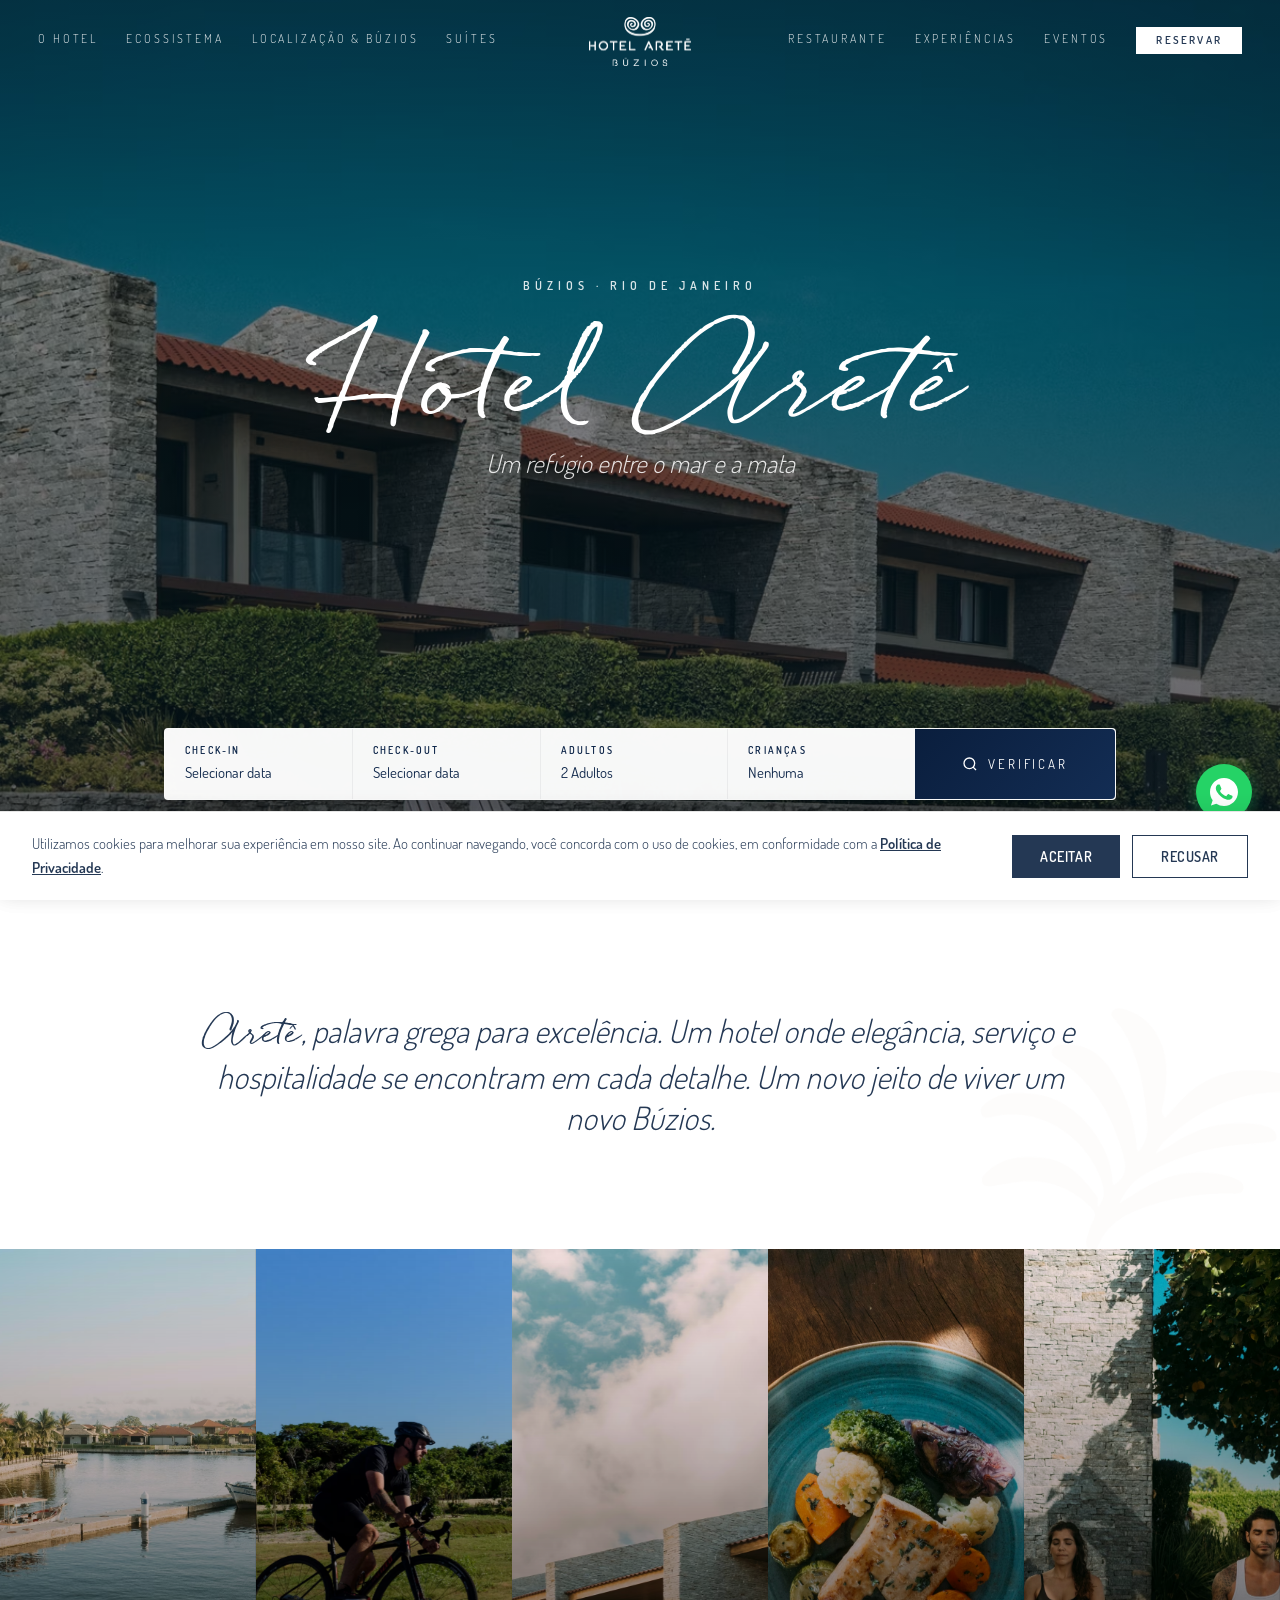
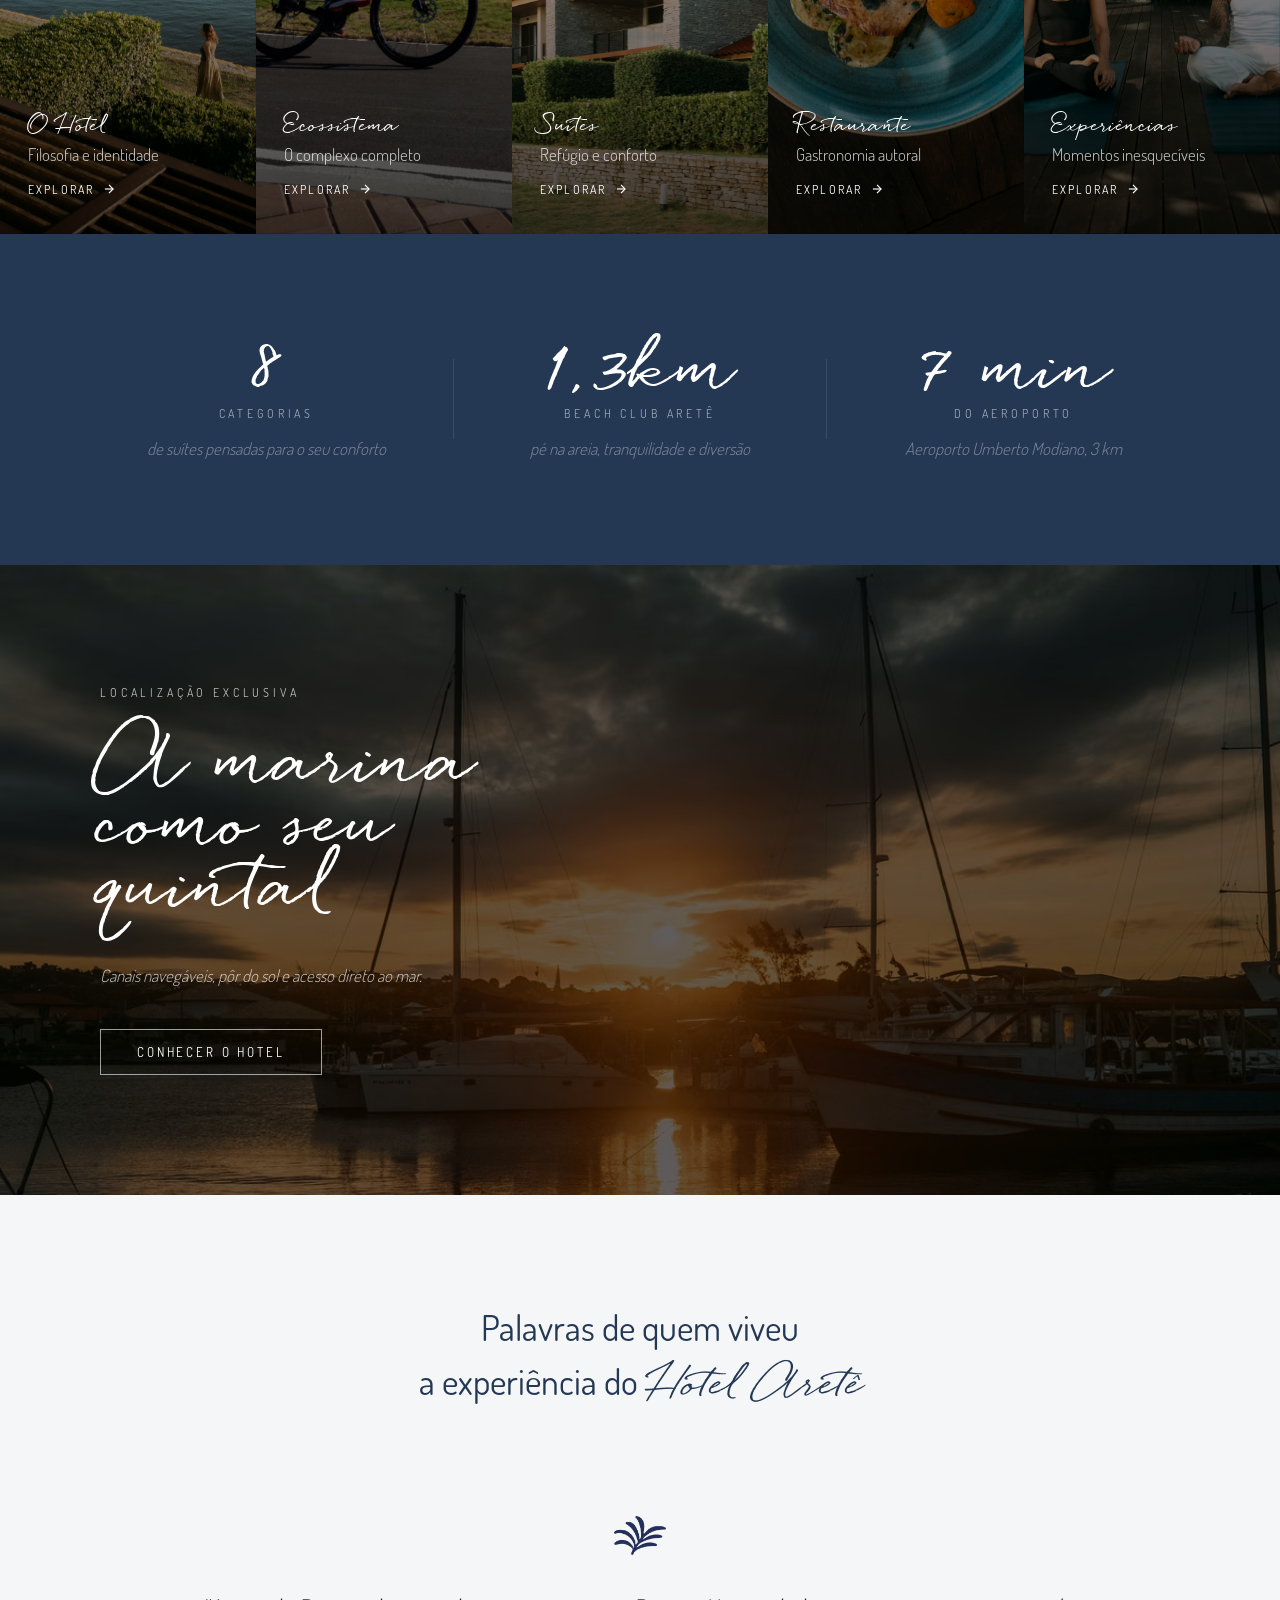
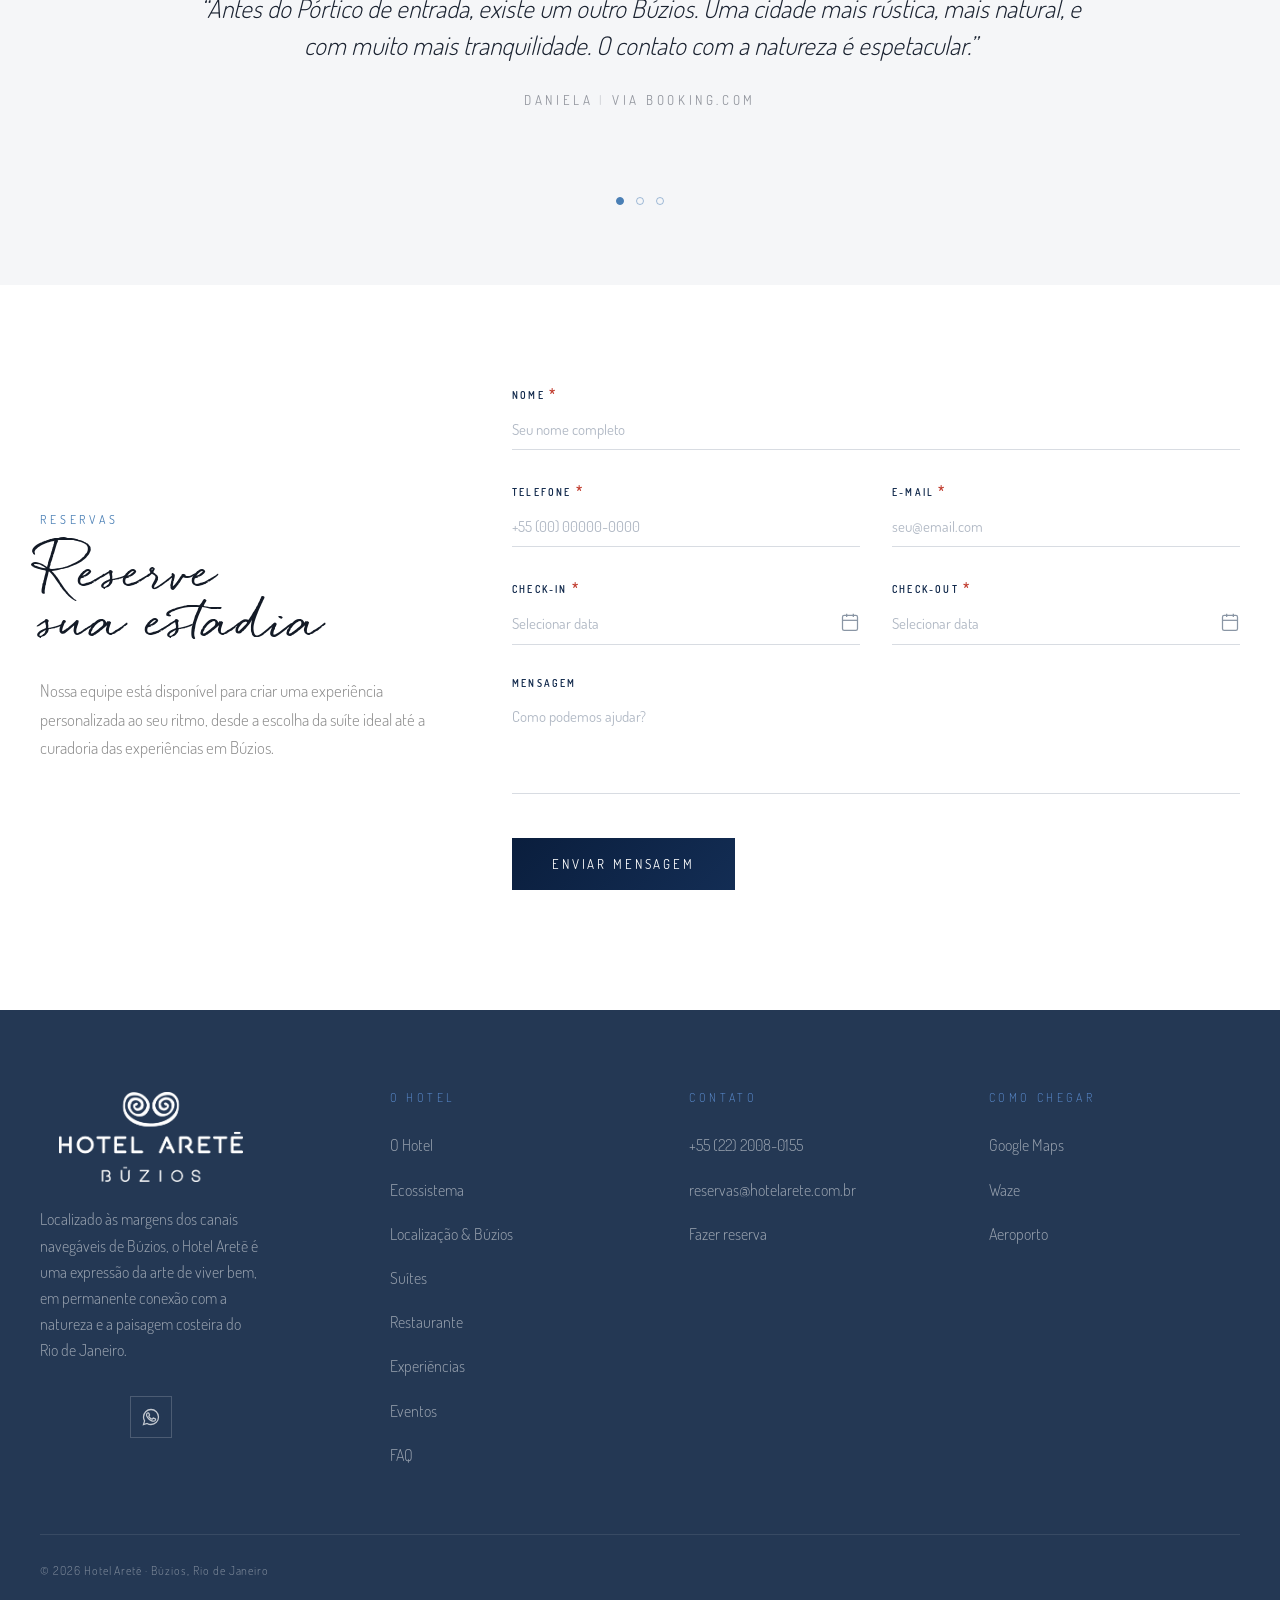
<file: index.html>
﻿<!DOCTYPE html>
<html lang="pt-BR">
<head>
  <meta charset="UTF-8">
  <meta name="viewport" content="width=device-width, initial-scale=1.0">
  <title>Hotel Aretê | Búzios</title>
  <meta name="description" content="Hotel Aretê em Búzios, um refúgio entre o mar e a mata.">
  <link rel="stylesheet" href="assets/css/site.css">
  <link rel="preload" as="image" href="assets/home/HERO-HOTEL.avif" fetchpriority="high">
</head>
<body>
  <header class="site-header">
    <nav class="site-nav" aria-label="Principal">
      <div class="nav-group left">
        <a class="nav-link" href="hotel.html">O Hotel</a>
        <a class="nav-link" href="ecossistema.html">Ecossistema</a>
        <a class="nav-link" href="localizacao.html">Localização & Búzios</a>
        <a class="nav-link" href="suites.html">Suítes</a>
      </div>

      <a class="brand" href="index.html" aria-label="Hotel Aretê Búzios">
        <img class="brand-logo brand-logo-white" src="assets/logos/191010_Marca_Hotel_Arete_Buzios_Vert_Mono.avif" alt="Hotel Aretê Búzios">
        <img class="brand-logo brand-logo-blue" src="assets/logos/191010_Marca_Hotel_Arete_Buzios_Vert_RGB.avif" alt="Hotel Aretê Búzios">
      </a>

      <div class="nav-group right">
        <a class="nav-link" href="restaurante.html">Restaurante</a>
        <a class="nav-link" href="experiencias.html">Experiências</a>
        <a class="nav-link" href="eventos.html">Eventos</a>
        <a class="nav-btn-reservar" href="https://book.omnibees.com/hotel/21102" target="_blank" rel="noopener">Reservar</a>
      </div>
    </nav>
  </header>

  <main>
    <section class="hero hero-home" id="hero" style="background-image:url('assets/home/HERO-HOTEL.avif')">
      <div class="hero-inner">
        <div class="hero-kicker">Búzios · Rio de Janeiro</div>
        <h1 class="hero-title">Hotel <em>Aretê</em></h1>
        <p class="hero-subtitle">Um refúgio entre o mar e a mata</p>
      </div>

      <div class="booking-bar">
        <div class="booking-bar-inner">
          <div class="booking-field custom-select" id="checkinField">
            <label class="booking-label">Check-in</label>
            <div class="booking-display placeholder" id="checkinDisplay">Selecionar data</div>
            <div class="booking-dropdown booking-calendar" id="checkinDropdown">
              <div class="cal-header">
                <button class="cal-nav cal-prev" type="button">&lsaquo;</button>
                <span class="cal-month-label"></span>
                <button class="cal-nav cal-next" type="button">&rsaquo;</button>
              </div>
              <div class="cal-grid">
                <span class="cal-dow">dom</span><span class="cal-dow">seg</span><span class="cal-dow">ter</span><span class="cal-dow">qua</span><span class="cal-dow">qui</span><span class="cal-dow">sex</span><span class="cal-dow">sáb</span>
              </div>
              <div class="cal-days"></div>
            </div>
          </div>
          <div class="booking-field custom-select" id="checkoutField">
            <label class="booking-label">Check-out</label>
            <div class="booking-display placeholder" id="checkoutDisplay">Selecionar data</div>
            <div class="booking-dropdown booking-calendar" id="checkoutDropdown">
              <div class="cal-header">
                <button class="cal-nav cal-prev" type="button">&lsaquo;</button>
                <span class="cal-month-label"></span>
                <button class="cal-nav cal-next" type="button">&rsaquo;</button>
              </div>
              <div class="cal-grid">
                <span class="cal-dow">dom</span><span class="cal-dow">seg</span><span class="cal-dow">ter</span><span class="cal-dow">qua</span><span class="cal-dow">qui</span><span class="cal-dow">sex</span><span class="cal-dow">sáb</span>
              </div>
              <div class="cal-days"></div>
            </div>
          </div>
          <div class="booking-field custom-select" id="adultsField">
            <label class="booking-label">Adultos</label>
            <div class="booking-display" id="adultsDisplay">2 Adultos</div>
            <div class="booking-dropdown" id="adultsDropdown">
              <div class="booking-option selected" data-value="2">2 Adultos</div>
              <div class="booking-option" data-value="1">1 Adulto</div>
              <div class="booking-option" data-value="3">3 Adultos</div>
              <div class="booking-option" data-value="4">4 Adultos</div>
            </div>
          </div>
          <div class="booking-field custom-select" id="childrenField">
            <label class="booking-label">Crianças</label>
            <div class="booking-display" id="childrenDisplay">Nenhuma</div>
            <div class="booking-dropdown" id="childrenDropdown">
              <div class="booking-option selected" data-value="0">Nenhuma</div>
              <div class="booking-option" data-value="1">1 Criança</div>
              <div class="booking-option" data-value="2">2 Crianças</div>
            </div>
          </div>
          <button class="booking-btn" type="button">
            <svg viewBox="0 0 24 24"><circle cx="11" cy="11" r="8"/><line x1="21" y1="21" x2="16.65" y2="16.65"/></svg>
            Verificar
          </button>
        </div>
      </div>
    </section>

    <section class="manifesto manifesto--spaced manifesto--no-lines" id="hotel">
      <div class="manifesto-ghost-bg" aria-hidden="true"></div>
      <div class="manifesto-inner">
        <p class="manifesto-text"><em>Aretê</em>, palavra grega para excelência. Um hotel onde elegância, serviço e hospitalidade se encontram em cada detalhe. Um novo jeito de viver um novo Búzios.</p>
      </div>
    </section>

    <section class="hub">
      <a href="hotel.html" class="hub-panel">
        <div class="hub-panel-bg" style="background-image: url('assets/home/HOME-CARD-O-HOTEL.avif');"></div>
        <div class="hub-panel-overlay"></div>
        <div class="hub-panel-content">
          <span class="hub-number"></span>
          <h2 class="hub-title">O Hotel</h2>
          <p class="hub-subtitle">Filosofia e identidade</p>
          <span class="hub-link">Explorar <svg viewBox="0 0 24 24" width="14" height="14" stroke="currentColor" fill="none" stroke-width="2"><line x1="5" y1="12" x2="19" y2="12"/><polyline points="12 5 19 12 12 19"/></svg></span>
        </div>
      </a>
      <a href="ecossistema.html" class="hub-panel">
        <div class="hub-panel-bg" style="background-image: url('assets/home/arete-pista-ciclismo-mapafotografia%20001.avif');"></div>
        <div class="hub-panel-overlay"></div>
        <div class="hub-panel-content">
          <span class="hub-number"></span>
          <h2 class="hub-title">Ecossistema</h2>
          <p class="hub-subtitle">O complexo completo</p>
          <span class="hub-link">Explorar <svg viewBox="0 0 24 24" width="14" height="14" stroke="currentColor" fill="none" stroke-width="2"><line x1="5" y1="12" x2="19" y2="12"/><polyline points="12 5 19 12 12 19"/></svg></span>
        </div>
      </a>
      <a href="suites.html" class="hub-panel">
        <div class="hub-panel-bg" style="background-image: url('assets/home/HOME-CARD-SUITES.avif');"></div>
        <div class="hub-panel-overlay"></div>
        <div class="hub-panel-content">
          <span class="hub-number"></span>
          <h2 class="hub-title">Suítes</h2>
          <p class="hub-subtitle">Refúgio e conforto</p>
          <span class="hub-link">Explorar <svg viewBox="0 0 24 24" width="14" height="14" stroke="currentColor" fill="none" stroke-width="2"><line x1="5" y1="12" x2="19" y2="12"/><polyline points="12 5 19 12 12 19"/></svg></span>
        </div>
      </a>
      <a href="restaurante.html" class="hub-panel">
        <div class="hub-panel-bg" style="background-image: url('assets/home/HOME-CARD-RESTAURANTE.avif');"></div>
        <div class="hub-panel-overlay"></div>
        <div class="hub-panel-content">
          <span class="hub-number"></span>
          <h2 class="hub-title">Restaurante</h2>
          <p class="hub-subtitle">Gastronomia autoral</p>
          <span class="hub-link">Explorar <svg viewBox="0 0 24 24" width="14" height="14" stroke="currentColor" fill="none" stroke-width="2"><line x1="5" y1="12" x2="19" y2="12"/><polyline points="12 5 19 12 12 19"/></svg></span>
        </div>
      </a>
      <a href="experiencias.html" class="hub-panel">
        <div class="hub-panel-bg" style="background-image: url('assets/home/HOME-CARD-EXPERIENCIAS.avif');"></div>
        <div class="hub-panel-overlay"></div>
        <div class="hub-panel-content">
          <span class="hub-number"></span>
          <h2 class="hub-title">Experiências</h2>
          <p class="hub-subtitle">Momentos inesquecíveis</p>
          <span class="hub-link">Explorar <svg viewBox="0 0 24 24" width="14" height="14" stroke="currentColor" fill="none" stroke-width="2"><line x1="5" y1="12" x2="19" y2="12"/><polyline points="12 5 19 12 12 19"/></svg></span>
        </div>
      </a>
    </section>

    <section class="stats-section">
      <div class="stats-inner">
        <div class="stat-block">
          <div class="stat-number">8</div>
          <div class="stat-label">Categorias</div>
          <div class="stat-desc">de suítes pensadas para o seu conforto</div>
        </div>
        <div class="stat-divider"></div>
        <div class="stat-block">
          <div class="stat-number">1,3km</div>
          <div class="stat-label">Beach Club Aretê</div>
          <div class="stat-desc">pé na areia, tranquilidade e diversão</div>
        </div>
        <div class="stat-divider"></div>
        <div class="stat-block">
          <div class="stat-number">7 min</div>
          <div class="stat-label">do aeroporto</div>
          <div class="stat-desc">Aeroporto Umberto Modiano, 3 km</div>
        </div>
      </div>
    </section>

    <section class="marina-hero">
      <div class="marina-hero-bg" style="background-image: url('assets/home/HOME-MARINA.avif');"></div>
      <div class="marina-hero-overlay"></div>
      <div class="marina-hero-content">
        <div class="marina-eyebrow">Localização Exclusiva</div>
        <h2 class="marina-title">A marina<br>como seu<br>quintal</h2>
        <p class="marina-subtitle">Canais navegáveis, pôr do sol e acesso direto ao mar.</p>
        <a href="hotel.html" class="marina-btn">Conhecer o Hotel</a>
      </div>
    </section>

    <section class="testimonials">
      <h2 class="testimonials-title">Palavras de quem viveu<br>a experiência do <span class="testimonials-title-brand">Hotel Aretê</span></h2>
      <div class="testimonials-slider">
        <div class="testimonial active" data-index="0">
          <img class="quote-icon" src="assets/grafismos/icone-folha-azul.avif" alt="" width="52" height="52">
          <p class="testimonial-text">&ldquo;Antes do Pórtico de entrada, existe um outro Búzios. Uma cidade mais rústica, mais natural, e com muito mais tranquilidade. O contato com a natureza é espetacular.&rdquo;</p>
          <div class="testimonial-author">Daniela <span class="author-divider">|</span> via <a class="author-link" href="https://www.booking.com/hotel/br/arete-buzios.pt-br.html" target="_blank" rel="noopener">Booking.com</a></div>
        </div>
        <div class="testimonial" data-index="1">
          <img class="quote-icon" src="assets/grafismos/ICONE-ESPIRAL-AZUL.avif" alt="" width="52" height="52">
          <p class="testimonial-text">&ldquo;Expectativas superadas. O Hotel é excepcional. Calmo, bem frequentado, limpo, organizado. Como arquiteto, parabenizo e aprecio as instalações, [...]. A vista da Marina, o café da manhã, a hidromassagem e a academia são pontos positivos à parte!&rdquo;</p>
          <div class="testimonial-author">João Siqueira <span class="author-divider">|</span> via <a class="author-link" href="https://www.tripadvisor.pt/Hotel_Review-g303492-d15302800-Reviews-or30-Hotel_Arete-Armacao_dos_Buzios_State_of_Rio_de_Janeiro.html#REVIEWS" target="_blank" rel="noopener">TripAdvisor</a></div>
        </div>
        <div class="testimonial" data-index="2">
          <img class="quote-icon" src="assets/grafismos/ICONE-SOL-AZUL.avif" alt="" width="52" height="52">
          <p class="testimonial-text">&ldquo;Acomodações perfeitas, Quarto com cama maravilhosa, não dá vontade de sair, tudo limpo. Restaurante amplo, o café da manhã muito farto. Atendimentos do restaurante, da recepção, do bar da piscina, e camareiros, tds educados e prestativos. Voltarei.&rdquo;</p>
          <div class="testimonial-author">Helen Morgado <span class="author-divider">|</span> via <a class="author-link" href="https://www.google.com/travel/search?q=hotel%20arete&g2lb=4965990%2C72471280%2C72560029%2C72573224%2C72647020%2C72686036%2C72803964%2C72882230%2C73064764%2C121529350%2C121738283%2C121762713&hl=pt-BR&gl=br&cs=1&ssta=1&ts=CAEaRQonEiUyIzB4OTdhYjdjYmQ2MWFiYTc2MHg1YzNmZmYwOWVlYjFjNzE0EhoSFAoHCOoPEAcYFhIHCOoPEAcYGRgDMgIQAA&qs=CAEyE0Nnb0lsSTdIOVo3aF81OWNFQUU4AkIJCRTHse4J_z9cQgkJFMex7gn_P1w&ap=ugEHcmV2aWV3cw&ictx=111&ved=0CAAQ5JsGahcKEwjYjr_26uaVAxUAAAAAHQAAAAAQAw" target="_blank" rel="noopener">Google</a></div>
        </div>
      </div>
      <div class="testimonials-dots">
        <button class="dot active" data-index="0" aria-label="Depoimento 1"></button>
        <button class="dot" data-index="1" aria-label="Depoimento 2"></button>
        <button class="dot" data-index="2" aria-label="Depoimento 3"></button>
      </div>
    </section>

    <section class="reservations">
      <div class="reservations-inner">
        <div class="reservations-content">
          <div class="reservations-eyebrow">Reservas</div>
          <h2 class="reservations-title">Reserve<br>sua estadia</h2>
          <p class="reservations-desc">Nossa equipe está disponível para criar uma experiência personalizada ao seu ritmo, desde a escolha da suíte ideal até a curadoria das experiências em Búzios.</p>
        </div>
        <div class="reservations-form-wrap">
          <form class="reservations-form" id="resForm" novalidate>
            <div class="form-group">
              <label class="form-label">Nome <span class="required">*</span></label>
              <input type="text" class="form-input" name="nome" placeholder="Seu nome completo" required minlength="3">
              <span class="form-error">Por favor, informe seu nome (mínimo 3 caracteres).</span>
            </div>
            <div class="form-row">
              <div class="form-group">
                <label class="form-label">Telefone <span class="required">*</span></label>
                <input type="tel" class="form-input" name="telefone" placeholder="+55 (00) 00000-0000" required pattern="[\d\s\+\-\(\)]{10,}">
                <span class="form-error">Informe um telefone válido.</span>
              </div>
              <div class="form-group">
                <label class="form-label">E-mail <span class="required">*</span></label>
                <input type="email" class="form-input" name="email" placeholder="seu@email.com" required>
                <span class="form-error">Informe um e-mail válido.</span>
              </div>
            </div>
            <div class="form-row">
              <div class="form-group">
                <label class="form-label">Check-in <span class="required">*</span></label>
                <div class="form-calendar-field" id="resCheckinField">
                  <div class="form-calendar-display placeholder" id="resCheckinDisplay">Selecionar data</div>
                  <svg class="form-icon" viewBox="0 0 24 24" fill="none" stroke="currentColor" stroke-width="1.5"><rect x="3" y="4" width="18" height="18" rx="2"/><line x1="16" y1="2" x2="16" y2="6"/><line x1="8" y1="2" x2="8" y2="6"/><line x1="3" y1="10" x2="21" y2="10"/></svg>
                  <div class="booking-dropdown booking-calendar" id="resCheckinDropdown">
                    <div class="cal-header">
                      <button class="cal-nav cal-prev" type="button">&lsaquo;</button>
                      <span class="cal-month-label"></span>
                      <button class="cal-nav cal-next" type="button">&rsaquo;</button>
                    </div>
                    <div class="cal-grid">
                      <span class="cal-dow">dom</span><span class="cal-dow">seg</span><span class="cal-dow">ter</span><span class="cal-dow">qua</span><span class="cal-dow">qui</span><span class="cal-dow">sex</span><span class="cal-dow">sáb</span>
                    </div>
                    <div class="cal-days"></div>
                  </div>
                </div>
                <span class="form-error">Selecione uma data de check-in.</span>
              </div>
              <div class="form-group">
                <label class="form-label">Check-out <span class="required">*</span></label>
                <div class="form-calendar-field" id="resCheckoutField">
                  <div class="form-calendar-display placeholder" id="resCheckoutDisplay">Selecionar data</div>
                  <svg class="form-icon" viewBox="0 0 24 24" fill="none" stroke="currentColor" stroke-width="1.5"><rect x="3" y="4" width="18" height="18" rx="2"/><line x1="16" y1="2" x2="16" y2="6"/><line x1="8" y1="2" x2="8" y2="6"/><line x1="3" y1="10" x2="21" y2="10"/></svg>
                  <div class="booking-dropdown booking-calendar" id="resCheckoutDropdown">
                    <div class="cal-header">
                      <button class="cal-nav cal-prev" type="button">&lsaquo;</button>
                      <span class="cal-month-label"></span>
                      <button class="cal-nav cal-next" type="button">&rsaquo;</button>
                    </div>
                    <div class="cal-grid">
                      <span class="cal-dow">dom</span><span class="cal-dow">seg</span><span class="cal-dow">ter</span><span class="cal-dow">qua</span><span class="cal-dow">qui</span><span class="cal-dow">sex</span><span class="cal-dow">sáb</span>
                    </div>
                    <div class="cal-days"></div>
                  </div>
                </div>
                <span class="form-error">Selecione uma data de check-out.</span>
              </div>
            </div>
            <div class="form-group">
              <label class="form-label">Mensagem</label>
              <textarea class="form-input form-textarea" name="mensagem" placeholder="Como podemos ajudar?" rows="4"></textarea>
            </div>
            <button type="submit" class="form-btn">Enviar Mensagem</button>
          </form>
          <div class="reservations-success" id="resSuccess" style="display:none;">
            <img class="success-anchor" src="assets/grafismos/icone-ancora-azul.avif" alt="">
            <h3 class="success-title">Mensagem enviada!</h3>
            <p class="success-text">Obrigado pelo contato. Nossa equipe entrará em breve para conversarmos sobre sua experiência no Hotel Aretê.</p>
          </div>
        </div>
      </div>
    </section>

    <section class="footer foot-note">
      <div class="footer-inner">
        <div class="footer-top">
          <div class="footer-brand">
            <a class="brand" href="index.html" aria-label="Hotel Aretê Búzios">
              <img class="brand-logo" src="assets/logos/191010_Marca_Hotel_Arete_Buzios_Vert_Mono.avif" alt="Hotel Aretê Búzios">
            </a>
            <p class="footer-text">Localizado às margens dos canais navegáveis de Búzios, o Hotel Aretê é uma expressão da arte de viver bem, em permanente conexão com a natureza e a paisagem costeira do Rio de Janeiro.</p>
            <div class="socials" aria-label="Redes sociais">
                                      <a class="social" href="https://wa.me/552220080155" target="_blank" rel="noopener" aria-label="WhatsApp"><svg viewBox="0 0 24 24"><path d="M17.472 14.382c-.297-.149-1.758-.867-2.03-.967-.273-.099-.471-.148-.67.15-.197.297-.767.966-.94 1.164-.173.199-.347.223-.644.075-.297-.15-1.255-.463-2.39-1.475-.883-.788-1.48-1.761-1.653-2.059-.173-.297-.018-.458.13-.606.134-.133.298-.347.446-.52.149-.174.198-.298.298-.497.099-.198.05-.371-.025-.52-.075-.149-.669-1.612-.916-2.207-.242-.579-.487-.5-.669-.51-.173-.008-.371-.01-.57-.01-.198 0-.52.074-.792.372-.272.297-1.04 1.016-1.04 2.479 0 1.462 1.065 2.875 1.213 3.074.149.198 2.096 3.2 5.077 4.487.709.306 1.262.489 1.694.625.712.227 1.36.195 1.871.118.571-.085 1.758-.719 2.006-1.413.248-.694.248-1.289.173-1.413-.074-.124-.272-.198-.57-.347z"></path><path d="M12 2C6.477 2 2 6.477 2 12c0 1.89.525 3.66 1.438 5.168L2 22l4.832-1.438A9.955 9.955 0 0 0 12 22c5.523 0 10-4.477 10-10S17.523 2 12 2z"></path></svg></a>
            </div>
          </div>

          <div>
            <div class="footer-title">O Hotel</div>
            <div class="footer-links">
              <a href="hotel.html">O Hotel</a>
              <a href="ecossistema.html">Ecossistema</a>
              <a href="localizacao.html">Localização & Búzios</a>
              <a href="suites.html">Suítes</a>
              <a href="restaurante.html">Restaurante</a>
              <a href="experiencias.html">Experiências</a>
              <a href="eventos.html">Eventos</a>
              <a href="faq.html">FAQ</a>
            </div>
          </div>

          <div>
            <div class="footer-title">Contato</div>
            <div class="footer-links">
              <a class="footer-link" href="tel:+552220080155">+55 (22) 2008-0155</a>
              <a class="footer-link" href="mailto:reservas@hotelarete.com.br">reservas@hotelarete.com.br</a>
              <a class="footer-link" href="https://book.omnibees.com/hotel/21102" target="_blank" rel="noopener">Fazer reserva</a>
            </div>
          </div>

          <div>
            <div class="footer-title">Como chegar</div>
            <div class="footer-links">
              <a class="footer-link" href="https://www.google.com/maps/dir//hotel+arete/data=!4m6!4m5!1m1!4e2!1m2!1m1!1s0x97ab7cbd61aba7:0x5c3fff09eeb1c714?sa=X&ved=1t:155782&ictx=111" target="_blank" rel="noopener">Google Maps</a>
              <a class="footer-link" href="https://waze.com/ul?q=Hotel+Aretê+Búzios" target="_blank" rel="noopener">Waze</a>
              <a class="footer-link" href="https://www.google.com/maps/dir/Hotel+Aret%C3%AA,+Alameda+Andorinhas+-+Lot.+Praia+Baia+Formosa,+Arma%C3%A7%C3%A3o+dos+B%C3%BAzios+-+RJ,+28950-000/Aeroporto+Umberto+Modiano+-+(B%C3%BAzios),+Avenida+Umberto+Modiano,+s%2Fn%C2%B0,+Lote:+13+-+Golfe,+Arma%C3%A7%C3%A3o+dos+B%C3%BAzios+-+RJ,+28958-100/@-22.75636,-41.964345,3630m/data=!3m2!1e3!4b1!4m13!4m12!1m5!1m1!1s0x97ab7cbd61aba7:0x5c3fff09eeb1c714!2m2!1d-41.9563427!2d-22.7490866!1m5!1m1!1s0x97008addd704ad:0xc8fc518f67d72671!2m2!1d-41.9614485!2d-22.7666058?entry=ttu&g_ep=EgoyMDI2MDcxOS4wIKXMDSoASAFQAw%3D%3D" target="_blank" rel="noopener">Aeroporto</a>
            </div>
          </div>
        </div>

        <div class="footer-divider"></div>

        <div class="footer-bottom">
          <span>© 2026 Hotel Aretê · Búzios, Rio de Janeiro</span>
        </div>
      </div>
    </section>
  </main>

  <script>
    const header = document.querySelector('.site-header');
    
    function updateHeader() {
      if (window.scrollY > 80) {
        header.classList.add('scrolled');
      } else {
        header.classList.remove('scrolled');
      }
    }
    
    window.addEventListener('scroll', updateHeader, { passive: true });
    updateHeader();

    // Custom calendar date picker
    const checkinDisplay = document.getElementById('checkinDisplay');
    const checkoutDisplay = document.getElementById('checkoutDisplay');
    const checkinDropdown = document.getElementById('checkinDropdown');
    const checkoutDropdown = document.getElementById('checkoutDropdown');
    let checkinValue = null;
    let checkoutValue = null;
    let activeCal = null; // { type: 'checkin'|'checkout', month, year }

    function formatDate(d) {
      if (!d) return '';
      const dd = String(d.getDate()).padStart(2, '0');
      const mm = String(d.getMonth() + 1).padStart(2, '0');
      return dd + '/' + mm + '/' + d.getFullYear();
    }

    function today() {
      const n = new Date();
      n.setHours(0, 0, 0, 0);
      return n;
    }

    function renderCalendar(container, type) {
      const now = today();
      if (!activeCal || activeCal.type !== type) {
        activeCal = { type: type, month: now.getMonth(), year: now.getFullYear() };
      }
      const m = activeCal.month;
      const y = activeCal.year;
      const monthNames = ['janeiro','fevereiro','março','abril','maio','junho','julho','agosto','setembro','outubro','novembro','dezembro'];

      container.querySelector('.cal-month-label').textContent = monthNames[m] + ' ' + y;

      const daysContainer = container.querySelector('.cal-days');
      daysContainer.innerHTML = '';

      const firstDay = new Date(y, m, 1).getDay();
      const daysInMonth = new Date(y, m + 1, 0).getDate();

      // Min date: today for checkin, checkin+1 for checkout
      let minDate = now;
      if (type === 'checkout' && checkinValue) {
        minDate = new Date(checkinValue);
        minDate.setDate(minDate.getDate() + 1);
      }

      // Empty cells before first day
      for (let i = 0; i < firstDay; i++) {
        const empty = document.createElement('div');
        empty.className = 'cal-day empty';
        daysContainer.appendChild(empty);
      }

      for (let d = 1; d <= daysInMonth; d++) {
        const btn = document.createElement('button');
        btn.type = 'button';
        btn.className = 'cal-day';
        btn.textContent = d;
        const thisDate = new Date(y, m, d);

        if (thisDate < minDate) {
          btn.classList.add('disabled');
        }
        if (thisDate.getTime() === now.getTime()) {
          btn.classList.add('today');
        }
        // Selected
        const selected = type === 'checkin' ? checkinValue : checkoutValue;
        if (selected && thisDate.getTime() === selected.getTime()) {
          btn.classList.add('selected');
        }
        // Range highlight
        if (checkinValue && checkoutValue) {
          if (thisDate > checkinValue && thisDate < checkoutValue) {
            btn.classList.add('in-range');
          }
          if (checkinValue.getTime() === thisDate.getTime()) btn.classList.add('range-start');
          if (checkoutValue.getTime() === thisDate.getTime()) btn.classList.add('range-end');
        }

        btn.addEventListener('click', function() {
          if (type === 'checkin') {
            checkinValue = thisDate;
            checkinDisplay.textContent = formatDate(checkinValue);
            checkinDisplay.classList.remove('placeholder');
            checkoutValue = null;
            checkoutDisplay.textContent = 'Selecionar data';
            checkoutDisplay.classList.add('placeholder');
          } else {
            checkoutValue = thisDate;
            checkoutDisplay.textContent = formatDate(checkoutValue);
            checkoutDisplay.classList.remove('placeholder');
          }
          checkinDropdown.classList.remove('open');
          checkoutDropdown.classList.remove('open');
        });

        daysContainer.appendChild(btn);
      }
    }

    // Nav buttons
    checkinDropdown.querySelector('.cal-prev').addEventListener('click', function(e) {
      e.stopPropagation();
      activeCal.month--;
      if (activeCal.month < 0) { activeCal.month = 11; activeCal.year--; }
      renderCalendar(checkinDropdown, 'checkin');
    });
    checkinDropdown.querySelector('.cal-next').addEventListener('click', function(e) {
      e.stopPropagation();
      activeCal.month++;
      if (activeCal.month > 11) { activeCal.month = 0; activeCal.year++; }
      renderCalendar(checkinDropdown, 'checkin');
    });
    checkoutDropdown.querySelector('.cal-prev').addEventListener('click', function(e) {
      e.stopPropagation();
      activeCal.month--;
      if (activeCal.month < 0) { activeCal.month = 11; activeCal.year--; }
      renderCalendar(checkoutDropdown, 'checkout');
    });
    checkoutDropdown.querySelector('.cal-next').addEventListener('click', function(e) {
      e.stopPropagation();
      activeCal.month++;
      if (activeCal.month > 11) { activeCal.month = 0; activeCal.year++; }
      renderCalendar(checkoutDropdown, 'checkout');
    });

    document.getElementById('checkinField').addEventListener('click', function(e) {
      if (e.target.closest('.booking-calendar')) return;
      document.querySelectorAll('.booking-dropdown.open').forEach(function(d) { d.classList.remove('open'); });
      renderCalendar(checkinDropdown, 'checkin');
      checkinDropdown.classList.add('open');
    });
    document.getElementById('checkoutField').addEventListener('click', function(e) {
      if (e.target.closest('.booking-calendar')) return;
      document.querySelectorAll('.booking-dropdown.open').forEach(function(d) { d.classList.remove('open'); });
      renderCalendar(checkoutDropdown, 'checkout');
      checkoutDropdown.classList.add('open');
    });

    // Custom select dropdowns (adults/children only)
    document.querySelectorAll('.booking-field.custom-select').forEach(function(field) {
      if (field.id === 'checkinField' || field.id === 'checkoutField') return;
      var display = field.querySelector('.booking-display');
      var dropdown = field.querySelector('.booking-dropdown');
      var options = dropdown.querySelectorAll('.booking-option');
      
      field.addEventListener('click', function(e) {
        var option = e.target.closest('.booking-option');
        if (option) {
          options.forEach(function(o) { o.classList.remove('selected'); });
          option.classList.add('selected');
          display.textContent = option.textContent;
          dropdown.classList.remove('open');
          return;
        }
        // Toggle dropdown
        document.querySelectorAll('.booking-dropdown.open').forEach(function(d) {
          if (d !== dropdown) d.classList.remove('open');
        });
        dropdown.classList.toggle('open');
      });
    });

    // Close dropdowns on outside click
    document.addEventListener('click', function(e) {
      if (!e.target.closest('.booking-field.custom-select') && !e.target.closest('.form-calendar-field')) {
        document.querySelectorAll('.booking-dropdown.open').forEach(function(d) {
          d.classList.remove('open');
        });
      }
    });

    // Booking button
    var selectedAdults = '2';
    var selectedChildren = '0';

    function fmtDate(d) {
      var day = d.getDate();
      var mon = d.getMonth() + 1;
      return (day < 10 ? '0' : '') + day + (mon < 10 ? '0' : '') + mon + d.getFullYear();
    }

    document.querySelector('.booking-btn').addEventListener('click', function() {
      var ci = checkinValue ? fmtDate(checkinValue) : '';
      var co = checkoutValue ? fmtDate(checkoutValue) : '';
      var ad = document.querySelector('#adultsDropdown .selected').dataset.value;
      var ch = document.querySelector('#childrenDropdown .selected').dataset.value;

      if (!ci || !co) {
        alert('Por favor, selecione as datas de check-in e check-out.');
        return;
      }

      var url = 'https://book.omnibees.com/hotelresults?c=11107&q=21102&currencyId=16&lang=pt-BR&hotel_folder=&NRooms=1&version=4'
        + '&CheckIn=' + ci + '&CheckOut=' + co
        + '&ad=' + ad + '&ch=' + ch + '&ag=0'
        + '&mobile=true&Code=&group_code=';
      window.location.href = url;
    });

    // Testimonials slider
    (function() {
      var testimonials = document.querySelectorAll('.testimonial');
      var dots = document.querySelectorAll('.dot');
      var current = 0;
      var interval = null;
      var delay = 5000;

      function goTo(index) {
        if (index === current) return;
        testimonials[current].classList.remove('active');
        dots[current].classList.remove('active');
        var prev = current;
        current = index;
        setTimeout(function() {
          testimonials[current].classList.add('active');
          dots[current].classList.add('active');
        }, 800);
      }

      function next() {
        goTo((current + 1) % testimonials.length);
      }

      function startTimer() {
        stopTimer();
        interval = setInterval(next, delay);
      }

      function stopTimer() {
        if (interval) clearInterval(interval);
      }

      dots.forEach(function(dot) {
        dot.addEventListener('click', function() {
          goTo(parseInt(this.dataset.index));
          startTimer();
        });
      });

      var slider = document.querySelector('.testimonials');
      slider.addEventListener('mouseenter', stopTimer);
      slider.addEventListener('mouseleave', startTimer);

      var touchStartX = 0;
      var touchEndX = 0;
      var swipeThreshold = 50;

      slider.addEventListener('touchstart', function(e) {
        touchStartX = e.changedTouches[0].screenX;
        stopTimer();
      }, { passive: true });

      slider.addEventListener('touchend', function(e) {
        touchEndX = e.changedTouches[0].screenX;
        var diff = touchStartX - touchEndX;
        if (Math.abs(diff) > swipeThreshold) {
          if (diff > 0) {
            goTo((current + 1) % testimonials.length);
          } else {
            goTo((current - 1 + testimonials.length) % testimonials.length);
          }
        }
        startTimer();
      }, { passive: true });

      startTimer();
    })();

    // Reservations form - custom calendar + validation
    (function() {
      var form = document.getElementById('resForm');
      var successMsg = document.getElementById('resSuccess');
      if (!form) return;

      // Custom calendar for form
      var resCheckinValue = null;
      var resCheckoutValue = null;
      var resCal = null;
      var months = ['jan','fev','mar','abr','mai','jun','jul','ago','set','out','nov','dez'];
      var fullMonths = ['janeiro','fevereiro','março','abril','maio','junho','julho','agosto','setembro','outubro','novembro','dezembro'];

      function formatResDate(d) {
        if (!d) return '';
        return d.getDate() + ' ' + months[d.getMonth()] + ' ' + d.getFullYear();
      }

      function renderResCalendar(container, type) {
        var now = new Date();
        now.setHours(0,0,0,0);
        if (!resCal || resCal.type !== type) {
          resCal = { type: type, month: now.getMonth(), year: now.getFullYear() };
        }
        var m = resCal.month;
        var y = resCal.year;
        container.querySelector('.cal-month-label').textContent = fullMonths[m] + ' ' + y;
        var daysContainer = container.querySelector('.cal-days');
        daysContainer.innerHTML = '';
        var firstDay = new Date(y, m, 1).getDay();
        var daysInMonth = new Date(y, m + 1, 0).getDate();
        var minDate = now;
        if (type === 'checkout' && resCheckinValue) {
          minDate = new Date(resCheckinValue);
          minDate.setDate(minDate.getDate() + 1);
        }
        for (var i = 0; i < firstDay; i++) {
          var empty = document.createElement('div');
          empty.className = 'cal-day empty';
          daysContainer.appendChild(empty);
        }
        for (var d = 1; d <= daysInMonth; d++) {
          var btn = document.createElement('button');
          btn.type = 'button';
          btn.className = 'cal-day';
          btn.textContent = d;
          var thisDate = new Date(y, m, d);
          if (thisDate < minDate) btn.classList.add('disabled');
          if (thisDate.getTime() === now.getTime()) btn.classList.add('today');
          var selected = type === 'checkin' ? resCheckinValue : resCheckoutValue;
          if (selected && thisDate.getTime() === selected.getTime()) btn.classList.add('selected');
          if (resCheckinValue && resCheckoutValue) {
            if (thisDate > resCheckinValue && thisDate < resCheckoutValue) btn.classList.add('in-range');
            if (resCheckinValue.getTime() === thisDate.getTime()) btn.classList.add('range-start');
            if (resCheckoutValue.getTime() === thisDate.getTime()) btn.classList.add('range-end');
          }
          (function(date, t) {
            btn.addEventListener('click', function() {
              if (t === 'checkin') {
                resCheckinValue = date;
                document.getElementById('resCheckinDisplay').textContent = formatResDate(date);
                document.getElementById('resCheckinDisplay').classList.remove('placeholder');
                resCheckoutValue = null;
                document.getElementById('resCheckoutDisplay').textContent = 'Selecionar data';
                document.getElementById('resCheckoutDisplay').classList.add('placeholder');
              } else {
                resCheckoutValue = date;
                document.getElementById('resCheckoutDisplay').textContent = formatResDate(date);
                document.getElementById('resCheckoutDisplay').classList.remove('placeholder');
              }
              document.getElementById('resCheckinDropdown').classList.remove('open');
              document.getElementById('resCheckoutDropdown').classList.remove('open');
              form.querySelectorAll('.form-group').forEach(function(g) {
                if (g.querySelector('.form-calendar-field')) g.classList.remove('invalid');
              });
            });
          })(thisDate, type);
          daysContainer.appendChild(btn);
        }
      }

      var resCheckinField = document.getElementById('resCheckinField');
      var resCheckoutField = document.getElementById('resCheckoutField');
      var resCheckinDropdown = document.getElementById('resCheckinDropdown');
      var resCheckoutDropdown = document.getElementById('resCheckoutDropdown');

      resCheckinField.addEventListener('click', function(e) {
        if (e.target.closest('.booking-calendar')) return;
        document.querySelectorAll('.booking-dropdown.open').forEach(function(d) { d.classList.remove('open'); });
        renderResCalendar(resCheckinDropdown, 'checkin');
        resCheckinDropdown.classList.add('open');
      });
      resCheckoutField.addEventListener('click', function(e) {
        if (e.target.closest('.booking-calendar')) return;
        document.querySelectorAll('.booking-dropdown.open').forEach(function(d) { d.classList.remove('open'); });
        renderResCalendar(resCheckoutDropdown, 'checkout');
        resCheckoutDropdown.classList.add('open');
      });

      resCheckinDropdown.querySelector('.cal-prev').addEventListener('click', function(e) {
        e.stopPropagation();
        resCal.month--;
        if (resCal.month < 0) { resCal.month = 11; resCal.year--; }
        renderResCalendar(resCheckinDropdown, 'checkin');
      });
      resCheckinDropdown.querySelector('.cal-next').addEventListener('click', function(e) {
        e.stopPropagation();
        resCal.month++;
        if (resCal.month > 11) { resCal.month = 0; resCal.year++; }
        renderResCalendar(resCheckinDropdown, 'checkin');
      });
      resCheckoutDropdown.querySelector('.cal-prev').addEventListener('click', function(e) {
        e.stopPropagation();
        resCal.month--;
        if (resCal.month < 0) { resCal.month = 11; resCal.year--; }
        renderResCalendar(resCheckoutDropdown, 'checkout');
      });
      resCheckoutDropdown.querySelector('.cal-next').addEventListener('click', function(e) {
        e.stopPropagation();
        resCal.month++;
        if (resCal.month > 11) { resCal.month = 0; resCal.year++; }
        renderResCalendar(resCheckoutDropdown, 'checkout');
      });

      document.addEventListener('click', function(e) {
        if (!e.target.closest('.form-calendar-field') && !e.target.closest('.booking-field.custom-select')) {
          document.querySelectorAll('.booking-dropdown.open').forEach(function(d) { d.classList.remove('open'); });
        }
      });

      // Phone formatter
      var phoneInput = form.querySelector('input[name="telefone"]');
      if (phoneInput) {
        phoneInput.addEventListener('input', function(e) {
          var val = this.value.replace(/\D/g, '');
          var formatted = '';
          if (val.length > 0) formatted = '+' + val.substring(0, 2);
          if (val.length > 2) formatted += ' (' + val.substring(2, 4);
          if (val.length > 4) formatted += ') ' + val.substring(4, 10);
          if (val.length > 10) formatted += '-' + val.substring(10, 15);
          this.value = formatted;
        });
      }

      // Auto-grow textarea
      var textarea = form.querySelector('.form-textarea');
      if (textarea) {
        textarea.addEventListener('input', function() {
          this.style.height = 'auto';
          this.style.height = this.scrollHeight + 'px';
        });
      }

      // Clear error on input
      form.querySelectorAll('.form-input').forEach(function(input) {
        input.addEventListener('input', function() {
          this.closest('.form-group').classList.remove('invalid');
        });
        input.addEventListener('change', function() {
          this.closest('.form-group').classList.remove('invalid');
        });
      });

      // Validate + submit
      form.addEventListener('submit', function(e) {
        e.preventDefault();
        var valid = true;
        var groups = form.querySelectorAll('.form-group');

        groups.forEach(function(g) {
          var input = g.querySelector('.form-input');
          var calField = g.querySelector('.form-calendar-field');
          var ok = true;

          if (input) {
            var val = input.value.trim();
            if (input.required && !val) {
              ok = false;
            } else if (input.type === 'email' && val) {
              ok = /^[^\s@]+@[^\s@]+\.[^\s@]+$/.test(val);
            } else if (input.name === 'telefone' && val) {
              ok = /[\d\s\+\-\(\)]{10,}/.test(val);
            } else if (input.name === 'nome' && val) {
              ok = val.length >= 3;
            }
          }

          if (calField) {
            if (calField.id === 'resCheckinField' && !resCheckinValue) ok = false;
            if (calField.id === 'resCheckoutField' && !resCheckoutValue) ok = false;
          }

          if (!ok) {
            g.classList.add('invalid');
            valid = false;
          } else {
            g.classList.remove('invalid');
          }
        });

        if (valid) {
          form.style.display = 'none';
          successMsg.style.display = 'block';
        }
      });
    })();
  </script>
  <script src="assets/js/lazy-bg.js"></script>
  <script src="assets/js/mobile-nav.js"></script>
  <script src="assets/js/cookie-consent.js"></script>

  <!-- Sticky Booking Bar -->
  <div class="sticky-booking" id="stickyBooking"><button type="button" class="sticky-booking-close" aria-label="Fechar barra de reserva">&times;</button>
    <div class="sticky-booking-inner">
      <div class="booking-field custom-select" id="stickyCheckinField">
        <label class="booking-label">Check-in</label>
        <div class="booking-display placeholder" id="stickyCheckinDisplay">Selecionar data</div>
        <div class="booking-dropdown booking-calendar" id="stickyCheckinDropdown">
          <div class="cal-header">
            <button class="cal-nav cal-prev" type="button">&lsaquo;</button>
            <span class="cal-month-label"></span>
            <button class="cal-nav cal-next" type="button">&rsaquo;</button>
          </div>
          <div class="cal-grid">
            <span class="cal-dow">dom</span><span class="cal-dow">seg</span><span class="cal-dow">ter</span><span class="cal-dow">qua</span><span class="cal-dow">qui</span><span class="cal-dow">sex</span><span class="cal-dow">sáb</span>
          </div>
          <div class="cal-days"></div>
        </div>
      </div>
      <div class="booking-field custom-select" id="stickyCheckoutField">
        <label class="booking-label">Check-out</label>
        <div class="booking-display placeholder" id="stickyCheckoutDisplay">Selecionar data</div>
        <div class="booking-dropdown booking-calendar" id="stickyCheckoutDropdown">
          <div class="cal-header">
            <button class="cal-nav cal-prev" type="button">&lsaquo;</button>
            <span class="cal-month-label"></span>
            <button class="cal-nav cal-next" type="button">&rsaquo;</button>
          </div>
          <div class="cal-grid">
            <span class="cal-dow">dom</span><span class="cal-dow">seg</span><span class="cal-dow">ter</span><span class="cal-dow">qua</span><span class="cal-dow">qui</span><span class="cal-dow">sex</span><span class="cal-dow">sáb</span>
          </div>
          <div class="cal-days"></div>
        </div>
      </div>
      <div class="booking-field custom-select" id="stickyAdultsField">
        <label class="booking-label">Adultos</label>
        <div class="booking-display" id="stickyAdultsDisplay">2 Adultos</div>
        <div class="booking-dropdown" id="stickyAdultsDropdown">
          <div class="booking-option selected" data-value="2">2 Adultos</div>
          <div class="booking-option" data-value="1">1 Adulto</div>
          <div class="booking-option" data-value="3">3 Adultos</div>
          <div class="booking-option" data-value="4">4 Adultos</div>
        </div>
      </div>
      <div class="booking-field custom-select" id="stickyChildrenField">
        <label class="booking-label">Crianças</label>
        <div class="booking-display" id="stickyChildrenDisplay">Nenhuma</div>
        <div class="booking-dropdown" id="stickyChildrenDropdown">
          <div class="booking-option selected" data-value="0">Nenhuma</div>
          <div class="booking-option" data-value="1">1 Criança</div>
          <div class="booking-option" data-value="2">2 Crianças</div>
        </div>
      </div>
      <button type="button" class="booking-btn">
        <svg viewBox="0 0 24 24"><circle cx="11" cy="11" r="8"/><line x1="21" y1="21" x2="16.65" y2="16.65"/></svg>
        Reservar</button></div></div><script src="assets/js/sticky-booking.js"></script>

  <!-- WhatsApp Float -->
  <a href="#resForm" class="whatsapp-float" aria-label="Fale conosco pelo formulário">
    <svg viewBox="0 0 32 32" xmlns="http://www.w3.org/2000/svg"><path d="M16.004 0h-.008C7.174 0 0 7.176 0 16c0 3.5 1.132 6.744 3.058 9.374L1.054 31.29l6.118-1.988A15.907 15.907 0 0016.004 32C24.826 32 32 24.822 32 16S24.826 0 16.004 0zm9.31 22.6c-.39 1.1-1.932 2.014-3.158 2.28-.84.18-1.936.322-5.636-1.21-4.74-1.962-7.79-6.79-8.024-7.106-.226-.316-1.86-2.476-1.86-4.722 0-2.246 1.18-3.348 1.6-3.804.39-.456.924-.57 1.23-.57.314 0 .628.002.904.016.29.014.68-.11 1.062.81.39.95 1.33 3.242 1.446 3.48.116.238.194.514.038.83-.154.316-.23.512-.458.79-.228.278-.48.62-.686.832-.228.238-.466.494-.198.97.268.476 1.192 1.97 2.56 3.19 1.762 1.57 3.242 2.056 3.718 2.284.476.228.754.19 1.032-.116.278-.306 1.19-1.386 1.506-1.862.316-.476.632-.394 1.074-.238.444.156 2.812 1.326 3.296 1.568.484.242.806.364.926.566.12.202.12 1.168-.272 2.268z"/></svg>
  </a>
</body>
</html>
</file>
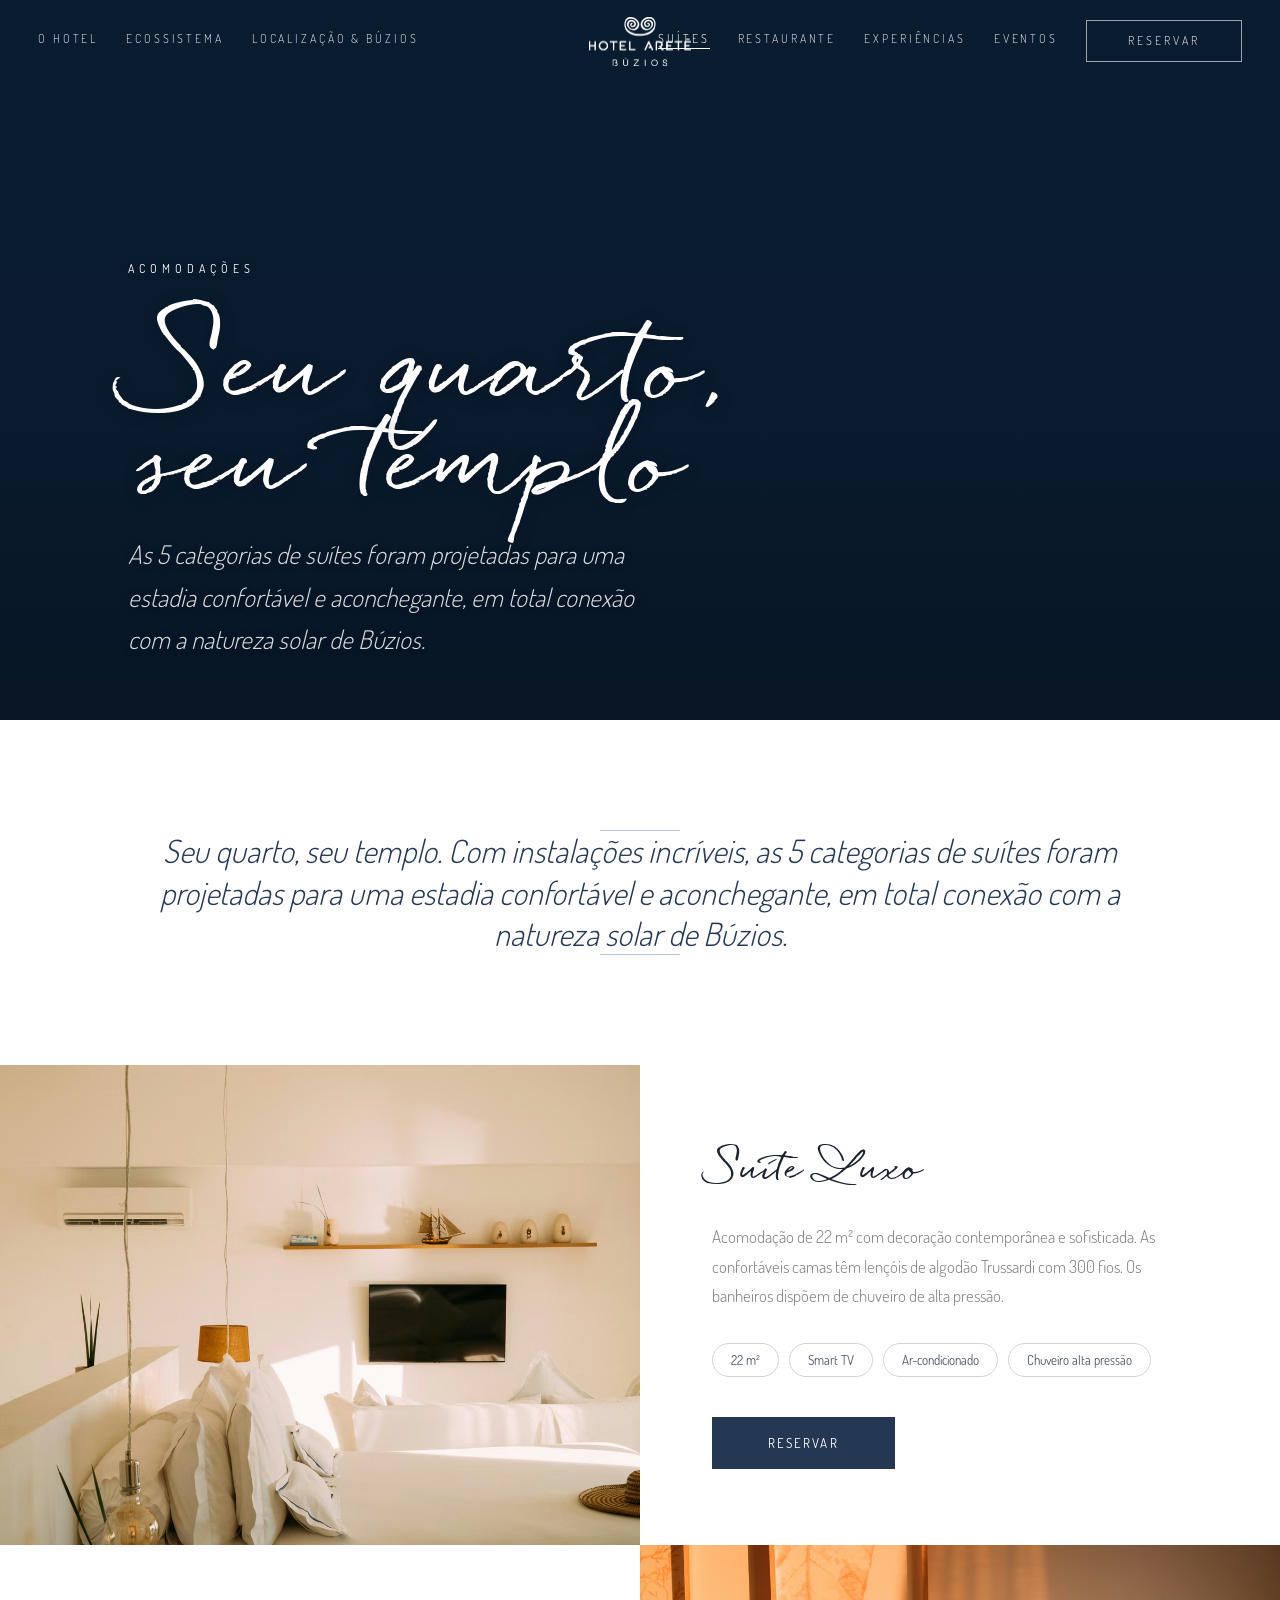
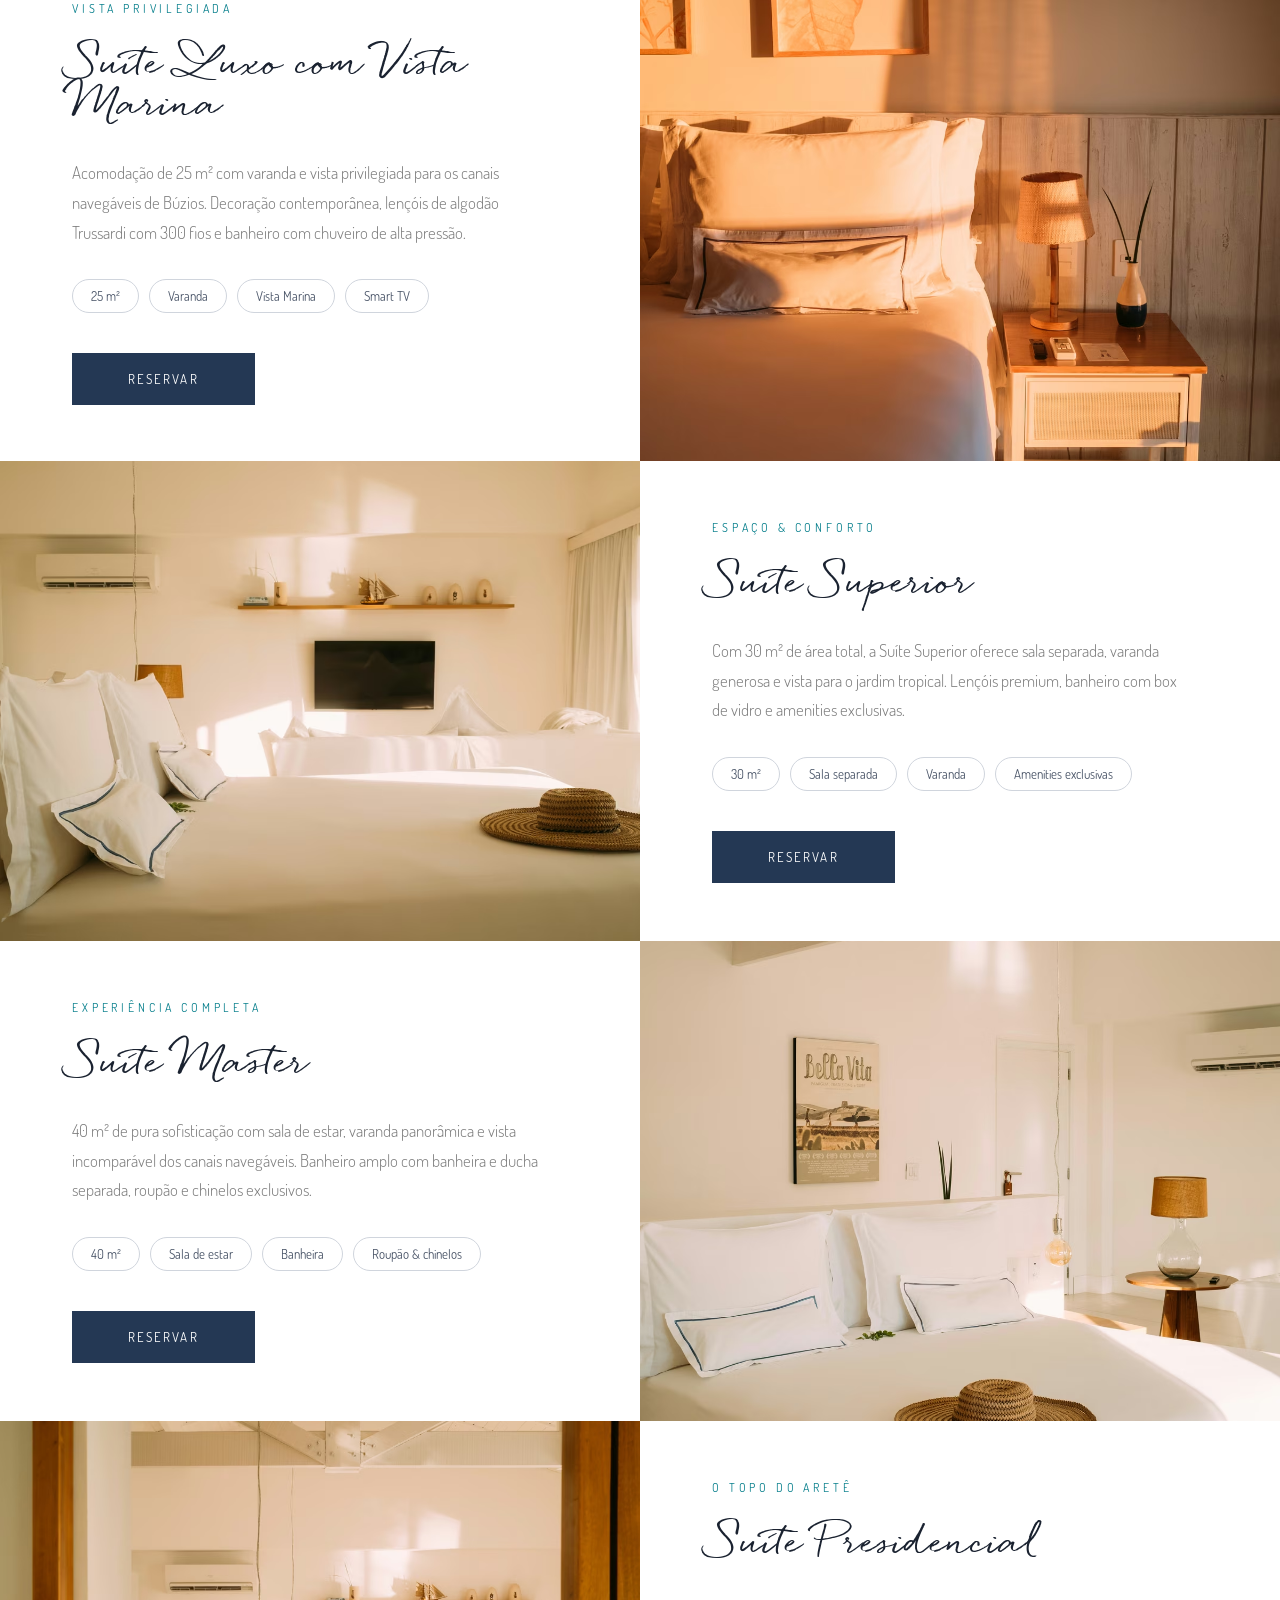
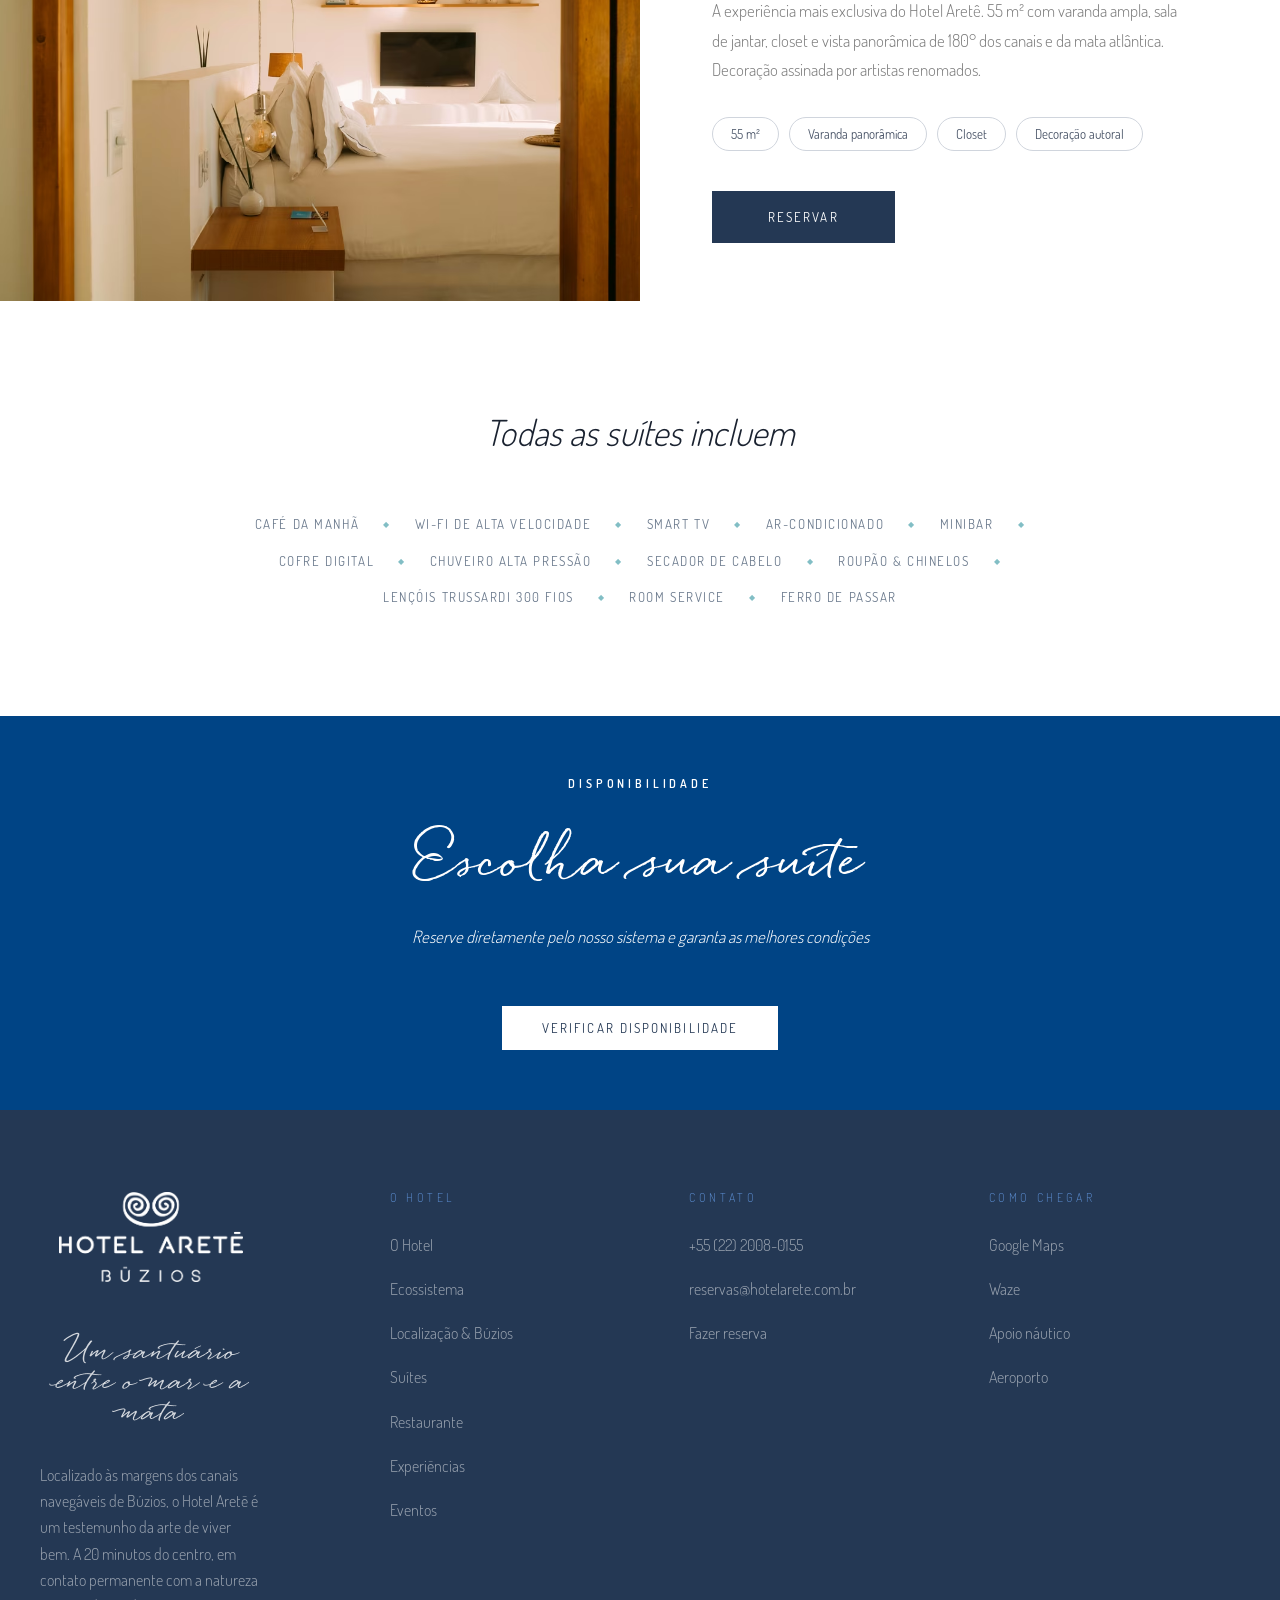
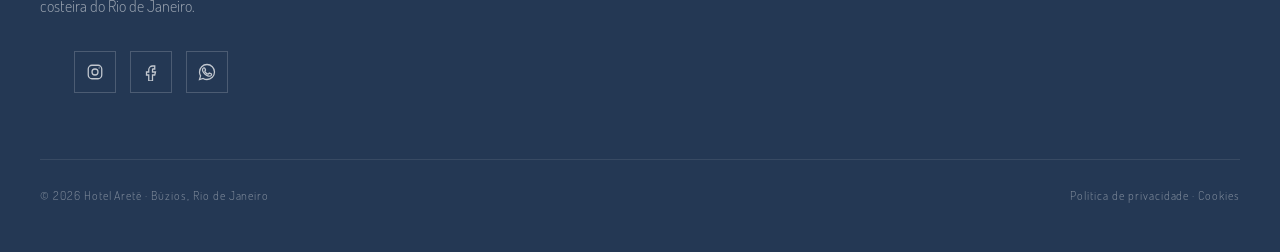
<file: acomodacoes.html>
<!DOCTYPE html>
<html lang="pt-BR">
<head>
  <meta charset="UTF-8">
  <meta name="viewport" content="width=device-width, initial-scale=1.0">
  <title>Acomodações | Hotel Aretê</title>
  <meta name="description" content="Conheça as suítes do Hotel Aretê em Búzios.">
  <link rel="stylesheet" href="assets/css/site.css">
</head>
<body>
  <header class="site-header">
    <nav class="site-nav" aria-label="Principal">
      <div class="nav-group left">
        <a class="nav-link" href="hotel.html">O Hotel</a>
        <a class="nav-link" href="ecossistema.html">Ecossistema</a>
        <a class="nav-link" href="localizacao.html">Localização & Búzios</a>
      </div>
      <a class="brand" href="index.html" aria-label="Hotel Aretê Búzios">
        <img class="brand-logo brand-logo-white" src="assets/logos/191010_Marca_Hotel_Arete_Buzios_Vert_Mono.png" alt="Hotel Aretê Búzios">
        <img class="brand-logo brand-logo-blue" src="assets/logos/191010_Marca_Hotel_Arete_Buzios_Vert_RGB.png" alt="Hotel Aretê Búzios">
      </a>
      <div class="nav-group right">
        <a class="nav-link" href="suites.html" aria-current="page">Suítes</a>
        <a class="nav-link" href="restaurante.html">Restaurante</a>
        <a class="nav-link" href="experiencias.html">Experiências</a>
        <a class="nav-link" href="eventos.html">Eventos</a>
        <a class="nav-cta" href="restaurante.html">Reservar</a>
      </div>
    </nav>
  </header>

  <main>
    <!-- Hero -->
    <section class="hero hero-rooms hero-subpage">
      <div class="hero-inner">
        <div class="hero-kicker">Acomodações</div>
        <h1 class="hero-title">Seu quarto,<br>seu templo</h1>
        <p class="hero-subtitle">As 5 categorias de suítes foram projetadas para uma estadia confortável e aconchegante, em total conexão com a natureza solar de Búzios.</p>
      </div>
      <div class="hero-scroll">
        <span class="hero-scroll-text">Descobrir</span>
        <div class="hero-scroll-line"></div>
      </div>
    </section>

    <!-- Manifesto -->
    <section class="manifesto manifesto--wide">
      <div class="manifesto-inner">
        <p class="manifesto-text">Seu quarto, seu templo. Com instalações incríveis, as 5 categorias de suítes foram projetadas para uma estadia confortável e aconchegante, em total conexão com a natureza solar de Búzios.</p>
      </div>
    </section>

    <!-- Suíte Luxo -->
    <section class="suite-block">
      <div class="suite-image" style="background-image:url('assets/shared/DSCF4195.avif')" aria-hidden="true"></div>
      <div class="suite-content">
        <h3 class="suite-title">Suíte Luxo</h3>
        <p class="suite-text">Acomodação de 22 m² com decoração contemporânea e sofisticada. As confortáveis camas têm lençóis de algodão Trussardi com 300 fios. Os banheiros dispõem de chuveiro de alta pressão.</p>
        <div class="suite-badges">
          <span class="suite-badge">22 m²</span>
          <span class="suite-badge">Smart TV</span>
          <span class="suite-badge">Ar-condicionado</span>
          <span class="suite-badge">Chuveiro alta pressão</span>
        </div>
        <a class="suite-btn" href="#">Reservar</a>
      </div>
    </section>

    <!-- Suíte Luxo com Vista Marina -->
    <section class="suite-block suite-block-reverse">
      <div class="suite-content">
        <div class="suite-eyebrow">Vista Privilegiada</div>
        <h3 class="suite-title">Suíte Luxo com Vista Marina</h3>
        <p class="suite-text">Acomodação de 25 m² com varanda e vista privilegiada para os canais navegáveis de Búzios. Decoração contemporânea, lençóis de algodão Trussardi com 300 fios e banheiro com chuveiro de alta pressão.</p>
        <div class="suite-badges">
          <span class="suite-badge">25 m²</span>
          <span class="suite-badge">Varanda</span>
          <span class="suite-badge">Vista Marina</span>
          <span class="suite-badge">Smart TV</span>
        </div>
        <a class="suite-btn" href="#">Reservar</a>
      </div>
      <div class="suite-image" style="background-image:url('assets/shared/DSCF4283.avif')" aria-hidden="true"></div>
    </section>

    <!-- Suíte Superior -->
    <section class="suite-block">
      <div class="suite-image" style="background-image:url('assets/shared/DSCF4185.avif')" aria-hidden="true"></div>
      <div class="suite-content">
        <div class="suite-eyebrow">Espaço & Conforto</div>
        <h3 class="suite-title">Suíte Superior</h3>
        <p class="suite-text">Com 30 m² de área total, a Suíte Superior oferece sala separada, varanda generosa e vista para o jardim tropical. Lençóis premium, banheiro com box de vidro e amenities exclusivas.</p>
        <div class="suite-badges">
          <span class="suite-badge">30 m²</span>
          <span class="suite-badge">Sala separada</span>
          <span class="suite-badge">Varanda</span>
          <span class="suite-badge">Amenities exclusivas</span>
        </div>
        <a class="suite-btn" href="#">Reservar</a>
      </div>
    </section>

    <!-- Suíte Master -->
    <section class="suite-block suite-block-reverse">
      <div class="suite-content">
        <div class="suite-eyebrow">Experiência Completa</div>
        <h3 class="suite-title">Suíte Master</h3>
        <p class="suite-text">40 m² de pura sofisticação com sala de estar, varanda panorâmica e vista incomparável dos canais navegáveis. Banheiro amplo com banheira e ducha separada, roupão e chinelos exclusivos.</p>
        <div class="suite-badges">
          <span class="suite-badge">40 m²</span>
          <span class="suite-badge">Sala de estar</span>
          <span class="suite-badge">Banheira</span>
          <span class="suite-badge">Roupão & chinelos</span>
        </div>
        <a class="suite-btn" href="#">Reservar</a>
      </div>
      <div class="suite-image" style="background-image:url('assets/shared/DSCF4192.avif')" aria-hidden="true"></div>
    </section>

    <!-- Suíte Presidencial -->
    <section class="suite-block">
      <div class="suite-image" style="background-image:url('assets/shared/DSCF4182.avif')" aria-hidden="true"></div>
      <div class="suite-content">
        <div class="suite-eyebrow">O Topo do Aretê</div>
        <h3 class="suite-title">Suíte Presidencial</h3>
        <p class="suite-text">A experiência mais exclusiva do Hotel Aretê. 55 m² com varanda ampla, sala de jantar, closet e vista panorâmica de 180° dos canais e da mata atlântica. Decoração assinada por artistas renomados.</p>
        <div class="suite-badges">
          <span class="suite-badge">55 m²</span>
          <span class="suite-badge">Varanda panorâmica</span>
          <span class="suite-badge">Closet</span>
          <span class="suite-badge">Decoração autoral</span>
        </div>
        <a class="suite-btn" href="#">Reservar</a>
      </div>
    </section>

    <!-- Todas as suítes incluem -->
    <section class="amenities-section">
      <div class="amenities-inner">
        <h3 class="amenities-title">Todas as suítes incluem</h3>
        <div class="amenities-list">
          <span>Café da manhã</span>
          <span class="amenities-sep">◆</span>
          <span>Wi-fi de alta velocidade</span>
          <span class="amenities-sep">◆</span>
          <span>Smart TV</span>
          <span class="amenities-sep">◆</span>
          <span>Ar-condicionado</span>
          <span class="amenities-sep">◆</span>
          <span>Minibar</span>
          <span class="amenities-sep">◆</span>
          <span>Cofre digital</span>
          <span class="amenities-sep">◆</span>
          <span>Chuveiro alta pressão</span>
          <span class="amenities-sep">◆</span>
          <span>Secador de cabelo</span>
          <span class="amenities-sep">◆</span>
          <span>Roupão &amp; chinelos</span>
          <span class="amenities-sep">◆</span>
          <span>Lençóis Trussardi 300 fios</span>
          <span class="amenities-sep">◆</span>
          <span>Room service</span>
          <span class="amenities-sep">◆</span>
          <span>Ferro de passar</span>
        </div>
      </div>
    </section>

    <!-- Escolha sua suíte -->
    <section class="cta-section">
      <div class="cta-inner">
        <div class="cta-eyebrow">Disponibilidade</div>
        <h2 class="cta-title">Escolha sua suíte</h2>
        <p class="cta-subtitle">Reserve diretamente pelo nosso sistema e garanta as melhores condições</p>
        <a class="cta-btn" href="#">Verificar disponibilidade</a>
      </div>
    </section>

    <!-- Footer -->
    <section class="footer foot-note">
      <div class="footer-inner">
        <div class="footer-top">
          <div class="footer-brand">
            <a class="brand" href="index.html" aria-label="Hotel Aretê Búzios">
              <img class="brand-logo" src="assets/logos/191010_Marca_Hotel_Arete_Buzios_Vert_Mono.png" alt="Hotel Aretê Búzios">
            </a>
            <p class="footer-tagline">Um santuário entre o mar e a mata</p>
            <p class="footer-text">Localizado às margens dos canais navegáveis de Búzios, o Hotel Aretê é um testemunho da arte de viver bem. A 20 minutos do centro, em contato permanente com a natureza costeira do Rio de Janeiro.</p>
            <div class="socials" aria-label="Redes sociais">
              <a class="social" href="#" aria-label="Instagram"><svg viewBox="0 0 24 24"><rect x="3" y="3" width="18" height="18" rx="5"></rect><circle cx="12" cy="12" r="4"></circle><circle cx="17.5" cy="6.5" r="0.8" fill="currentColor" stroke="none"></circle></svg></a>
              <a class="social" href="#" aria-label="Facebook"><svg viewBox="0 0 24 24"><path d="M14 8h3V4h-3a5 5 0 0 0-5 5v3H6v4h3v8h5v-8h3l1-4h-4V9a1 1 0 0 1 1-1z"></path></svg></a>
              <a class="social" href="#" aria-label="WhatsApp"><svg viewBox="0 0 24 24"><path d="M17.472 14.382c-.297-.149-1.758-.867-2.03-.967-.273-.099-.471-.148-.67.15-.197.297-.767.966-.94 1.164-.173.199-.347.223-.644.075-.297-.15-1.255-.463-2.39-1.475-.883-.788-1.48-1.761-1.653-2.059-.173-.297-.018-.458.13-.606.134-.133.298-.347.446-.52.149-.174.198-.298.298-.497.099-.198.05-.371-.025-.52-.075-.149-.669-1.612-.916-2.207-.242-.579-.487-.5-.669-.51-.173-.008-.371-.01-.57-.01-.198 0-.52.074-.792.372-.272.297-1.04 1.016-1.04 2.479 0 1.462 1.065 2.875 1.213 3.074.149.198 2.096 3.2 5.077 4.487.709.306 1.262.489 1.694.625.712.227 1.36.195 1.871.118.571-.085 1.758-.719 2.006-1.413.248-.694.248-1.289.173-1.413-.074-.124-.272-.198-.57-.347z"></path><path d="M12 2C6.477 2 2 6.477 2 12c0 1.89.525 3.66 1.438 5.168L2 22l4.832-1.438A9.955 9.955 0 0 0 12 22c5.523 0 10-4.477 10-10S17.523 2 12 2z"></path></svg></a>
            </div>
          </div>

          <div>
            <div class="footer-title">O Hotel</div>
            <div class="footer-links">
              <a href="hotel.html">O Hotel</a>
              <a href="ecossistema.html">Ecossistema</a>
              <a href="localizacao.html">Localização & Búzios</a>
              <a href="suites.html">Suítes</a>
              <a href="restaurante.html">Restaurante</a>
              <a href="experiencias.html">Experiências</a>
              <a href="eventos.html">Eventos</a>
            </div>
          </div>

          <div>
            <div class="footer-title">Contato</div>
            <div class="footer-links">
              <span class="footer-text">+55 (22) 2008-0155</span>
              <span class="footer-text">reservas@hotelarete.com.br</span>
              <span class="footer-text">Fazer reserva</span>
            </div>
          </div>

          <div>
            <div class="footer-title">Como chegar</div>
            <div class="footer-links">
              <span class="footer-text">Google Maps</span>
              <span class="footer-text">Waze</span>
              <span class="footer-text">Apoio náutico</span>
              <span class="footer-text">Aeroporto</span>
            </div>
          </div>
        </div>

        <div class="footer-divider"></div>

        <div class="footer-bottom">
          <span>© 2026 Hotel Aretê · Búzios, Rio de Janeiro</span>
          <span>Política de privacidade · Cookies</span>
        </div>
      </div>
    </section>
  </main>

  <script>
    const header = document.querySelector('.site-header');
    function updateHeader() {
      if (window.scrollY > 80) { header.classList.add('scrolled'); }
      else { header.classList.remove('scrolled'); }
    }
    window.addEventListener('scroll', updateHeader, { passive: true });
    updateHeader();
  </script>
</body>
</html>
</file>
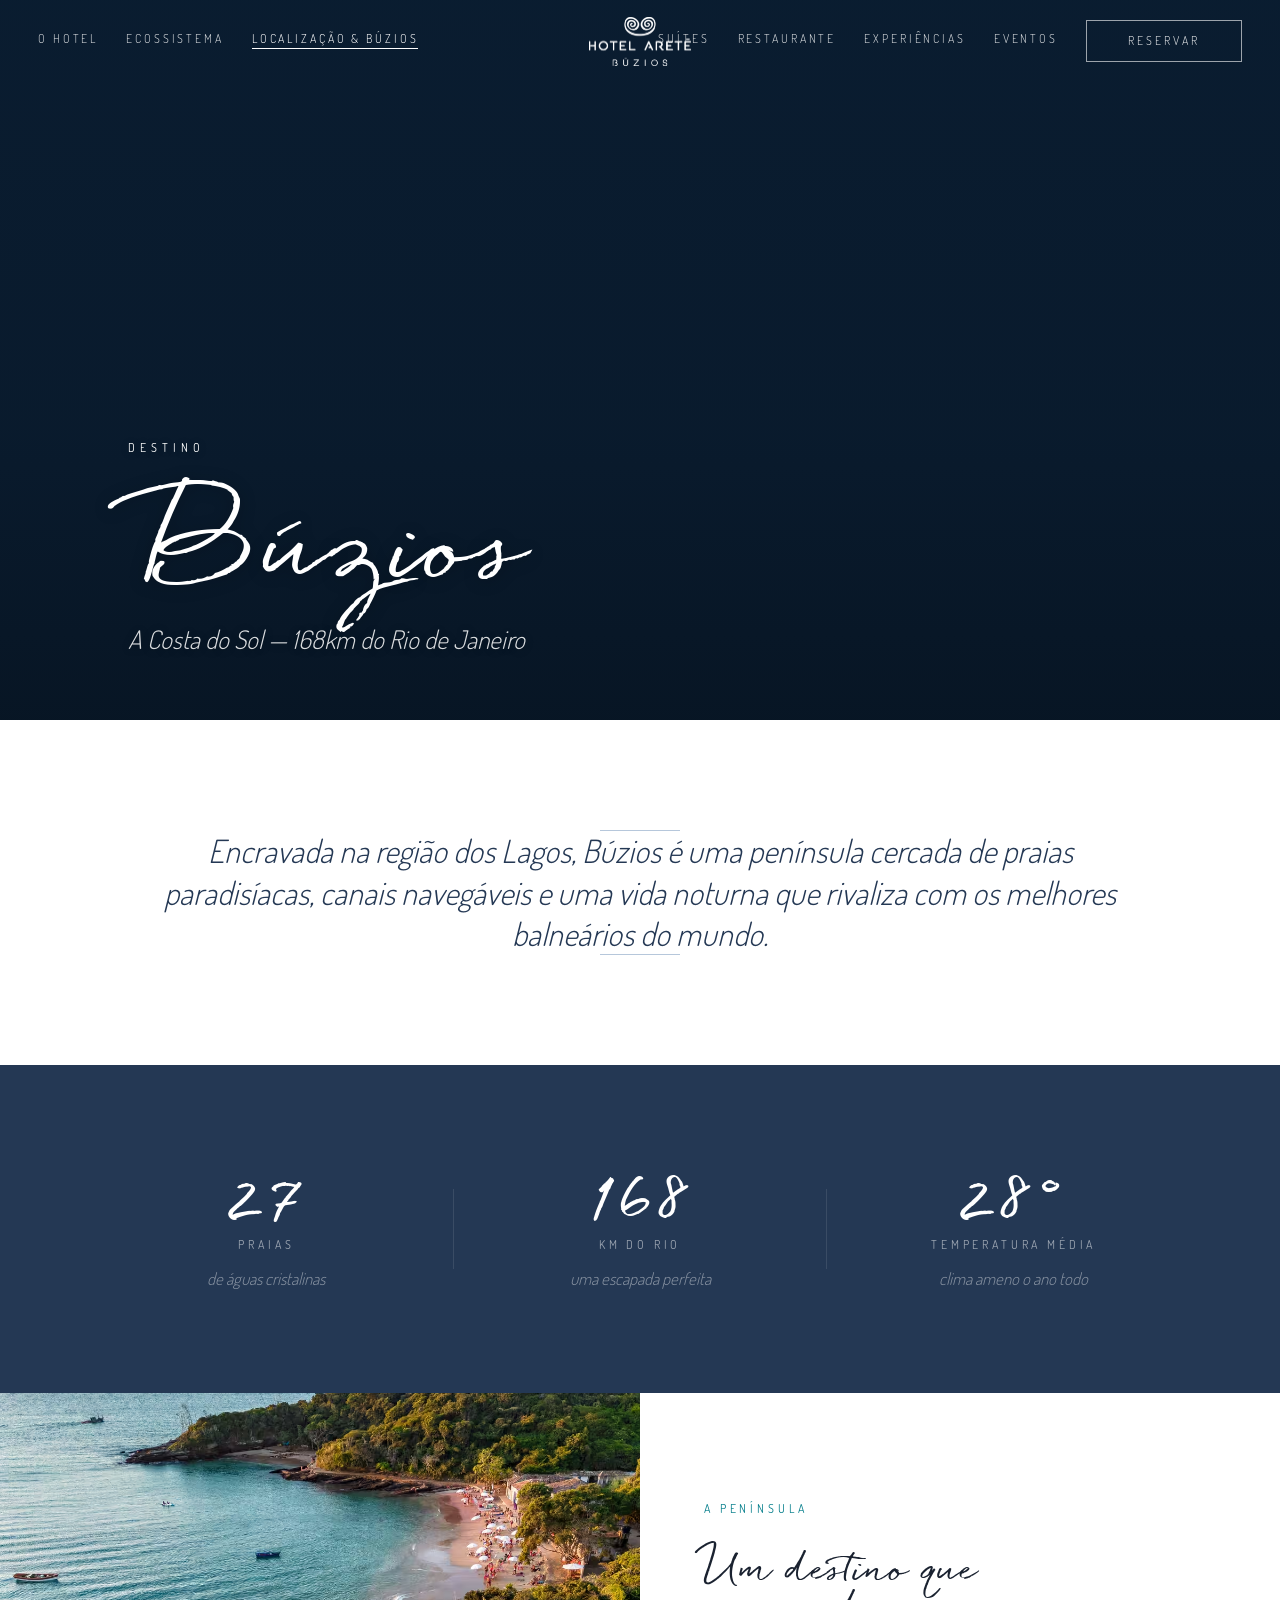
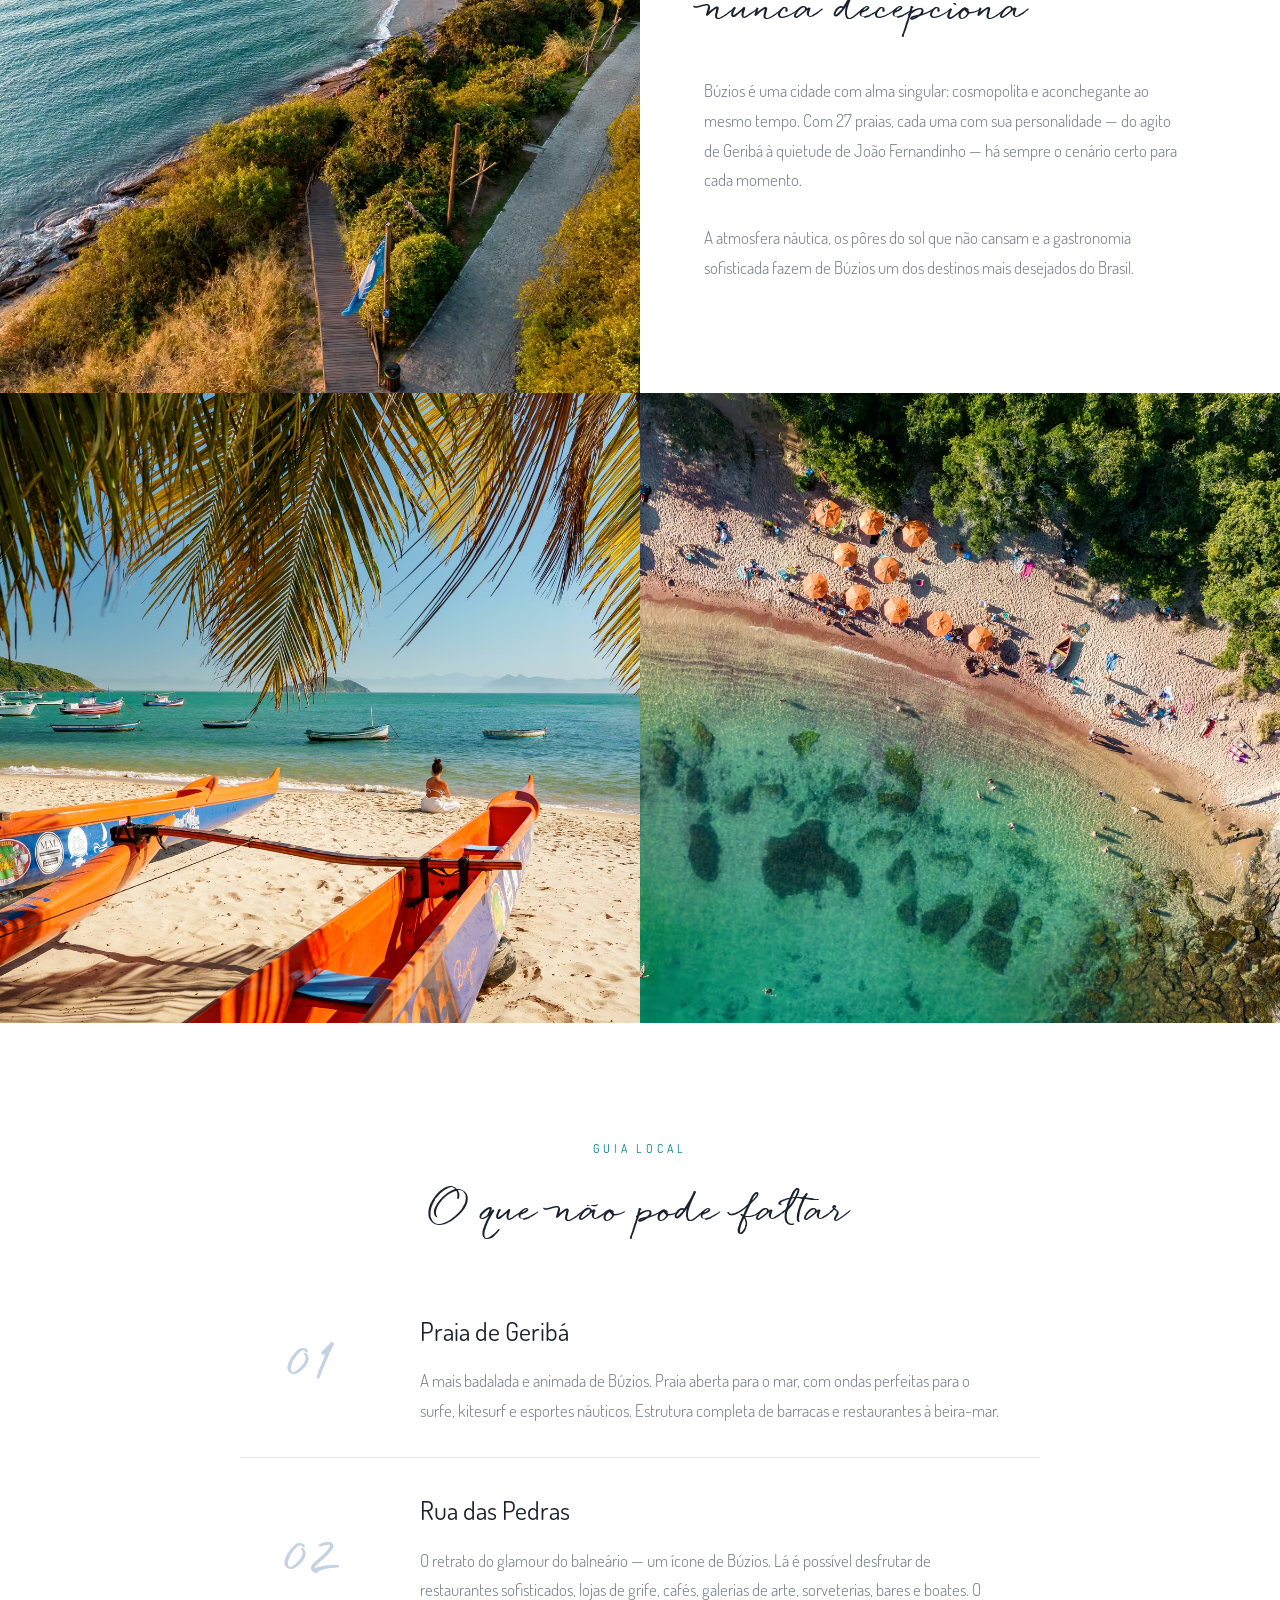
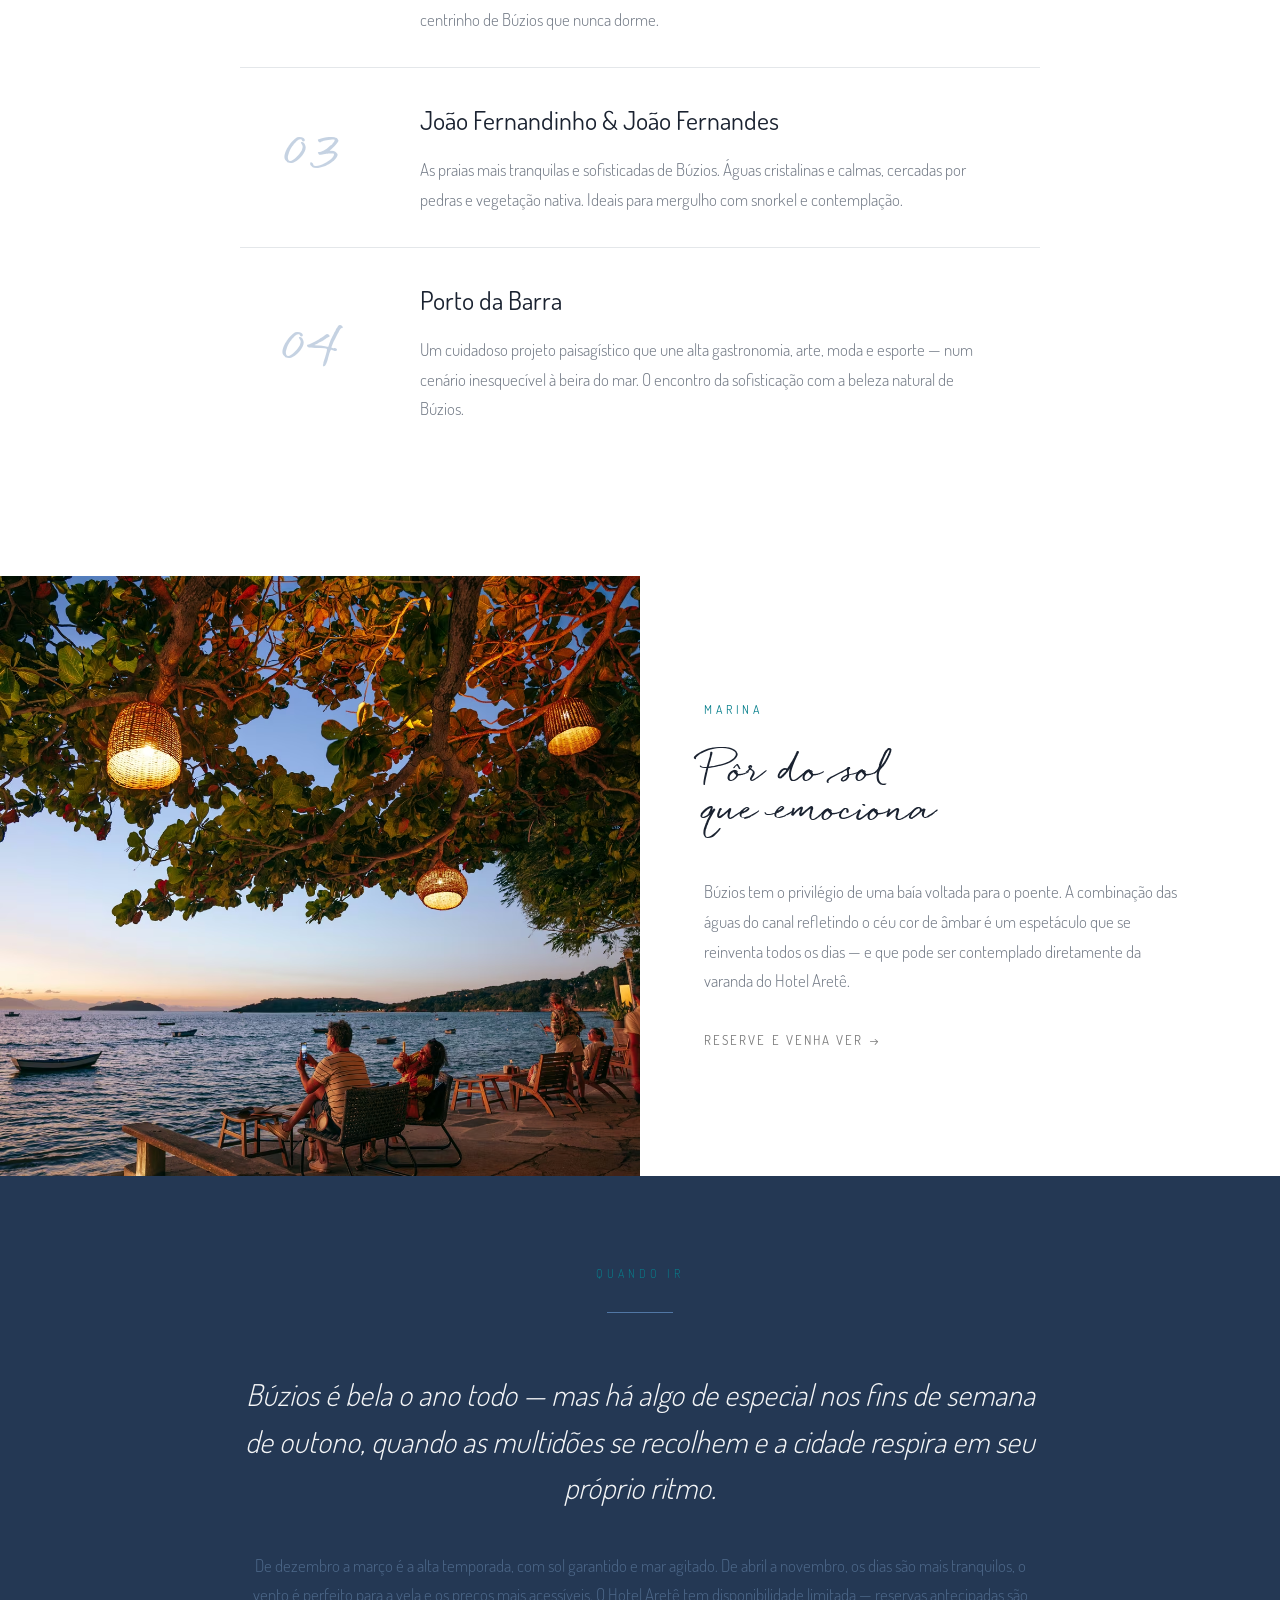
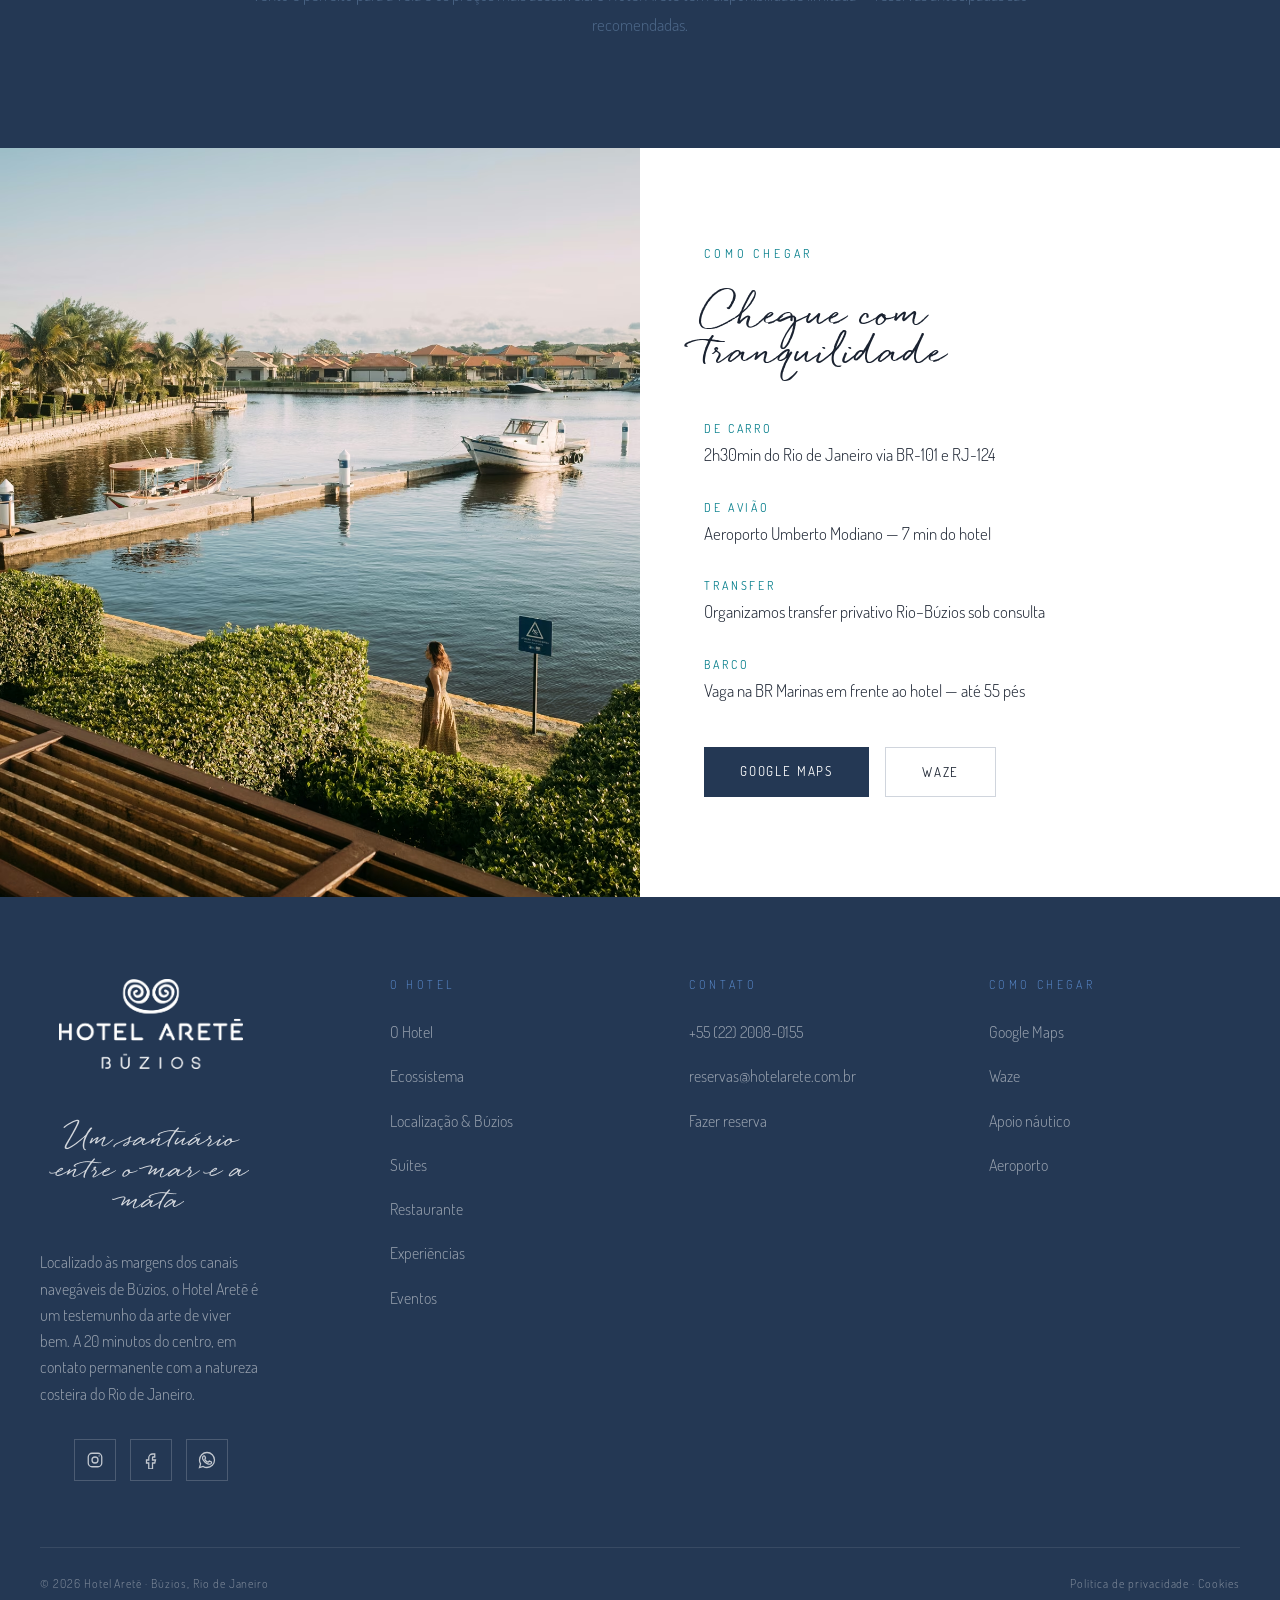
<file: buzios.html>
<!DOCTYPE html>
<html lang="pt-BR">
<head>
  <meta charset="UTF-8">
  <meta name="viewport" content="width=device-width, initial-scale=1.0">
  <title>Búzios | Hotel Aretê</title>
  <meta name="description" content="Guia de Búzios e localização do Hotel Aretê.">
  <link rel="stylesheet" href="assets/css/site.css">
</head>
<body>
  <header class="site-header">
    <nav class="site-nav" aria-label="Principal">
      <div class="nav-group left">
        <a class="nav-link" href="hotel.html">O Hotel</a>
        <a class="nav-link" href="ecossistema.html">Ecossistema</a>
        <a class="nav-link" href="localizacao.html" aria-current="page">Localização & Búzios</a>
      </div>
      <a class="brand" href="index.html" aria-label="Hotel Aretê Búzios">
        <img class="brand-logo brand-logo-white" src="assets/logos/191010_Marca_Hotel_Arete_Buzios_Vert_Mono.png" alt="Hotel Aretê Búzios">
        <img class="brand-logo brand-logo-blue" src="assets/logos/191010_Marca_Hotel_Arete_Buzios_Vert_RGB.png" alt="Hotel Aretê Búzios">
      </a>
      <div class="nav-group right">
        <a class="nav-link" href="suites.html">Suítes</a>
        <a class="nav-link" href="restaurante.html">Restaurante</a>
        <a class="nav-link" href="experiencias.html">Experiências</a>
        <a class="nav-link" href="eventos.html">Eventos</a>
        <a class="nav-cta" href="restaurante.html">Reservar</a>
      </div>
    </nav>
  </header>
  <main>
    <section class="hero hero-buzios hero-subpage">
      <div class="hero-inner">
        <div class="hero-kicker">Destino</div>
        <h1 class="hero-title">Búzios</h1>
        <p class="hero-subtitle">A Costa do Sol — 168km do Rio de Janeiro</p>
      </div>
      <div class="hero-scroll">
        <span class="hero-scroll-text">Descobrir</span>
        <div class="hero-scroll-line"></div>
      </div>
    </section>

    <!-- Manifesto -->
    <section class="manifesto manifesto--wide">
      <div class="manifesto-inner">
        <p class="manifesto-text">Encravada na região dos Lagos, Búzios é uma península cercada de praias paradisíacas, canais navegáveis e uma vida noturna que rivaliza com os melhores balneários do mundo.</p>
      </div>
    </section>

    <!-- Estatísticas -->
    <section class="stats-section">
      <div class="stats-inner">
        <div class="stat-col">
          <div class="stat-number">27</div>
          <div class="stat-label">Praias</div>
          <div class="stat-sub">de águas cristalinas</div>
        </div>
        <div class="stat-divider"></div>
        <div class="stat-col">
          <div class="stat-number">168</div>
          <div class="stat-label">Km do Rio</div>
          <div class="stat-sub">uma escapada perfeita</div>
        </div>
        <div class="stat-divider"></div>
        <div class="stat-col">
          <div class="stat-number">28°</div>
          <div class="stat-label">Temperatura Média</div>
          <div class="stat-sub">clima ameno o ano todo</div>
        </div>
      </div>
    </section>

    <!-- A Península -->
    <section class="nature-split">
      <div class="nature-split-image" style="background-image:url('assets/buzios/BUZIOS-AZEDA.avif')" aria-hidden="true"></div>
      <div class="nature-split-content">
        <div class="eyebrow">A Península</div>
        <h2 class="nature-split-title">Um destino que<br>nunca decepciona</h2>
        <p class="nature-split-text">Búzios é uma cidade com alma singular: cosmopolita e aconchegante ao mesmo tempo. Com 27 praias, cada uma com sua personalidade — do agito de Geribá à quietude de João Fernandinho — há sempre o cenário certo para cada momento.</p>
        <p class="nature-split-text">A atmosfera náutica, os pôres do sol que não cansam e a gastronomia sofisticada fazem de Búzios um dos destinos mais desejados do Brasil.</p>
      </div>
    </section>

    <!-- Galeria -->
    <section class="dual-gallery">
      <div class="dual-gallery-img" style="background-image:url('assets/buzios/BUZIOS-ARMACAO.avif')" aria-hidden="true"></div>
      <div class="dual-gallery-img" style="background-image:url('assets/buzios/BUZIOS-FORNO.avif')" aria-hidden="true"></div>
    </section>

    <!-- O que não pode faltar -->
    <section class="differentials">
      <div class="differentials-header">
        <div class="eyebrow">Guia Local</div>
        <h2 class="differentials-title">O que não pode faltar</h2>
      </div>
      <div class="differentials-list">
        <div class="diff-item">
          <div class="diff-numeral">01</div>
          <div class="diff-content">
            <h3 class="diff-heading">Praia de Geribá</h3>
            <p class="diff-text">A mais badalada e animada de Búzios. Praia aberta para o mar, com ondas perfeitas para o surfe, kitesurf e esportes náuticos. Estrutura completa de barracas e restaurantes à beira-mar.</p>
          </div>
        </div>
        <div class="diff-item">
          <div class="diff-numeral">02</div>
          <div class="diff-content">
            <h3 class="diff-heading">Rua das Pedras</h3>
            <p class="diff-text">O retrato do glamour do balneário — um ícone de Búzios. Lá é possível desfrutar de restaurantes sofisticados, lojas de grife, cafés, galerias de arte, sorveterias, bares e boates. O centrinho de Búzios que nunca dorme.</p>
          </div>
        </div>
        <div class="diff-item">
          <div class="diff-numeral">03</div>
          <div class="diff-content">
            <h3 class="diff-heading">João Fernandinho &amp; João Fernandes</h3>
            <p class="diff-text">As praias mais tranquilas e sofisticadas de Búzios. Águas cristalinas e calmas, cercadas por pedras e vegetação nativa. Ideais para mergulho com snorkel e contemplação.</p>
          </div>
        </div>
        <div class="diff-item">
          <div class="diff-numeral">04</div>
          <div class="diff-content">
            <h3 class="diff-heading">Porto da Barra</h3>
            <p class="diff-text">Um cuidadoso projeto paisagístico que une alta gastronomia, arte, moda e esporte — num cenário inesquecível à beira do mar. O encontro da sofisticação com a beleza natural de Búzios.</p>
          </div>
        </div>
      </div>
    </section>

    <!-- Marina -->
    <section class="nature-split">
      <div class="nature-split-image" style="background-image:url('assets/buzios/BUZIOS-MARINA.avif')" aria-hidden="true"></div>
      <div class="nature-split-content">
        <div class="eyebrow">Marina</div>
        <h2 class="nature-split-title">Pôr do sol<br>que emociona</h2>
        <p class="nature-split-text">Búzios tem o privilégio de uma baía voltada para o poente. A combinação das águas do canal refletindo o céu cor de âmbar é um espetáculo que se reinventa todos os dias — e que pode ser contemplado diretamente da varanda do Hotel Aretê.</p>
        <a class="split-link" href="#">Reserve e venha ver →</a>
      </div>
    </section>

    <!-- Quando ir -->
    <section class="dark-quote">
      <div class="dark-quote-inner">
        <div class="eyebrow" style="color: var(--blue); text-align: center;">Quando ir</div>
        <div class="line-accent" style="margin-top: 32px;"></div>
        <blockquote class="dark-quote-text">Búzios é bela o ano todo — mas há algo de especial nos fins de semana de outono, quando as multidões se recolhem e a cidade respira em seu próprio ritmo.</blockquote>
        <p class="dark-quote-sub">De dezembro a março é a alta temporada, com sol garantido e mar agitado. De abril a novembro, os dias são mais tranquilos, o vento é perfeito para a vela e os preços mais acessíveis. O Hotel Aretê tem disponibilidade limitada — reservas antecipadas são recomendadas.</p>
      </div>
    </section>

    <!-- Como Chegar -->
    <section class="nature-split">
      <div class="nature-split-image" style="background-image:url('assets/home/HOME-CARD-O-HOTEL.avif')" aria-hidden="true"></div>
      <div class="nature-split-content">
        <div class="eyebrow">Como Chegar</div>
        <h2 class="nature-split-title">Chegue com<br>tranquilidade</h2>
        <div class="info-blocks">
          <div class="info-block">
            <div class="info-label">De carro</div>
            <div class="info-value">2h30min do Rio de Janeiro via BR-101 e RJ-124</div>
          </div>
          <div class="info-block">
            <div class="info-label">De avião</div>
            <div class="info-value">Aeroporto Umberto Modiano — 7 min do hotel</div>
          </div>
          <div class="info-block">
            <div class="info-label">Transfer</div>
            <div class="info-value">Organizamos transfer privativo Rio–Búzios sob consulta</div>
          </div>
          <div class="info-block">
            <div class="info-label">Barco</div>
            <div class="info-value">Vaga na BR Marinas em frente ao hotel — até 55 pés</div>
          </div>
        </div>
        <div class="info-buttons">
          <a class="btn-primary" href="#">Google Maps</a>
          <a class="btn-outline" href="#">Waze</a>
        </div>
      </div>
    </section>

    <!-- Footer -->
    <section class="footer foot-note">
      <div class="footer-inner">
        <div class="footer-top">
          <div class="footer-brand">
            <a class="brand" href="index.html" aria-label="Hotel Aretê Búzios">
              <img class="brand-logo" src="assets/logos/191010_Marca_Hotel_Arete_Buzios_Vert_Mono.png" alt="Hotel Aretê Búzios">
            </a>
            <p class="footer-tagline">Um santuário entre o mar e a mata</p>
            <p class="footer-text">Localizado às margens dos canais navegáveis de Búzios, o Hotel Aretê é um testemunho da arte de viver bem. A 20 minutos do centro, em contato permanente com a natureza costeira do Rio de Janeiro.</p>
            <div class="socials" aria-label="Redes sociais">
              <a class="social" href="#" aria-label="Instagram"><svg viewBox="0 0 24 24"><rect x="3" y="3" width="18" height="18" rx="5"></rect><circle cx="12" cy="12" r="4"></circle><circle cx="17.5" cy="6.5" r="0.8" fill="currentColor" stroke="none"></circle></svg></a>
              <a class="social" href="#" aria-label="Facebook"><svg viewBox="0 0 24 24"><path d="M14 8h3V4h-3a5 5 0 0 0-5 5v3H6v4h3v8h5v-8h3l1-4h-4V9a1 1 0 0 1 1-1z"></path></svg></a>
              <a class="social" href="#" aria-label="WhatsApp"><svg viewBox="0 0 24 24"><path d="M17.472 14.382c-.297-.149-1.758-.867-2.03-.967-.273-.099-.471-.148-.67.15-.197.297-.767.966-.94 1.164-.173.199-.347.223-.644.075-.297-.15-1.255-.463-2.39-1.475-.883-.788-1.48-1.761-1.653-2.059-.173-.297-.018-.458.13-.606.134-.133.298-.347.446-.52.149-.174.198-.298.298-.497.099-.198.05-.371-.025-.52-.075-.149-.669-1.612-.916-2.207-.242-.579-.487-.5-.669-.51-.173-.008-.371-.01-.57-.01-.198 0-.52.074-.792.372-.272.297-1.04 1.016-1.04 2.479 0 1.462 1.065 2.875 1.213 3.074.149.198 2.096 3.2 5.077 4.487.709.306 1.262.489 1.694.625.712.227 1.36.195 1.871.118.571-.085 1.758-.719 2.006-1.413.248-.694.248-1.289.173-1.413-.074-.124-.272-.198-.57-.347z"></path><path d="M12 2C6.477 2 2 6.477 2 12c0 1.89.525 3.66 1.438 5.168L2 22l4.832-1.438A9.955 9.955 0 0 0 12 22c5.523 0 10-4.477 10-10S17.523 2 12 2z"></path></svg></a>
            </div>
          </div>

          <div>
            <div class="footer-title">O Hotel</div>
            <div class="footer-links">
              <a href="hotel.html">O Hotel</a>
              <a href="ecossistema.html">Ecossistema</a>
              <a href="localizacao.html">Localização & Búzios</a>
              <a href="suites.html">Suítes</a>
              <a href="restaurante.html">Restaurante</a>
              <a href="experiencias.html">Experiências</a>
              <a href="eventos.html">Eventos</a>
            </div>
          </div>

          <div>
            <div class="footer-title">Contato</div>
            <div class="footer-links">
              <span class="footer-text">+55 (22) 2008-0155</span>
              <span class="footer-text">reservas@hotelarete.com.br</span>
              <span class="footer-text">Fazer reserva</span>
            </div>
          </div>

          <div>
            <div class="footer-title">Como chegar</div>
            <div class="footer-links">
              <span class="footer-text">Google Maps</span>
              <span class="footer-text">Waze</span>
              <span class="footer-text">Apoio náutico</span>
              <span class="footer-text">Aeroporto</span>
            </div>
          </div>
        </div>

        <div class="footer-divider"></div>

        <div class="footer-bottom">
          <span>© 2026 Hotel Aretê · Búzios, Rio de Janeiro</span>
          <span>Política de privacidade · Cookies</span>
        </div>
      </div>
    </section>
  </main>
  <script>
    const header = document.querySelector('.site-header');
    function updateHeader() {
      if (window.scrollY > 80) { header.classList.add('scrolled'); }
      else { header.classList.remove('scrolled'); }
    }
    window.addEventListener('scroll', updateHeader, { passive: true });
    updateHeader();

    // Scroll animation for differential items
    const diffItems = document.querySelectorAll('.diff-item');
    const observer = new IntersectionObserver(function(entries) {
      entries.forEach(function(entry) {
        if (entry.isIntersecting) {
          entry.target.classList.add('visible');
        }
      });
    }, { threshold: 0.15 });
    diffItems.forEach(function(item) { observer.observe(item); });
  </script>
</body>
</html>
</file>
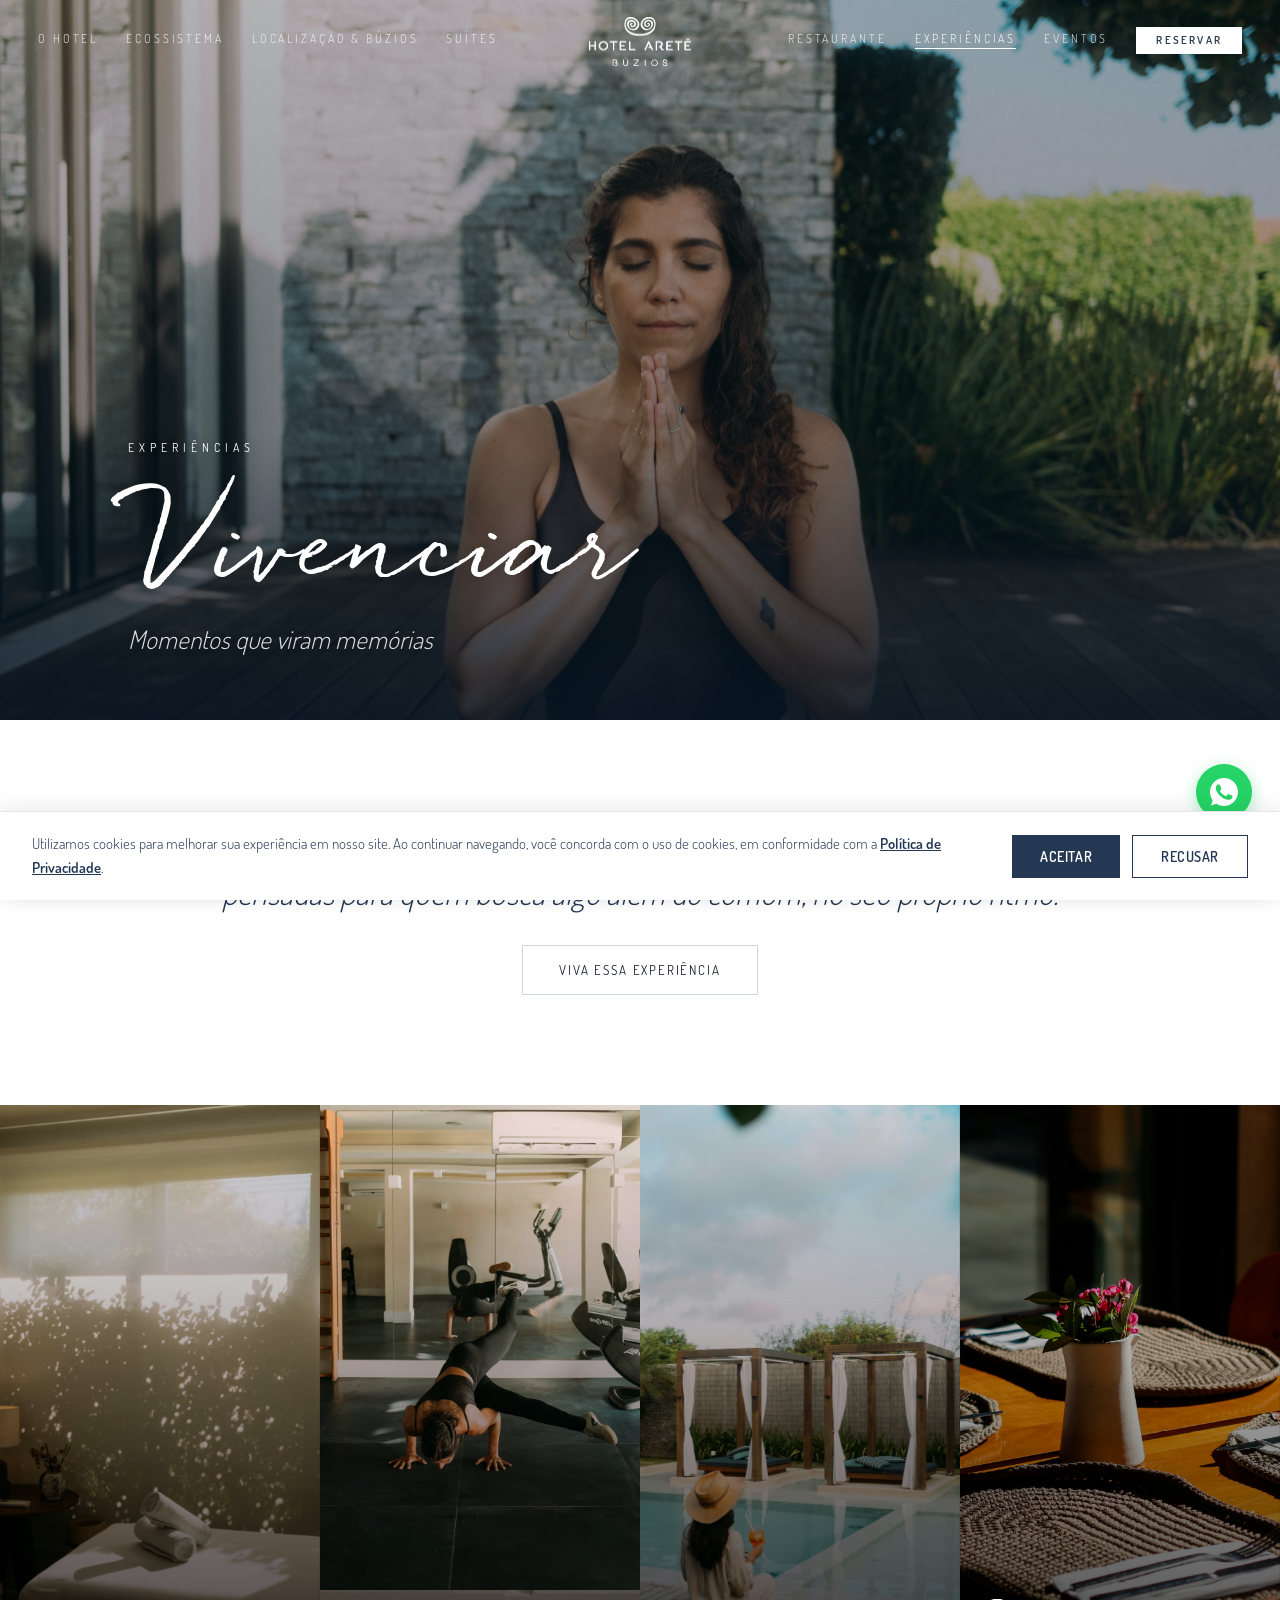
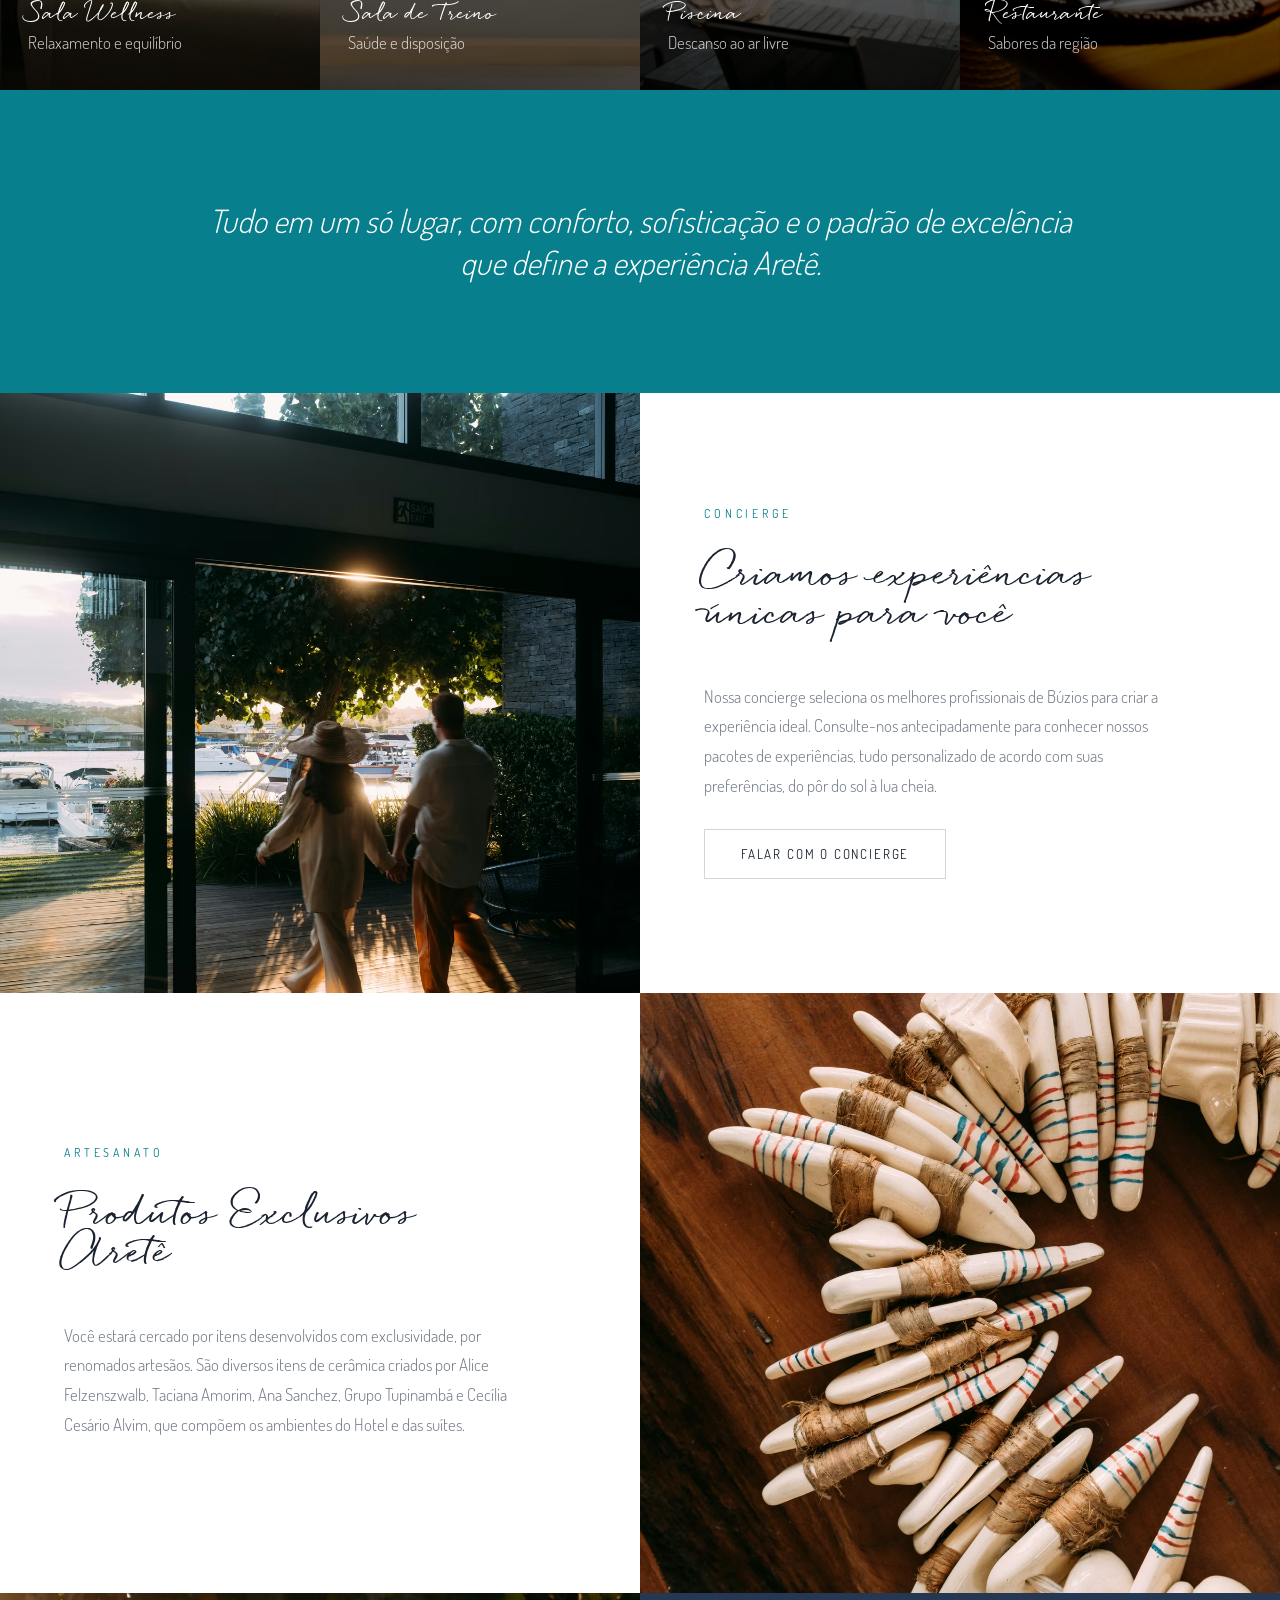
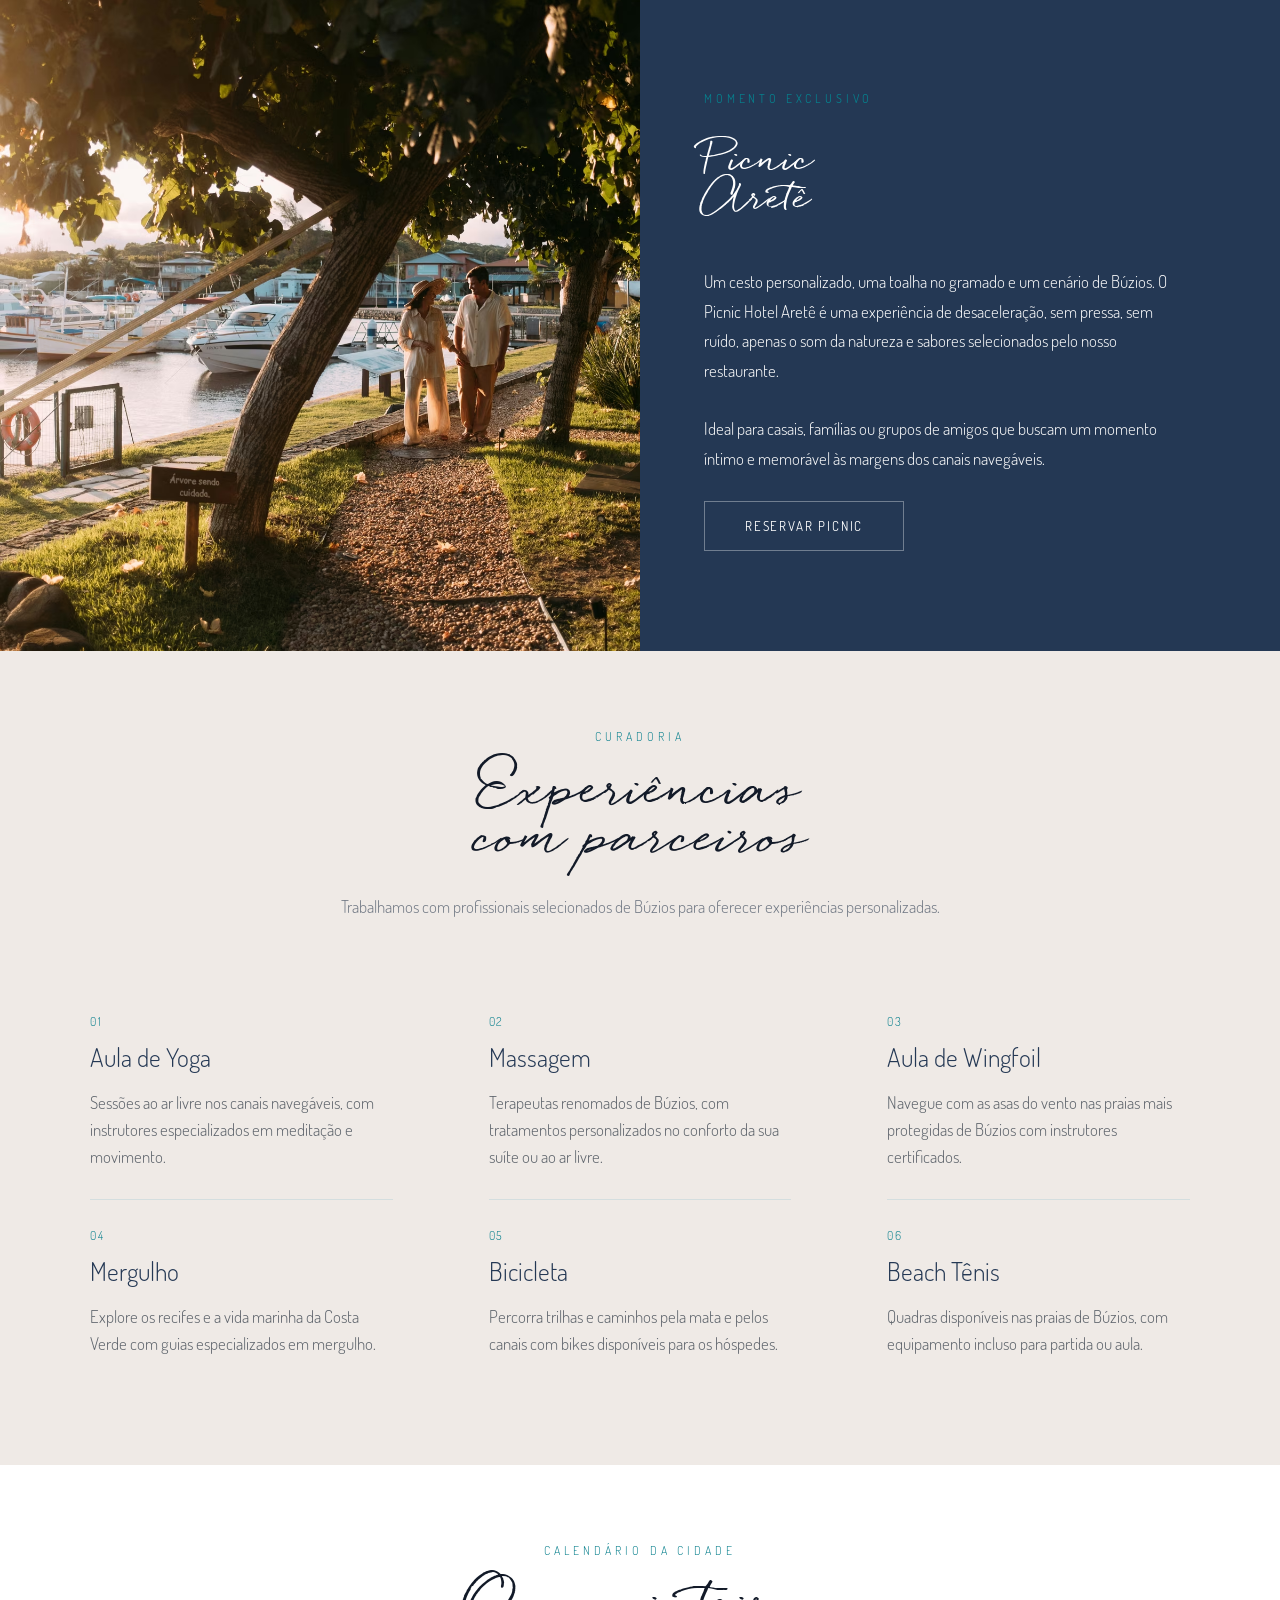
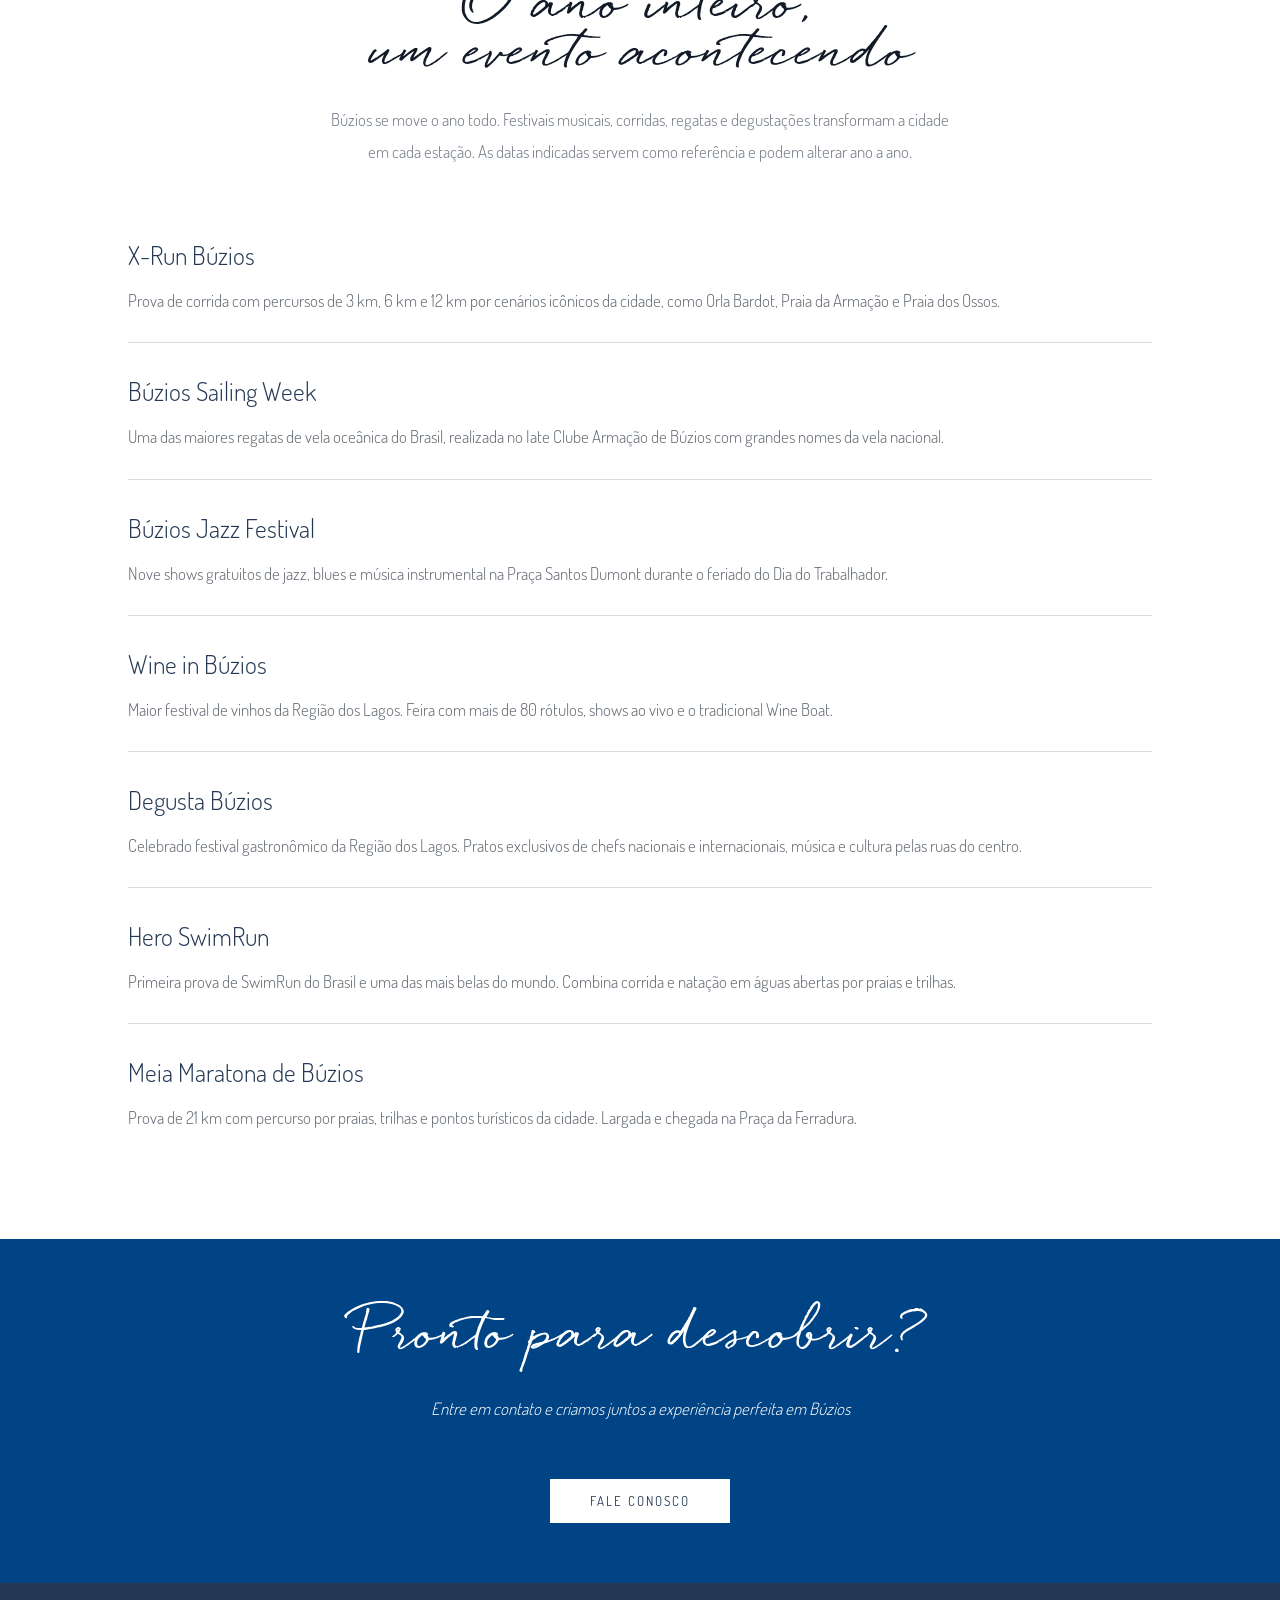
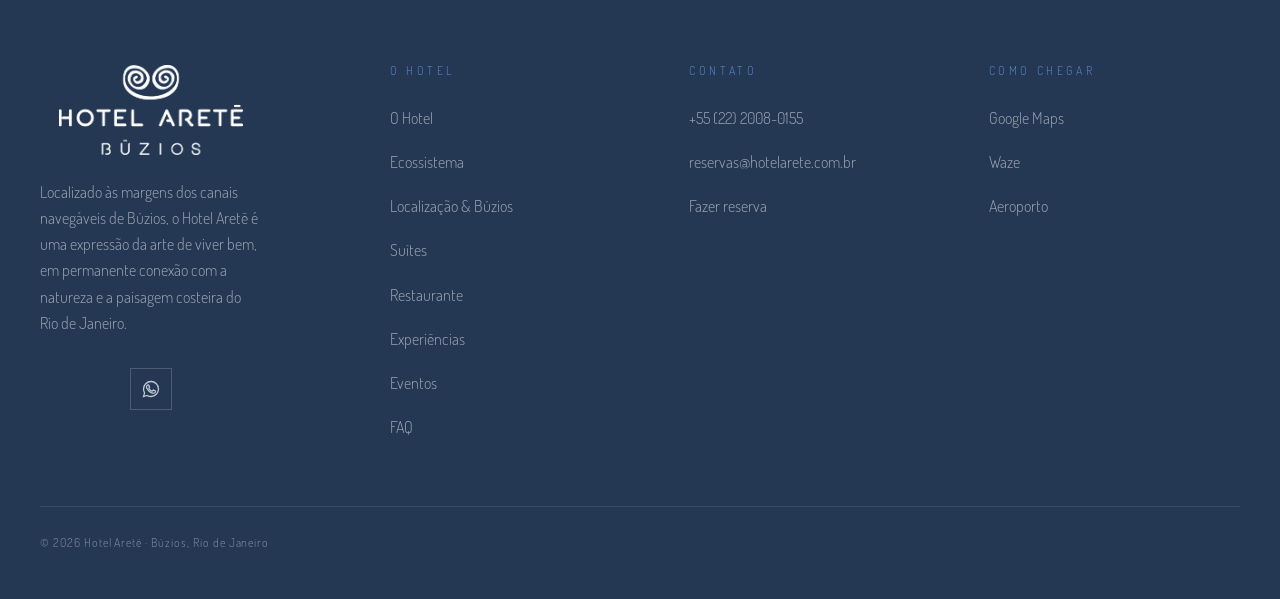
<file: experiencias.html>
﻿<!DOCTYPE html>
<html lang="pt-BR">
<head>
  <meta charset="UTF-8">
  <meta name="viewport" content="width=device-width, initial-scale=1.0">
  <title>Experiências | Hotel Aretê</title>
  <meta name="description" content="Experiências do Hotel Aretê em Búzios.">
  <link rel="stylesheet" href="assets/css/site.css">
  <link rel="preload" as="image" href="assets/shared/DSCF4486.avif" fetchpriority="high">
</head>
<body>
  <header class="site-header">
    <nav class="site-nav" aria-label="Principal">
      <div class="nav-group left">
        <a class="nav-link" href="hotel.html">O Hotel</a>
        <a class="nav-link" href="ecossistema.html">Ecossistema</a>
        <a class="nav-link" href="localizacao.html">Localização & Búzios</a>
        <a class="nav-link" href="suites.html">Suítes</a>
      </div>
      <a class="brand" href="index.html" aria-label="Hotel Aretê Búzios">
        <img class="brand-logo brand-logo-white" src="assets/logos/191010_Marca_Hotel_Arete_Buzios_Vert_Mono.avif" alt="Hotel Aretê Búzios">
        <img class="brand-logo brand-logo-blue" src="assets/logos/191010_Marca_Hotel_Arete_Buzios_Vert_RGB.avif" alt="Hotel Aretê Búzios">
      </a>
      <div class="nav-group right">
        <a class="nav-link" href="restaurante.html">Restaurante</a>
        <a class="nav-link" href="experiencias.html" aria-current="page">Experiências</a>
        <a class="nav-link" href="eventos.html">Eventos</a>
        <a class="nav-btn-reservar" href="https://book.omnibees.com/hotel/21102" target="_blank" rel="noopener">Reservar</a>
      </div>
    </nav>
  </header>
  <main>
    <section class="hero hero-experiencias hero-subpage" style="background-image:url('assets/shared/DSCF4486.avif')">
      <div class="hero-inner">
        <div class="hero-kicker">Experiências</div>
        <h1 class="hero-title">Vivenciar</h1>
        <p class="hero-subtitle">Momentos que viram memórias</p>
      </div>
      <div class="hero-scroll">
        <span class="hero-scroll-text">Descobrir</span>
        <div class="hero-scroll-line"></div>
      </div>
    </section>

    <!-- Citação -->
    <section class="manifesto manifesto--spaced manifesto--no-lines">
      <div class="manifesto-inner">
        <p class="manifesto-text">Do wellness ao artesanato, do pôr do sol ao sabor da região. Experiências pensadas para quem busca algo além do comum, no seu próprio ritmo.</p>
        <a class="btn-outline" href="https://wa.me/552220080155" target="_blank" rel="noopener" style="margin-top: 32px;">Viva essa experiência</a>
      </div>
    </section>

    <!-- Experiências Hub -->
    <section class="hub">
      <div class="hub-panel">
        <div class="hub-panel-bg" style="background-image: url('assets/hotel/HOTEL-FILOSOFIA.avif');"></div>
        <div class="hub-panel-overlay"></div>
        <div class="hub-panel-content">
          <h2 class="hub-title">Sala Wellness</h2>
          <p class="hub-subtitle">Relaxamento e equilíbrio</p>
        </div>
      </div>
      <div class="hub-panel">
        <div class="hub-panel-bg" style="background-image: url('assets/shared/DSCF4719.avif'); background-position: center calc(50% - 100px);"></div>
        <div class="hub-panel-overlay"></div>
        <div class="hub-panel-content">
          <h2 class="hub-title">Sala de Treino</h2>
          <p class="hub-subtitle">Saúde e disposição</p>
        </div>
      </div>
      <div class="hub-panel">
        <div class="hub-panel-bg" style="background-image: url('assets/shared/DSCF4811.avif'); background-position: center"></div>
        <div class="hub-panel-overlay"></div>
        <div class="hub-panel-content">
          <h2 class="hub-title">Piscina</h2>
          <p class="hub-subtitle">Descanso ao ar livre</p>
        </div>
      </div>
      <div class="hub-panel">
        <div class="hub-panel-bg" style="background-image: url('assets/new/_MG_3266.avif'); background-position: center"></div>
        <div class="hub-panel-overlay"></div>
        <div class="hub-panel-content">
          <h2 class="hub-title">Restaurante</h2>
          <p class="hub-subtitle">Sabores da região</p>
        </div>
      </div>
    </section>

    <!-- Área de Lazer -->
    <section class="manifesto manifesto--spaced manifesto--no-lines" style="background: #077F8C;">
      <div class="manifesto-inner">
        <p class="manifesto-text" style="color: #fff;">Tudo em um só lugar, com conforto, sofisticação e o padrão de excelência que define a experiência Aretê.</p>
      </div>
    </section>

    <!-- Concierge -->
    <section class="nature-split">
      <div class="nature-split-image" style="background-image:url('assets/shared/DSCF4917.avif');background-position:center;background-size:cover" aria-hidden="true"></div>
      <div class="nature-split-content">
        <div class="eyebrow">Concierge</div>
        <h2 class="nature-split-title">Criamos experiências<br>únicas para você</h2>
        <p class="nature-split-text">Nossa concierge seleciona os melhores profissionais de Búzios para criar a experiência ideal. Consulte-nos antecipadamente para conhecer nossos pacotes de experiências, tudo personalizado de acordo com suas preferências, do pôr do sol à lua cheia.</p>
        <a class="btn-outline" href="#">Falar com o concierge</a>
      </div>
    </section>

    <!-- Produtos Exclusivos -->
    <section class="nature-split nature-split-img-first">
      <div class="nature-split-content">
        <div class="eyebrow">Artesanato</div>
        <h2 class="nature-split-title">Produtos Exclusivos<br>Aretê</h2>
        <p class="nature-split-text">Você estará cercado por itens desenvolvidos com exclusividade, por renomados artesãos. São diversos itens de cerâmica criados por Alice Felzenszwalb, Taciana Amorim, Ana Sanchez, Grupo Tupinambá e Cecília Cesário Alvim, que compõem os ambientes do Hotel e das suítes.</p>
      </div>
      <div class="nature-split-image" style="background-image:url('assets/shared/DSCF4040.avif')" aria-hidden="true"></div>
    </section>

    <!-- Picnic Arêtê -->
    <section class="nature-split nature-split-dark">
      <div class="nature-split-image" style="background-image:url('assets/shared/DSCF4925.avif')" aria-hidden="true"></div>
      <div class="nature-split-content">
        <div class="eyebrow">Momento Exclusivo</div>
        <h2 class="nature-split-title">Picnic<br>Aretê</h2>
        <p class="nature-split-text">Um cesto personalizado, uma toalha no gramado e um cenário de Búzios. O Picnic Hotel Aretê é uma experiência de desaceleração, sem pressa, sem ruído, apenas o som da natureza e sabores selecionados pelo nosso restaurante.</p>
        <p class="nature-split-text">Ideal para casais, famílias ou grupos de amigos que buscam um momento íntimo e memorável às margens dos canais navegáveis.</p>
        <a class="btn-outline-light" href="https://wa.me/552220080155" target="_blank" rel="noopener">Reservar Picnic</a>
      </div>
    </section>

    <!-- Experiências -->
    <section class="experiences-list">
      <div class="experiences-list-inner">
        <div class="eyebrow">Curadoria</div>
        <h2 class="section-heading">Experiências<br><em>com parceiros</em></h2>
        <p class="copy-text" style="max-width:640px;margin:0 auto 64px;text-align:center;">Trabalhamos com profissionais selecionados de Búzios para oferecer experiências personalizadas.</p>
        <div class="experiences-items">
          <div class="experience-row">
            <span class="experience-num">01</span>
            <h3 class="experience-name">Aula de Yoga</h3>
            <p class="experience-desc">Sessões ao ar livre nos canais navegáveis, com instrutores especializados em meditação e movimento.</p>
          </div>
          <div class="experience-row">
            <span class="experience-num">02</span>
            <h3 class="experience-name">Massagem</h3>
            <p class="experience-desc">Terapeutas renomados de Búzios, com tratamentos personalizados no conforto da sua suíte ou ao ar livre.</p>
          </div>
          <div class="experience-row">
            <span class="experience-num">03</span>
            <h3 class="experience-name">Aula de Wingfoil</h3>
            <p class="experience-desc">Navegue com as asas do vento nas praias mais protegidas de Búzios com instrutores certificados.</p>
          </div>
          <div class="experience-row">
            <span class="experience-num">04</span>
            <h3 class="experience-name">Mergulho</h3>
            <p class="experience-desc">Explore os recifes e a vida marinha da Costa Verde com guias especializados em mergulho.</p>
          </div>
          <div class="experience-row">
            <span class="experience-num">05</span>
            <h3 class="experience-name">Bicicleta</h3>
            <p class="experience-desc">Percorra trilhas e caminhos pela mata e pelos canais com bikes disponíveis para os hóspedes.</p>
          </div>
          <div class="experience-row">
            <span class="experience-num">06</span>
            <h3 class="experience-name">Beach Tênis</h3>
            <p class="experience-desc">Quadras disponíveis nas praias de Búzios, com equipamento incluso para partida ou aula.</p>
          </div>
        </div>
      </div>
    </section>

    <!-- Programação da Cidade -->
    <section class="city-events" style="background: #fff; padding: 80px 10%;">
      <div class="city-events-inner">
        <div class="eyebrow">Calendário da Cidade</div>
        <h2 class="section-heading">O ano inteiro,<br><em>um evento acontecendo</em></h2>
        <p class="copy-text" style="max-width:640px;margin:0 auto 40px;text-align:center;">Búzios se move o ano todo. Festivais musicais, corridas, regatas e degustações transformam a cidade em cada estação. As datas indicadas servem como referência e podem alterar ano a ano.</p>
        <div class="experiences-items">
          <div class="experience-row">
            <h3 class="experience-name">X-Run Búzios</h3>
            <p class="experience-desc">Prova de corrida com percursos de 3 km, 6 km e 12 km por cenários icônicos da cidade, como Orla Bardot, Praia da Armação e Praia dos Ossos.</p>
          </div>
          <div class="experience-row">
            <h3 class="experience-name">Búzios Sailing Week</h3>
            <p class="experience-desc">Uma das maiores regatas de vela oceânica do Brasil, realizada no Iate Clube Armação de Búzios com grandes nomes da vela nacional.</p>
          </div>
          <div class="experience-row">
            <h3 class="experience-name">Búzios Jazz Festival</h3>
            <p class="experience-desc">Nove shows gratuitos de jazz, blues e música instrumental na Praça Santos Dumont durante o feriado do Dia do Trabalhador.</p>
          </div>
          <div class="experience-row">
            <h3 class="experience-name">Wine in Búzios</h3>
            <p class="experience-desc">Maior festival de vinhos da Região dos Lagos. Feira com mais de 80 rótulos, shows ao vivo e o tradicional Wine Boat.</p>
          </div>
          <div class="experience-row">
            <h3 class="experience-name">Degusta Búzios</h3>
            <p class="experience-desc">Celebrado festival gastronômico da Região dos Lagos. Pratos exclusivos de chefs nacionais e internacionais, música e cultura pelas ruas do centro.</p>
          </div>
          <div class="experience-row">
            <h3 class="experience-name">Hero SwimRun</h3>
            <p class="experience-desc">Primeira prova de SwimRun do Brasil e uma das mais belas do mundo. Combina corrida e natação em águas abertas por praias e trilhas.</p>
          </div>
          <div class="experience-row">
            <h3 class="experience-name">Meia Maratona de Búzios</h3>
            <p class="experience-desc">Prova de 21 km com percurso por praias, trilhas e pontos turísticos da cidade. Largada e chegada na Praça da Ferradura.</p>
          </div>
        </div>
      </div>
    </section>

    <!-- CTA Final -->
    <section class="cta-section manifesto--wide" style="background: #004485;">
      <div class="cta-inner">
        <h2 class="cta-title">Pronto para descobrir?</h2>
        <p class="cta-subtitle">Entre em contato e criamos juntos a experiência perfeita em Búzios</p>
        <a class="cta-btn" href="https://wa.me/552220080155" target="_blank" rel="noopener">Fale conosco</a>
      </div>
    </section>

    <!-- Footer -->
    <section class="footer foot-note">
      <div class="footer-inner">
        <div class="footer-top">
          <div class="footer-brand">
            <a class="brand" href="index.html" aria-label="Hotel Aretê Búzios">
              <img class="brand-logo" src="assets/logos/191010_Marca_Hotel_Arete_Buzios_Vert_Mono.avif" alt="Hotel Aretê Búzios">
            </a>
            <p class="footer-text">Localizado às margens dos canais navegáveis de Búzios, o Hotel Aretê é uma expressão da arte de viver bem, em permanente conexão com a natureza e a paisagem costeira do Rio de Janeiro.</p>
            <div class="socials" aria-label="Redes sociais">
                                      <a class="social" href="https://wa.me/552220080155" target="_blank" rel="noopener" aria-label="WhatsApp"><svg viewBox="0 0 24 24"><path d="M17.472 14.382c-.297-.149-1.758-.867-2.03-.967-.273-.099-.471-.148-.67.15-.197.297-.767.966-.94 1.164-.173.199-.347.223-.644.075-.297-.15-1.255-.463-2.39-1.475-.883-.788-1.48-1.761-1.653-2.059-.173-.297-.018-.458.13-.606.134-.133.298-.347.446-.52.149-.174.198-.298.298-.497.099-.198.05-.371-.025-.52-.075-.149-.669-1.612-.916-2.207-.242-.579-.487-.5-.669-.51-.173-.008-.371-.01-.57-.01-.198 0-.52.074-.792.372-.272.297-1.04 1.016-1.04 2.479 0 1.462 1.065 2.875 1.213 3.074.149.198 2.096 3.2 5.077 4.487.709.306 1.262.489 1.694.625.712.227 1.36.195 1.871.118.571-.085 1.758-.719 2.006-1.413.248-.694.248-1.289.173-1.413-.074-.124-.272-.198-.57-.347z"></path><path d="M12 2C6.477 2 2 6.477 2 12c0 1.89.525 3.66 1.438 5.168L2 22l4.832-1.438A9.955 9.955 0 0 0 12 22c5.523 0 10-4.477 10-10S17.523 2 12 2z"></path></svg></a>
            </div>
          </div>

          <div>
            <div class="footer-title">O Hotel</div>
            <div class="footer-links">
              <a href="hotel.html">O Hotel</a>
              <a href="ecossistema.html">Ecossistema</a>
              <a href="localizacao.html">Localização & Búzios</a>
              <a href="suites.html">Suítes</a>
              <a href="restaurante.html">Restaurante</a>
              <a href="experiencias.html">Experiências</a>
              <a href="eventos.html">Eventos</a>
              <a href="faq.html">FAQ</a>
            </div>
          </div>

          <div>
            <div class="footer-title">Contato</div>
            <div class="footer-links">
              <a class="footer-link" href="tel:+552220080155">+55 (22) 2008-0155</a>
              <a class="footer-link" href="mailto:reservas@hotelarete.com.br">reservas@hotelarete.com.br</a>
              <a class="footer-link" href="https://book.omnibees.com/hotel/21102" target="_blank" rel="noopener">Fazer reserva</a>
            </div>
          </div>

          <div>
            <div class="footer-title">Como chegar</div>
            <div class="footer-links">
              <a class="footer-link" href="https://www.google.com/maps?q=Hotel+Aret%C3%AA,+B%C3%BAzios" target="_blank" rel="noopener">Google Maps</a>
              <a class="footer-link" href="https://waze.com/ul?q=Hotel+Aret%C3%AA+B%C3%BAzios" target="_blank" rel="noopener">Waze</a>
              <a class="footer-link" href="https://www.google.com/maps/place/Aeroporto+Internacional+de+Campos+dos+Goytacazes/@-21.7068,-41.3319,13z" target="_blank" rel="noopener">Aeroporto</a>
            </div>
          </div>
        </div>

        <div class="footer-divider"></div>

        <div class="footer-bottom">
          <span>© 2026 Hotel Aretê · Búzios, Rio de Janeiro</span>
        </div>
      </div>
    </section>
  </main>
  <script>
    const header = document.querySelector('.site-header');
    function updateHeader() {
      if (window.scrollY > 80) { header.classList.add('scrolled'); }
      else { header.classList.remove('scrolled'); }
    }
    window.addEventListener('scroll', updateHeader, { passive: true });
    updateHeader();
  </script>
  <script src="assets/js/lazy-bg.js"></script>
  <script src="assets/js/mobile-nav.js"></script>
  <script src="assets/js/cookie-consent.js"></script>

  <!-- Sticky Booking Bar -->
  <div class="sticky-booking" id="stickyBooking"><button type="button" class="sticky-booking-close" aria-label="Fechar barra de reserva">&times;</button>
    <div class="sticky-booking-inner">
      <div class="booking-field custom-select" id="stickyCheckinField">
        <label class="booking-label">Check-in</label>
        <div class="booking-display placeholder" id="stickyCheckinDisplay">Selecionar data</div>
        <div class="booking-dropdown booking-calendar" id="stickyCheckinDropdown">
          <div class="cal-header">
            <button class="cal-nav cal-prev" type="button">&lsaquo;</button>
            <span class="cal-month-label"></span>
            <button class="cal-nav cal-next" type="button">&rsaquo;</button>
          </div>
          <div class="cal-grid">
            <span class="cal-dow">dom</span><span class="cal-dow">seg</span><span class="cal-dow">ter</span><span class="cal-dow">qua</span><span class="cal-dow">qui</span><span class="cal-dow">sex</span><span class="cal-dow">sáb</span>
          </div>
          <div class="cal-days"></div>
        </div>
      </div>
      <div class="booking-field custom-select" id="stickyCheckoutField">
        <label class="booking-label">Check-out</label>
        <div class="booking-display placeholder" id="stickyCheckoutDisplay">Selecionar data</div>
        <div class="booking-dropdown booking-calendar" id="stickyCheckoutDropdown">
          <div class="cal-header">
            <button class="cal-nav cal-prev" type="button">&lsaquo;</button>
            <span class="cal-month-label"></span>
            <button class="cal-nav cal-next" type="button">&rsaquo;</button>
          </div>
          <div class="cal-grid">
            <span class="cal-dow">dom</span><span class="cal-dow">seg</span><span class="cal-dow">ter</span><span class="cal-dow">qua</span><span class="cal-dow">qui</span><span class="cal-dow">sex</span><span class="cal-dow">sáb</span>
          </div>
          <div class="cal-days"></div>
        </div>
      </div>
      <div class="booking-field custom-select" id="stickyAdultsField">
        <label class="booking-label">Adultos</label>
        <div class="booking-display" id="stickyAdultsDisplay">2 Adultos</div>
        <div class="booking-dropdown" id="stickyAdultsDropdown">
          <div class="booking-option selected" data-value="2">2 Adultos</div>
          <div class="booking-option" data-value="1">1 Adulto</div>
          <div class="booking-option" data-value="3">3 Adultos</div>
          <div class="booking-option" data-value="4">4 Adultos</div>
        </div>
      </div>
      <div class="booking-field custom-select" id="stickyChildrenField">
        <label class="booking-label">Crianças</label>
        <div class="booking-display" id="stickyChildrenDisplay">Nenhuma</div>
        <div class="booking-dropdown" id="stickyChildrenDropdown">
          <div class="booking-option selected" data-value="0">Nenhuma</div>
          <div class="booking-option" data-value="1">1 Criança</div>
          <div class="booking-option" data-value="2">2 Crianças</div>
        </div>
      </div>
      <button type="button" class="booking-btn">
        <svg viewBox="0 0 24 24"><circle cx="11" cy="11" r="8"/><line x1="21" y1="21" x2="16.65" y2="16.65"/></svg>
        Reservar</button></div></div><script src="assets/js/sticky-booking.js"></script>

  <!-- WhatsApp Float -->
  <a href="https://wa.me/552220080155" target="_blank" rel="noopener" class="whatsapp-float" aria-label="Fale conosco pelo WhatsApp">
    <svg viewBox="0 0 32 32" xmlns="http://www.w3.org/2000/svg"><path d="M16.004 0h-.008C7.174 0 0 7.176 0 16c0 3.5 1.132 6.744 3.058 9.374L1.054 31.29l6.118-1.988A15.907 15.907 0 0016.004 32C24.826 32 32 24.822 32 16S24.826 0 16.004 0zm9.31 22.6c-.39 1.1-1.932 2.014-3.158 2.28-.84.18-1.936.322-5.636-1.21-4.74-1.962-7.79-6.79-8.024-7.106-.226-.316-1.86-2.476-1.86-4.722 0-2.246 1.18-3.348 1.6-3.804.39-.456.924-.57 1.23-.57.314 0 .628.002.904.016.29.014.68-.11 1.062.81.39.95 1.33 3.242 1.446 3.48.116.238.194.514.038.83-.154.316-.23.512-.458.79-.228.278-.48.62-.686.832-.228.238-.466.494-.198.97.268.476 1.192 1.97 2.56 3.19 1.762 1.57 3.242 2.056 3.718 2.284.476.228.754.19 1.032-.116.278-.306 1.19-1.386 1.506-1.862.316-.476.632-.394 1.074-.238.444.156 2.812 1.326 3.296 1.568.484.242.806.364.926.566.12.202.12 1.168-.272 2.268z"/></svg>
  </a>
</body>
</html>
</file>
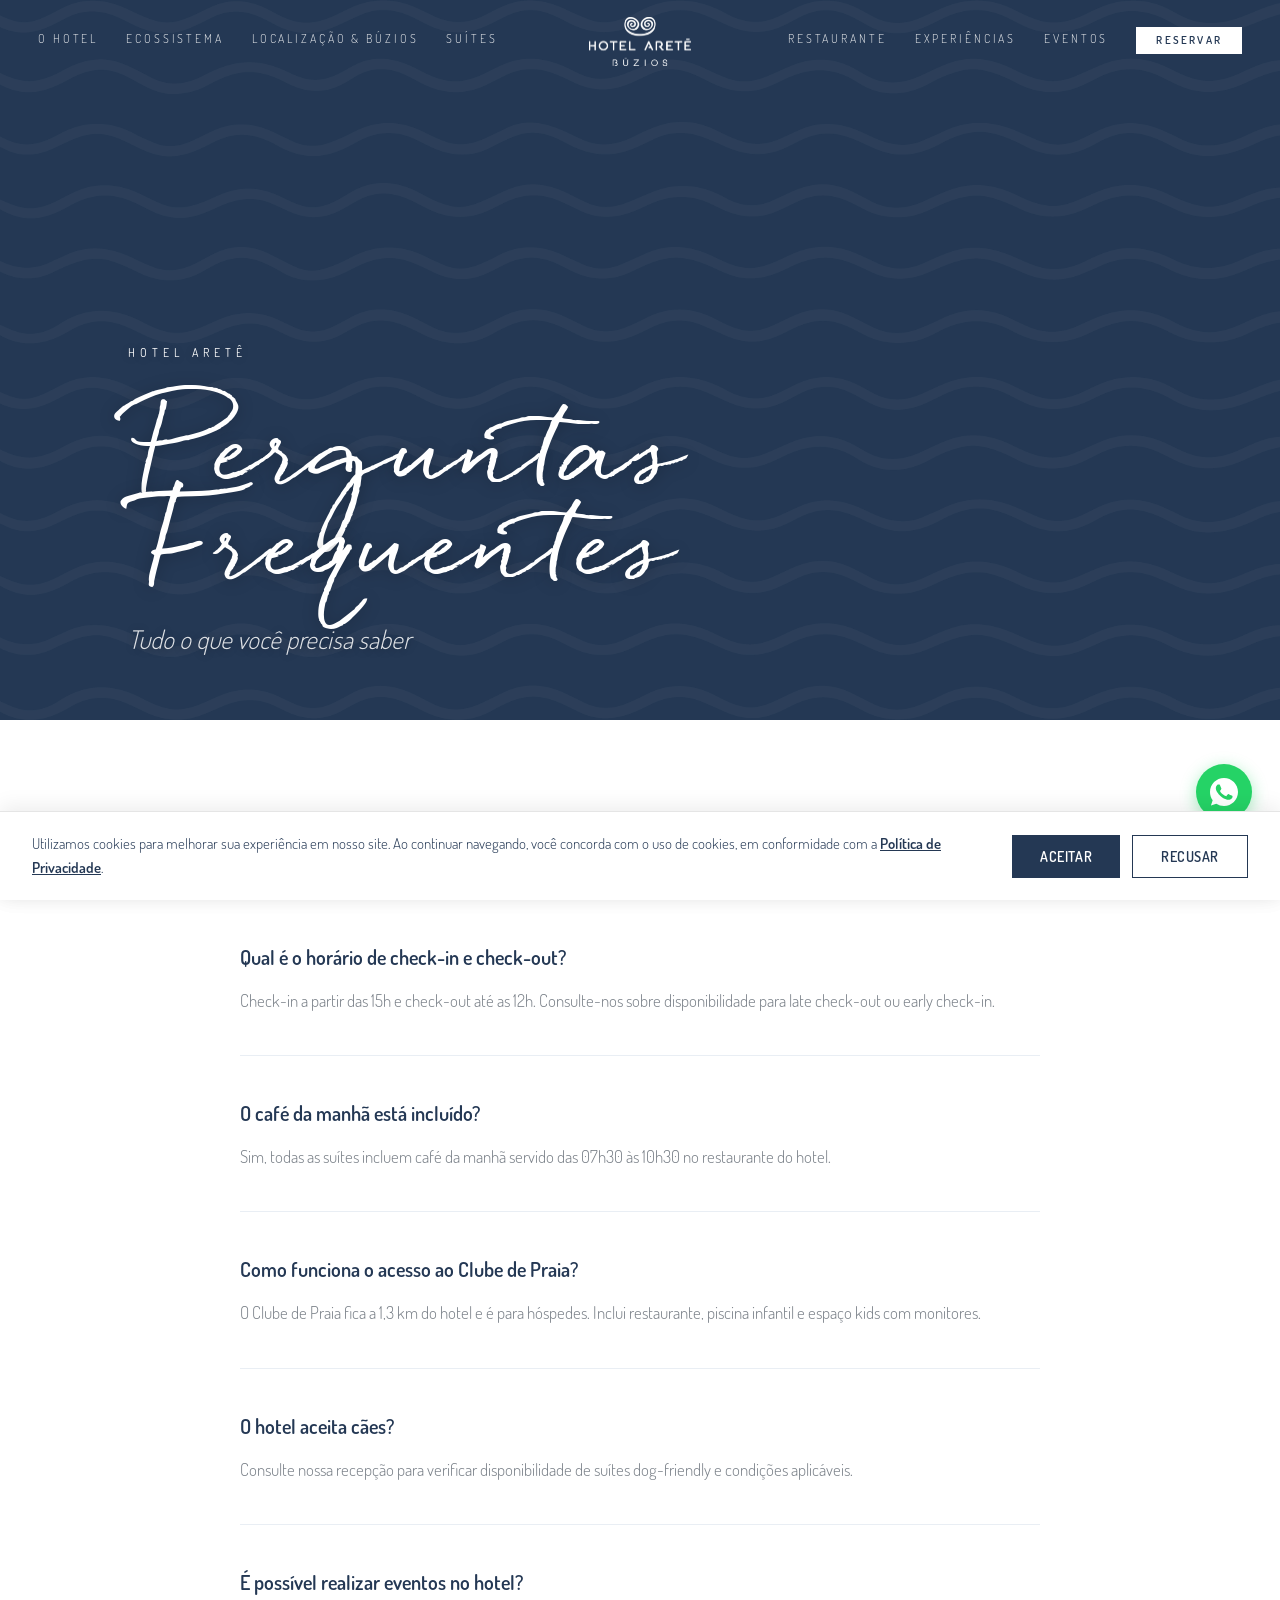
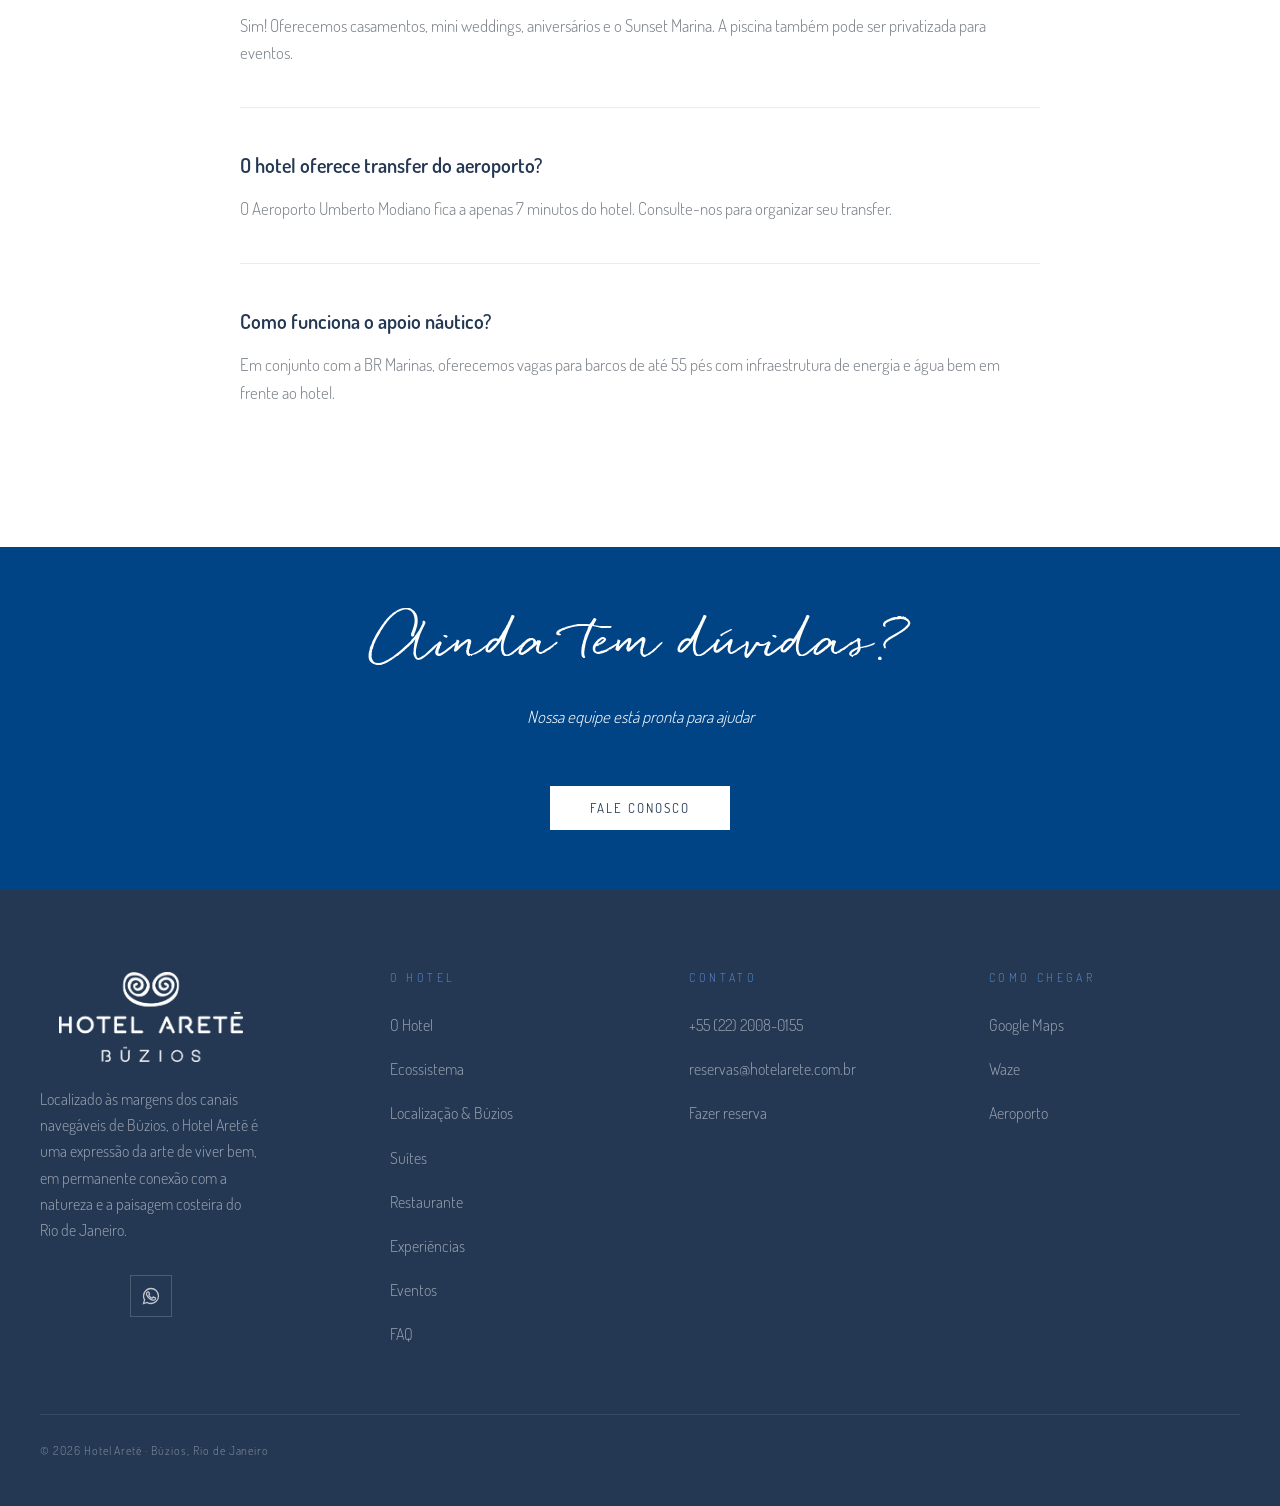
<file: faq.html>
﻿<!DOCTYPE html>
<html lang="pt-BR">
<head>
  <meta charset="UTF-8">
  <meta name="viewport" content="width=device-width, initial-scale=1.0">
  <title>FAQ, Hotel Aretê Búzios</title>
  <meta name="description" content="Perguntas frequentes sobre o Hotel Aretê em Búzios.">
  <link rel="stylesheet" href="assets/css/site.css">
</head>
<body>
  <header class="site-header">
    <nav class="site-nav" aria-label="Principal">
      <div class="nav-group left">
        <a class="nav-link" href="hotel.html">O Hotel</a>
        <a class="nav-link" href="ecossistema.html">Ecossistema</a>
        <a class="nav-link" href="localizacao.html">Localização & Búzios</a>
        <a class="nav-link" href="suites.html">Suítes</a>
      </div>
      <a class="brand" href="index.html" aria-label="Hotel Aretê Búzios">
        <img class="brand-logo brand-logo-white" src="assets/logos/191010_Marca_Hotel_Arete_Buzios_Vert_Mono.avif" alt="Hotel Aretê Búzios">
        <img class="brand-logo brand-logo-blue" src="assets/logos/191010_Marca_Hotel_Arete_Buzios_Vert_RGB.avif" alt="Hotel Aretê Búzios">
      </a>
      <div class="nav-group right">
        <a class="nav-link" href="restaurante.html">Restaurante</a>
        <a class="nav-link" href="experiencias.html">Experiências</a>
        <a class="nav-link" href="eventos.html">Eventos</a>
        <a class="nav-btn-reservar" href="https://book.omnibees.com/hotel/21102" target="_blank" rel="noopener">Reservar</a>
      </div>
    </nav>
  </header>

  <main>
    <section class="hero hero-subpage hero-faq">
      <div class="hero-inner">
        <div class="hero-kicker">Hotel Aretê</div>
        <h1 class="hero-title">Perguntas<br>Frequentes</h1>
        <p class="hero-subtitle">Tudo o que você precisa saber</p>
      </div>
      <div class="hero-scroll">
        <span class="hero-scroll-text">Descobrir</span>
        <div class="hero-scroll-line"></div>
      </div>
    </section>

    <!-- FAQ -->
    <section class="faq-section">
      <div class="faq-inner">
        <div class="faq-item">
          <h3 class="faq-question">Qual é o horário de check-in e check-out?</h3>
          <p class="faq-answer">Check-in a partir das 15h e check-out até as 12h. Consulte-nos sobre disponibilidade para late check-out ou early check-in.</p>
        </div>
        <div class="faq-item">
          <h3 class="faq-question">O café da manhã está incluído?</h3>
          <p class="faq-answer">Sim, todas as suítes incluem café da manhã servido das 07h30 às 10h30 no restaurante do hotel.</p>
        </div>
        <div class="faq-item">
          <h3 class="faq-question">Como funciona o acesso ao Clube de Praia?</h3>
          <p class="faq-answer">O Clube de Praia fica a 1,3 km do hotel e é para hóspedes. Inclui restaurante, piscina infantil e espaço kids com monitores.</p>
        </div>
        <div class="faq-item">
          <h3 class="faq-question">O hotel aceita cães?</h3>
          <p class="faq-answer">Consulte nossa recepção para verificar disponibilidade de suítes dog-friendly e condições aplicáveis.</p>
        </div>
        <div class="faq-item">
          <h3 class="faq-question">É possível realizar eventos no hotel?</h3>
          <p class="faq-answer">Sim! Oferecemos casamentos, mini weddings, aniversários e o Sunset Marina. A piscina também pode ser privatizada para eventos.</p>
        </div>
        <div class="faq-item">
          <h3 class="faq-question">O hotel oferece transfer do aeroporto?</h3>
          <p class="faq-answer">O Aeroporto Umberto Modiano fica a apenas 7 minutos do hotel. Consulte-nos para organizar seu transfer.</p>
        </div>
        <div class="faq-item">
          <h3 class="faq-question">Como funciona o apoio náutico?</h3>
          <p class="faq-answer">Em conjunto com a BR Marinas, oferecemos vagas para barcos de até 55 pés com infraestrutura de energia e água bem em frente ao hotel.</p>
        </div>
      </div>
    </section>

    <!-- CTA -->
    <section class="cta-section manifesto--wide" style="background: #004485;">
      <div class="cta-inner">
        <h2 class="cta-title">Ainda tem dúvidas?</h2>
        <p class="cta-subtitle">Nossa equipe está pronta para ajudar</p>
        <a class="cta-btn" href="https://wa.me/552220080155" target="_blank" rel="noopener">Fale conosco</a>
      </div>
    </section>

    <!-- Footer -->
    <section class="footer foot-note">
      <div class="footer-inner">
        <div class="footer-top">
          <div class="footer-brand">
            <a class="brand" href="index.html" aria-label="Hotel Aretê Búzios">
              <img class="brand-logo" src="assets/logos/191010_Marca_Hotel_Arete_Buzios_Vert_Mono.avif" alt="Hotel Aretê Búzios">
            </a>
            <p class="footer-text">Localizado às margens dos canais navegáveis de Búzios, o Hotel Aretê é uma expressão da arte de viver bem, em permanente conexão com a natureza e a paisagem costeira do Rio de Janeiro.</p>
            <div class="socials" aria-label="Redes sociais">
                                      <a class="social" href="https://wa.me/552220080155" target="_blank" rel="noopener" aria-label="WhatsApp"><svg viewBox="0 0 24 24"><path d="M17.472 14.382c-.297-.149-1.758-.867-2.03-.967-.273-.099-.471-.148-.67.15-.197.297-.767.966-.94 1.164-.173.199-.347.223-.644.075-.297-.15-1.255-.463-2.39-1.475-.883-.788-1.48-1.761-1.653-2.059-.173-.297-.018-.458.13-.606.134-.133.298-.347.446-.52.149-.174.198-.298.298-.497.099-.198.05-.371-.025-.52-.075-.149-.669-1.612-.916-2.207-.242-.579-.487-.5-.669-.51-.173-.008-.371-.01-.57-.01-.198 0-.52.074-.792.372-.272.297-1.04 1.016-1.04 2.479 0 1.462 1.065 2.875 1.213 3.074.149.198 2.096 3.2 5.077 4.487.709.306 1.262.489 1.694.625.712.227 1.36.195 1.871.118.571-.085 1.758-.719 2.006-1.413.248-.694.248-1.289.173-1.413-.074-.124-.272-.198-.57-.347z"></path><path d="M12 2C6.477 2 2 6.477 2 12c0 1.89.525 3.66 1.438 5.168L2 22l4.832-1.438A9.955 9.955 0 0 0 12 22c5.523 0 10-4.477 10-10S17.523 2 12 2z"></path></svg></a>
            </div>
          </div>

          <div>
            <div class="footer-title">O Hotel</div>
            <div class="footer-links">
              <a href="hotel.html">O Hotel</a>
              <a href="ecossistema.html">Ecossistema</a>
              <a href="localizacao.html">Localização & Búzios</a>
              <a href="suites.html">Suítes</a>
              <a href="restaurante.html">Restaurante</a>
              <a href="experiencias.html">Experiências</a>
              <a href="eventos.html">Eventos</a>
              <a href="faq.html">FAQ</a>
            </div>
          </div>

          <div>
            <div class="footer-title">Contato</div>
            <div class="footer-links">
              <a class="footer-link" href="tel:+552220080155">+55 (22) 2008-0155</a>
              <a class="footer-link" href="mailto:reservas@hotelarete.com.br">reservas@hotelarete.com.br</a>
              <a class="footer-link" href="https://book.omnibees.com/hotel/21102" target="_blank" rel="noopener">Fazer reserva</a>
            </div>
          </div>

          <div>
            <div class="footer-title">Como chegar</div>
            <div class="footer-links">
              <a class="footer-link" href="https://www.google.com/maps?q=Hotel+Aret%C3%AA,+B%C3%BAzios" target="_blank" rel="noopener">Google Maps</a>
              <a class="footer-link" href="https://waze.com/ul?q=Hotel+Aret%C3%AA+B%C3%BAzios" target="_blank" rel="noopener">Waze</a>
              <a class="footer-link" href="https://www.google.com/maps/place/Aeroporto+Internacional+de+Campos+dos+Goytacazes/@-21.7068,-41.3319,13z" target="_blank" rel="noopener">Aeroporto</a>
            </div>
          </div>
        </div>

        <div class="footer-divider"></div>

        <div class="footer-bottom">
          <span>© 2026 Hotel Aretê · Búzios, Rio de Janeiro</span>
        </div>
      </div>
    </section>
  </main>
  <script>
    const header = document.querySelector('.site-header');
    function updateHeader() {
      if (window.scrollY > 80) { header.classList.add('scrolled'); }
      else { header.classList.remove('scrolled'); }
    }
    window.addEventListener('scroll', updateHeader, { passive: true });
    updateHeader();
  </script>
  <script src="assets/js/lazy-bg.js"></script>
  <script src="assets/js/mobile-nav.js"></script>
  <script src="assets/js/cookie-consent.js"></script>

  <!-- Sticky Booking Bar -->
  <div class="sticky-booking" id="stickyBooking"><button type="button" class="sticky-booking-close" aria-label="Fechar barra de reserva">&times;</button>
    <div class="sticky-booking-inner">
      <div class="booking-field custom-select" id="stickyCheckinField">
        <label class="booking-label">Check-in</label>
        <div class="booking-display placeholder" id="stickyCheckinDisplay">Selecionar data</div>
        <div class="booking-dropdown booking-calendar" id="stickyCheckinDropdown">
          <div class="cal-header">
            <button class="cal-nav cal-prev" type="button">&lsaquo;</button>
            <span class="cal-month-label"></span>
            <button class="cal-nav cal-next" type="button">&rsaquo;</button>
          </div>
          <div class="cal-grid">
            <span class="cal-dow">dom</span><span class="cal-dow">seg</span><span class="cal-dow">ter</span><span class="cal-dow">qua</span><span class="cal-dow">qui</span><span class="cal-dow">sex</span><span class="cal-dow">sáb</span>
          </div>
          <div class="cal-days"></div>
        </div>
      </div>
      <div class="booking-field custom-select" id="stickyCheckoutField">
        <label class="booking-label">Check-out</label>
        <div class="booking-display placeholder" id="stickyCheckoutDisplay">Selecionar data</div>
        <div class="booking-dropdown booking-calendar" id="stickyCheckoutDropdown">
          <div class="cal-header">
            <button class="cal-nav cal-prev" type="button">&lsaquo;</button>
            <span class="cal-month-label"></span>
            <button class="cal-nav cal-next" type="button">&rsaquo;</button>
          </div>
          <div class="cal-grid">
            <span class="cal-dow">dom</span><span class="cal-dow">seg</span><span class="cal-dow">ter</span><span class="cal-dow">qua</span><span class="cal-dow">qui</span><span class="cal-dow">sex</span><span class="cal-dow">sáb</span>
          </div>
          <div class="cal-days"></div>
        </div>
      </div>
      <div class="booking-field custom-select" id="stickyAdultsField">
        <label class="booking-label">Adultos</label>
        <div class="booking-display" id="stickyAdultsDisplay">2 Adultos</div>
        <div class="booking-dropdown" id="stickyAdultsDropdown">
          <div class="booking-option selected" data-value="2">2 Adultos</div>
          <div class="booking-option" data-value="1">1 Adulto</div>
          <div class="booking-option" data-value="3">3 Adultos</div>
          <div class="booking-option" data-value="4">4 Adultos</div>
        </div>
      </div>
      <div class="booking-field custom-select" id="stickyChildrenField">
        <label class="booking-label">Crianças</label>
        <div class="booking-display" id="stickyChildrenDisplay">Nenhuma</div>
        <div class="booking-dropdown" id="stickyChildrenDropdown">
          <div class="booking-option selected" data-value="0">Nenhuma</div>
          <div class="booking-option" data-value="1">1 Criança</div>
          <div class="booking-option" data-value="2">2 Crianças</div>
        </div>
      </div>
      <button type="button" class="booking-btn">
        <svg viewBox="0 0 24 24"><circle cx="11" cy="11" r="8"/><line x1="21" y1="21" x2="16.65" y2="16.65"/></svg>
        Reservar</button></div></div><script src="assets/js/sticky-booking.js"></script>

  <!-- WhatsApp Float -->
  <a href="https://wa.me/552220080155" target="_blank" rel="noopener" class="whatsapp-float" aria-label="Fale conosco pelo WhatsApp">
    <svg viewBox="0 0 32 32" xmlns="http://www.w3.org/2000/svg"><path d="M16.004 0h-.008C7.174 0 0 7.176 0 16c0 3.5 1.132 6.744 3.058 9.374L1.054 31.29l6.118-1.988A15.907 15.907 0 0016.004 32C24.826 32 32 24.822 32 16S24.826 0 16.004 0zm9.31 22.6c-.39 1.1-1.932 2.014-3.158 2.28-.84.18-1.936.322-5.636-1.21-4.74-1.962-7.79-6.79-8.024-7.106-.226-.316-1.86-2.476-1.86-4.722 0-2.246 1.18-3.348 1.6-3.804.39-.456.924-.57 1.23-.57.314 0 .628.002.904.016.29.014.68-.11 1.062.81.39.95 1.33 3.242 1.446 3.48.116.238.194.514.038.83-.154.316-.23.512-.458.79-.228.278-.48.62-.686.832-.228.238-.466.494-.198.97.268.476 1.192 1.97 2.56 3.19 1.762 1.57 3.242 2.056 3.718 2.284.476.228.754.19 1.032-.116.278-.306 1.19-1.386 1.506-1.862.316-.476.632-.394 1.074-.238.444.156 2.812 1.326 3.296 1.568.484.242.806.364.926.566.12.202.12 1.168-.272 2.268z"/></svg>
  </a>
</body>
</html>
</file>
<file: assets/css/site.css>
@font-face {
  font-family: 'Dosis';
  font-style: normal;
  font-weight: 200;
  font-display: swap;
  src: url('../fonts/Dosis-ExtraLight.otf') format('opentype');
}
@font-face {
  font-family: 'Dosis';
  font-style: normal;
  font-weight: 300;
  font-display: swap;
  src: url('../fonts/Dosis-Light.otf') format('opentype');
}
@font-face {
  font-family: 'Dosis';
  font-style: normal;
  font-weight: 400;
  font-display: swap;
  src: url('../fonts/Dosis-Regular.otf') format('opentype');
}
@font-face {
  font-family: 'Dosis';
  font-style: normal;
  font-weight: 600;
  font-display: swap;
  src: url('../fonts/Dosis-SemiBold.otf') format('opentype');
}
@font-face {
  font-family: 'Quickpen';
  font-style: normal;
  font-weight: 700;
  font-display: swap;
  src: url('../fonts/QuickpenBold.ttf') format('truetype');
}

:root {
  --paper: #EFEAE6;
  --white: #ffffff;
  --ink: #243854;
  --ink-soft: #6f7783;
  --line: rgba(36, 56, 84, 0.12);
  --navy: #243854;
  --blue: #077F8C;
  --mist: #D4DEDF;
  --verde-oliva: #4C5C35;
  --azul-oceano: #004485;
  --sans: 'Dosis', Arial, sans-serif;
  --display: 'Quickpen', cursive;
  --shadow: 0 18px 36px rgba(36, 56, 84, 0.07);
}

*, *::before, *::after { box-sizing: border-box; }
html {
  margin: 0;
}
body {
  margin: 0;
  background: var(--paper);
  color: var(--ink);
  font-family: var(--sans);
  font-weight: 300;
  overflow-x: hidden;
}
img { display: block; max-width: 100%; }
a { color: inherit; text-decoration: none; }

.site-header {
  position: fixed;
  inset: 0 0 auto;
  z-index: 1000;
  height: 82px;
  background: transparent;
  border-bottom: 1px solid transparent;
  backdrop-filter: blur(0);
  transition: background 0.3s ease, border-color 0.3s ease, backdrop-filter 0.3s ease;
}
.site-header.scrolled {
  background: rgba(255, 255, 255, 0.97);
  border-bottom: 1px solid var(--line);
  backdrop-filter: blur(10px);
}

.site-nav {
  position: relative;
  height: 100%;
  max-width: 1760px;
  margin: 0 auto;
  padding: 0 38px;
  display: grid;
  grid-template-columns: 1fr auto 1fr;
  align-items: center;
  gap: 16px;
}

.nav-group { display: flex; align-items: center; gap: 28px; min-width: 0; }
.nav-group.right { justify-content: flex-end; }
.nav-link {
  position: relative;
  font-size: 12px;
  line-height: 1;
  letter-spacing: 0.24em;
  text-transform: uppercase;
  color: rgba(255, 255, 255, 0.85);
  white-space: nowrap;
  transition: color 0.3s ease;
  text-decoration: none;
  border-bottom: 1px solid transparent;
  padding-bottom: 2px;
}
.site-header.scrolled .nav-link {
  color: #5c6570;
}
.nav-link::after {
  content: '';
  position: absolute;
  bottom: -2px;
  left: 0;
  width: 100%;
  height: 1px;
  background: currentColor;
  transform: scaleX(0);
  transform-origin: center;
  transition: transform 0.6s cubic-bezier(0.25, 0.1, 0.25, 1);
}
.nav-link:hover::after, .nav-link[aria-current='page']::after {
  transform: scaleX(1);
}
.nav-link:hover, .nav-link[aria-current='page'] { color: var(--white); }
.site-header.scrolled .nav-link:hover, .site-header.scrolled .nav-link[aria-current='page'] { color: var(--ink); }

.nav-btn-reservar {
  display: inline-flex;
  align-items: center;
  padding: 8px 20px;
  font-size: 11px;
  line-height: 1;
  letter-spacing: 0.2em;
  text-transform: uppercase;
  font-family: var(--sans);
  font-weight: 600;
  color: var(--navy);
  background: #fff;
  text-decoration: none;
  transition: background .3s ease, color .3s ease;
}
.nav-btn-reservar:hover { background: rgba(255,255,255,.85); color: var(--navy); }
.site-header.scrolled .nav-btn-reservar { color: #fff; background: var(--navy); }
.site-header.scrolled .nav-btn-reservar:hover { background: transparent; color: var(--navy); border: 1px solid var(--navy); }

.brand {
  display: inline-flex;
  flex-direction: column;
  align-items: center;
  justify-content: center;
  padding: 8px 0 6px;
  min-width: 160px;
}
.brand-logo {
  height: 50px;
  width: auto;
  object-fit: contain;
  transition: opacity 0.3s ease;
}
.brand-logo-white { display: block; }
.brand-logo-blue { display: none; }
.site-header.scrolled .brand-logo-white { display: none; }
.site-header.scrolled .brand-logo-blue { display: block; }

.nav-cta {
  display: inline-flex;
  align-items: center;
  justify-content: center;
  min-width: 156px;
  height: 42px;
  padding: 0 18px;
  border: 1px solid rgba(255, 255, 255, 0.6);
  color: rgba(255, 255, 255, 0.9);
  font-size: 12px;
  line-height: 1;
  letter-spacing: 0.26em;
  text-transform: uppercase;
  transition: all 0.35s ease;
  background: transparent;
}
.nav-cta:hover {
  background: #fff;
  color: #0a1e3d;
  border-color: #fff;
}
.site-header.scrolled .nav-cta {
  border-color: rgba(21, 32, 45, 0.58);
  color: var(--ink);
}
.site-header.scrolled .nav-cta:hover {
  background: #243854;
  color: #fff;
  border-color: #243854;
}

main { padding-top: 0; }

.hero {
  position: relative;
  min-height: 100vh;
  overflow: hidden;
  background: #0b2036 center/cover no-repeat;
}
.hero::before {
  content: '';
  position: absolute;
  inset: 0;
  pointer-events: none;
  background: linear-gradient(180deg, rgba(7, 20, 34, 0.50) 0%, rgba(7, 20, 34, 0.42) 32%, rgba(7, 20, 34, 0.65) 100%);
}
.hero.hero-home { background-position: center calc(50% + 200px); overflow: visible; }
.hero.hero-hotel { background-position: center center; }
.hero.hero-rooms { background-position: center center; }
.hero.hero-restaurant { background-position: right center; }
.hero.hero-buzios { background-position: center calc(50% - 100px); }
.hero.hero-experiencias { background-position: center center; }
.hero.hero-events { background-position: center center; }
.hero.hero-faq { background: var(--navy); }
.hero.hero-faq::before { background: url('../grafismos/GRAFISMOS-ONDA.png') center center / cover no-repeat; opacity: 0.04; }
.hero.hero-ecossistema { background-position: bottom top; }
.hero.hero-ecossistema .hero-title,
.hero.hero-events .hero-title { margin-left: 5px; }
.hero-subpage::before {
  background: linear-gradient(0deg, rgba(7, 20, 34, 0.88) 0%, rgba(7, 20, 34, 0.45) 40%, rgba(7, 20, 34, 0.30) 100%);
}
.hero-inner {
  position: relative;
  z-index: 1;
  min-height: 100vh;
  display: flex;
  flex-direction: column;
  align-items: center;
  justify-content: center;
  text-align: center;
  color: var(--white);
  padding: 62px 24px 72px;
}
.hero-kicker {
  font-size: 12px;
  line-height: 1;
  letter-spacing: 0.42em;
  text-transform: uppercase;
  color: rgba(255, 255, 255, 0.85);
  margin-bottom: 32px;
  margin-top: -130px;
  font-weight: 700;
}
.hero-title {
  margin: 16px 0 8px;
  font-family: var(--display);
  font-weight: 300;
  font-size: clamp(52px, 8vw, 110px);
  line-height: 0.9;
  letter-spacing: 0.02em;
}
.hero-title.tight { font-size: clamp(60px, 9.5vw, 128px); }
.hero-title em { font-style: italic; }
.hero-logo {
  max-width: clamp(260px, 35vw, 440px);
  height: auto;
}
.hero-logo + .hero-subtitle {
  margin-top: 20px;
}
.hero-kicker + .hero-logo {
  margin-top: -15px;
}
.hero-subtitle {
  margin: 8px 0 0;
  font-family: var(--sans);
  font-size: clamp(22px, 2vw, 30px);
  font-style: italic;
  font-weight: 300;
  line-height: 1.22;
  color: rgba(255, 255, 255, 0.86);
  max-width: 980px;
}
.hero-note {
  margin-top: 34px;
  font-size: 12px;
  line-height: 1;
  letter-spacing: 0.34em;
  text-transform: uppercase;
  color: rgba(255, 255, 255, 0.72);
}
.hero-cue {
  position: absolute;
  left: 50%;
  bottom: 28px;
  transform: translateX(-50%);
  z-index: 1;
  font-size: 12px;
  line-height: 1;
  letter-spacing: 0.34em;
  text-transform: uppercase;
  color: rgba(255, 255, 255, 0.74);
}
.hero-cue::after {
  content: '';
  display: block;
  width: 1px;
  height: 56px;
  margin: 12px auto 0;
  background: linear-gradient(180deg, rgba(255, 255, 255, 0.78), transparent);
}

.manifesto, .editorial, .location-intro, .foot-note { background: var(--white); }
.manifesto { position: relative; padding: 110px 10%; overflow: hidden; }
.manifesto-inner {
  max-width: 1220px;
  margin: 0 auto;
  padding: 0 16px;
  text-align: center;
}
.line-accent {
  width: 66px;
  height: 1px;
  margin: 0 auto 58px;
  background: linear-gradient(90deg, transparent, rgba(111, 143, 183, 0.82), transparent);
}
.manifesto-text {
  margin: 0 auto;
  max-width: 880px;
  font-family: var(--sans);
  font-weight: 300;
  font-style: italic;
  font-size: clamp(22px, 2.5vw, 40px);
  line-height: 1.3;
  color: #243854;
  position: relative;
}
.manifesto-text em {
  font-family: var(--display);
  font-style: normal;
}
.manifesto-text::before,
.manifesto-text::after {
  content: '';
  position: absolute;
  left: 50%;
  transform: translateX(-50%);
  width: 80px;
  height: 1px;
  background: rgba(111, 143, 183, 0.50);
}
.manifesto-text::before { top: 0; }
.manifesto-text::after { bottom: 0; }
.manifesto--spaced .manifesto-text::before { top: -52px; }
.manifesto--spaced .manifesto-text::after { bottom: -52px; }
.manifesto--wide .manifesto-text {
  max-width: 1060px;
  font-size: clamp(22px, 2.5vw, 40px);
}
.manifesto--no-lines .manifesto-text::before,
.manifesto--no-lines .manifesto-text::after {
  display: none;
}

/* Hub — 4-panel accordion */
.hub {
  display: flex;
  width: 100%;
  height: 65vh;
  background: #000;
}
.hub-panel {
  position: relative;
  flex: 1 1 25%;
  overflow: hidden;
  cursor: pointer;
  display: block;
  text-decoration: none;
  transition: flex-basis 0.9s cubic-bezier(0.25, 0.1, 0.25, 1);
}
.hub-panel-bg {
  position: absolute;
  inset: 0;
  background-size: cover;
  background-position: center;
  transition: transform 0.9s ease;
  will-change: transform;
}
.hub-panel-overlay {
  position: absolute;
  inset: 0;
  background: linear-gradient(180deg, transparent 0%, rgba(0, 0, 0, 0.72) 100%);
}
.hub-panel-content {
  position: absolute;
  bottom: 0;
  left: 0;
  right: 0;
  padding: 32px 28px 36px;
  z-index: 1;
}
.hub-number {
  display: none;
}
.hub-title {
  margin: 8px 0 4px;
  font-family: var(--display);
  font-weight: 300;
  font-size: clamp(15px, 1.5vw, 22px);
  line-height: 1.05;
  color: #fff;
  letter-spacing: 0.01em;
}
.hub-subtitle {
  margin: 8px 0 0;
  font-family: var(--sans);
  font-size: 17px;
  font-weight: 300;
  color: rgba(255, 255, 255, 0.80);
  line-height: 1.3;
}
.hub-link {
  display: inline-flex;
  align-items: center;
  gap: 8px;
  margin-top: 16px;
  font-family: var(--sans);
  font-size: 12px;
  font-weight: 500;
  letter-spacing: 0.18em;
  text-transform: uppercase;
  color: #fff;
  transition: gap 0.6s ease;
}
.hub-link svg {
  transition: transform 0.9s ease;
}
.hub-panel:hover .hub-link svg {
  transform: translateX(4px);
}
.hub-panel:hover {
  flex-basis: 34%;
}
.hub-panel:not(:hover) {
  flex-basis: 22%;
}
.hub-panel:hover .hub-panel-bg {
  transform: scale(1.02);
}

/* Tablet */
@media (max-width: 1024px) {
  .hub { flex-wrap: wrap; height: auto; }
  .hub-panel { flex-basis: 50%; min-height: 45vh; }
  .hub-panel:hover { flex-basis: 50%; }
  .hub-panel:not(:hover) { flex-basis: 50%; }
}

/* Mobile */
@media (max-width: 640px) {
  .hub { height: auto; }
  .hub-panel { flex-basis: 100%; min-height: 50vh; }
}

/* Stats Section */
.stats-section {
  background: #243854;
  min-height: auto;
  display: flex;
  flex-direction: column;
  align-items: center;
  justify-content: center;
  padding: 56px 0;
}
.stats-section--quote .stat-block { text-align: left !important; }
.stats-section--quote .stat-label { text-align: left !important; font-family: var(--display); font-size: clamp(20px, 2.5vw, 30px); font-weight: 400; letter-spacing: 0.06em; text-transform: none; color: rgba(255,255,255,0.75); }
.stats-inner {
  display: flex;
  align-items: center;
  justify-content: center;
  gap: 0;
  padding: 48px 80px;
  width: 100%;
  max-width: 1400px;
  margin: 0 auto;
}
.stat-block {
  text-align: center;
  flex: 1;
  padding: 0 16px;
}
.stat-number {
  font-family: var(--display);
  font-weight: 300;
  font-size: clamp(40px, 5vw, 64px);
  line-height: 1;
  color: #fff;
  letter-spacing: 0.02em;
  margin-bottom: 4px;
}
.stat-label {
  font-family: var(--sans);
  font-size: 12px;
  font-weight: 500;
  letter-spacing: 0.32em;
  text-transform: uppercase;
  color: rgba(255, 255, 255, 0.55);
  margin-bottom: 2px;
}
.stat-desc {
  margin: 0;
  padding-top: 14px;
  font-family: var(--sans);
  font-size: 17px;
  font-weight: 300;
  font-style: italic;
  color: rgba(255, 255, 255, 0.40);
  line-height: 1.4;
}
.stat-divider {
  width: 1px;
  height: 80px;
  background: rgba(255, 255, 255, 0.10);
  flex-shrink: 0;
}

@media (max-width: 640px) {
  .stats-inner { flex-direction: column; gap: 0; padding: 28px 24px; align-items: center; }
  .stat-block { padding: 16px 0; width: 100%; text-align: center !important; }
  .stat-divider { width: 60px; height: 1px; }
}

/* Marina Hero */
.marina-hero {
  position: relative;
  height: 70vh;
  overflow: hidden;
}
.marina-hero-bg {
  position: absolute;
  inset: 0;
  background-size: cover;
  background-position: center;
}
.marina-hero-overlay {
  position: absolute;
  inset: 0;
  background: rgba(0, 0, 0, 0.61);
}
.marina-hero-content {
  position: relative;
  z-index: 1;
  display: flex;
  flex-direction: column;
  justify-content: center;
  height: 100%;
  padding: 0 clamp(60px, 8vw, 100px);
}
.marina-eyebrow {
  font-family: var(--sans);
  font-size: 12px;
  font-weight: 500;
  letter-spacing: 0.32em;
  text-transform: uppercase;
  color: rgba(255, 255, 255, 0.70);
  margin-bottom: 32px;
}
.marina-title {
  margin: 0 0 4px;
  font-family: var(--display);
  font-weight: 300;
  font-size: clamp(42px, 5.5vw, 68px);
  line-height: 0.92;
  color: #fff;
  letter-spacing: 0.01em;
}
.marina-subtitle {
  margin: 40px 0 0;
  font-family: var(--sans);
  font-size: 17px;
  font-weight: 300;
  font-style: italic;
  color: rgba(255, 255, 255, 0.72);
  line-height: 1.5;
  max-width: 550px;
}
.marina-btn {
  display: inline-flex;
  align-items: center;
  margin-top: 40px;
  padding: 14px 36px;
  font-family: var(--sans);
  font-size: 13px;
  font-weight: 500;
  letter-spacing: 0.22em;
  text-transform: uppercase;
  color: #fff;
  text-decoration: none;
  border: 1px solid rgba(255, 255, 255, 0.60);
  background: transparent;
  transition: all 0.35s ease;
  align-self: flex-start;
}
.marina-btn:hover {
  background: #fff;
  color: #0a1e3d;
  border-color: #fff;
}
.marina-hero--right .marina-hero-content {
  align-items: flex-end;
  text-align: right;
}
.marina-hero--right .marina-subtitle {
  text-align: right;
}

@media (max-width: 640px) {
  .marina-hero-content { padding: 0 32px; }
  .marina-title { font-size: clamp(32px, 10vw, 52px); }
}

/* ========================================
   LOCALIZAÇÃO — Marina Lifestyle
   ======================================== */
.marina-lifestyle {
  position: relative;
  min-height: 60vh;
  display: flex;
  align-items: center;
  overflow: hidden;
}
.marina-lifestyle-bg {
  position: absolute;
  inset: 0;
  background: center bottom/cover no-repeat;
}
.marina-lifestyle-overlay {
  position: absolute;
  inset: 0;
  background: rgba(8,21,37,0.72);
}
.marina-lifestyle-content {
  position: relative;
  z-index: 1;
  padding: 100px 10%;
  width: 100%;
  text-align: center;
}
.marina-lifestyle-title {
  margin: 8px 0 20px;
  font-family: var(--display);
  font-size: clamp(26px, 2.8vw, 38px);
  font-weight: 300;
  line-height: 1.1;
  color: #fff;
}
.marina-lifestyle-text {
  margin: 0 auto 48px;
  font-family: var(--sans);
  font-size: 17px;
  line-height: 1.7;
  color: rgba(255,255,255,0.8);
  max-width: 600px;
}
.marina-activities {
  display: grid;
  grid-template-columns: repeat(3, 1fr);
  gap: 48px 64px;
  max-width: 1000px;
  margin: 0 auto;
}
.marina-activity {
  text-align: center;
}
.marina-activity-icon {
  display: none;
}
.marina-activity-name {
  font-family: var(--sans);
  font-size: 13px;
  font-weight: 600;
  letter-spacing: 0.12em;
  text-transform: uppercase;
  color: #fff;
  margin-bottom: 8px;
}
.marina-activity-desc {
  font-family: var(--sans);
  font-size: 17px;
  line-height: 1.6;
  color: rgba(255,255,255,0.6);
  margin: 0;
}

/* ========================================
   LOCALIZAÇÃO — Estações do Ano
   ======================================== */
.seasons-section {
  padding: 80px 10% 20px;
  background: #fff;
}
.seasons-header {
  max-width: 600px;
  margin: 0 auto 60px;
  text-align: center;
}
.seasons-header .eyebrow {
  color: #077F8C;
}
.seasons-title {
  margin: 32px 0 20px;
  font-family: var(--display);
  font-size: clamp(26px, 2.8vw, 38px);
  font-weight: 300;
  line-height: 1.1;
  color: var(--navy);
}
.seasons-text {
  margin: 0;
  font-family: var(--sans);
  font-size: 17px;
  line-height: 1.7;
  color: rgba(27,38,51,0.7);
}
/* Slider */
.seasons-slider {
  position: relative;
  display: grid;
  grid-template-columns: 1fr 1fr;
  gap: 0 48px;
  align-items: start;
}
.seasons-text-area {
  padding-top: 16px;
}
.seasons-track {
  position: relative;
  height: 420px;
  overflow: hidden;
}
.seasons-name {
  font-family: var(--sans);
  font-size: clamp(26px, 2.8vw, 38px);
  font-weight: 300;
  color: var(--navy);
  margin-bottom: 4px;
}
.seasons-months {
  font-family: var(--sans);
  font-size: 12px;
  font-weight: 400;
  letter-spacing: 0.15em;
  text-transform: uppercase;
  color: var(--blue);
  margin-bottom: 16px;
}
.seasons-desc {
  margin: 0;
  font-family: var(--sans);
  font-size: 17px;
  line-height: 1.7;
  color: rgba(27,38,51,0.7);
}
.season-slide {
  position: absolute;
  top: 0;
  left: 0;
  width: 100%;
  display: flex;
  flex-direction: column;
  gap: 0;
  align-items: flex-start;
  opacity: 0;
  transition: opacity 0.6s ease;
  pointer-events: none;
  z-index: 0;
}
.season-slide.active {
  opacity: 1;
  pointer-events: auto;
  z-index: 1;
}
.season-slide-img {
  width: 100%;
  height: 340px;
  background: center/cover no-repeat;
}
/* Navegação */
.seasons-nav {
  display: flex;
  justify-content: flex-start;
  gap: 32px;
  margin-top: 32px;
  width: 50%;
}
.seasons-cta {
  margin-top: 48px;
}
.seasons-nav-btn {
  background: none;
  border: none;
  padding: 12px 0;
  font-family: var(--sans);
  font-size: 14px;
  font-weight: 400;
  letter-spacing: 0.08em;
  text-transform: uppercase;
  color: rgba(27,38,51,0.4);
  cursor: pointer;
  position: relative;
  transition: color 0.3s ease;
}
.seasons-nav-btn::after {
  content: '';
  position: absolute;
  bottom: 0;
  left: 0;
  width: 0;
  height: 1px;
  background: var(--navy);
  transition: width 0.3s ease;
}
.seasons-nav-btn.active {
  color: var(--navy);
}
.seasons-nav-btn.active::after {
  width: 100%;
}
.seasons-nav-btn:hover {
  color: var(--navy);
}
@media (max-width: 768px) {
  .seasons-section { padding: 60px 20px; }
  .seasons-header { margin-bottom: 36px; }
  .seasons-slider { grid-template-columns: 1fr; gap: 24px 0; }
  .seasons-track { height: 240px; }
  .seasons-nav { gap: 16px; flex-wrap: wrap; justify-content: center; width: 100%; margin-top: 24px; }
  .seasons-cta { margin-top: 32px; }
}

/* Testimonials */
.testimonials {
  background: #f5f6f8;
  display: flex;
  flex-direction: column;
  align-items: center;
  justify-content: center;
  padding: 80px 40px;
  position: relative;
}


.testimonials-title {
  font-family: var(--sans);
  font-weight: 400;
  font-size: clamp(26px, 2.8vw, 38px);
  color: #243854;
  text-align: center;
  margin-bottom: 48px;
}
.testimonials-title-brand {
  font-family: var(--display);
  font-style: italic;
}
.testimonials-slider {
  position: relative;
  width: 100%;
  max-width: 900px;
  min-height: 280px;
  overflow: visible;
}
.testimonial {
  position: absolute;
  inset: 0;
  display: flex;
  flex-direction: column;
  align-items: center;
  justify-content: center;
  text-align: center;
  opacity: 0;
  transition: opacity 0.7s ease;
  pointer-events: none;
}
.testimonial.active {
  opacity: 1;
  pointer-events: auto;
}
.quote-icon {
  width: 52px;
  height: 52px;
  margin-bottom: 28px;
  display: block;
  object-fit: contain;
}
.testimonial-text {
  margin: 0;
  font-family: var(--sans);
  font-weight: 300;
  font-style: italic;
  font-size: clamp(18px, 2vw, 28px);
  line-height: 1.45;
  color: #1a2230;
  max-width: 900px;
}
.testimonial-author {
  margin-top: 28px;
  font-family: var(--sans);
  font-size: 13px;
  font-weight: 500;
  letter-spacing: 0.28em;
  text-transform: uppercase;
  color: rgba(26, 34, 48, 0.45);
  display: flex;
  align-items: center;
  justify-content: center;
  gap: 6px;
}
.author-divider {
  opacity: 0.4;
}
.author-platform {
  display: inline-flex;
  align-items: center;
  gap: 4px;
}
.platform-icon {
  width: 16px;
  height: 16px;
  vertical-align: middle;
}
.author-link {
  color: inherit;
  text-decoration: none;
  border-bottom: 1px solid transparent;
  transition: border-color 0.2s ease;
}
.author-link:hover {
  border-bottom-color: currentColor;
}
.testimonials-dots {
  display: flex;
  gap: 12px;
  margin-top: 48px;
}
.dot {
  width: 8px;
  height: 8px;
  border-radius: 50%;
  border: 1px solid rgba(74, 127, 181, 0.50);
  background: transparent;
  padding: 0;
  cursor: pointer;
  transition: background 0.3s ease, border-color 0.3s ease;
}
.dot.active {
  background: #4a7fb5;
  border-color: #4a7fb5;
}
.dot:hover {
  border-color: #4a7fb5;
}

@media (max-width: 640px) {
  .testimonials { padding: 80px 24px; }
  .testimonials-slider { min-height: 300px; }
  .testimonial-text { font-size: clamp(20px, 5.5vw, 30px); }
}

.split {
  display: grid;
  grid-template-columns: 1fr 1fr;
  min-height: 520px;
}
.split.reverse { grid-template-columns: 1fr 1fr; }
.split.reverse .split-copy { order: -1; }
@media (max-width: 1240px) {
  .split.reverse .split-copy { order: 0; }
}
.split-copy {
  padding: 82px clamp(24px, 4vw, 82px);
  display: flex;
  flex-direction: column;
  justify-content: center;
  background: var(--mist);
}
.split-copy.light { background: #ffffff; }
.eyebrow {
  font-size: 12px;
  line-height: 1;
  letter-spacing: 0.34em;
  text-transform: uppercase;
  color: #077F8C;
  margin-bottom: 24px;
}
.section-heading {
  margin: 8px 0 28px;
  font-family: var(--display);
  font-weight: 300;
  font-size: clamp(32px, 3.8vw, 52px);
  line-height: 0.98;
  letter-spacing: 0.01em;
  color: #121a28;
}
.section-heading em { font-style: italic; }
.copy-text {
  margin: 24px 0 0;
  max-width: 630px;
  font-size: 17px;
  line-height: 1.85;
  color: var(--ink-soft);
}
.copy-text + .copy-text { margin-top: 28px; }
.copy-text.tight { max-width: 520px; }
.split-media {
  position: relative;
  min-height: 640px;
  background-size: cover;
  background-position: center center;
  background-repeat: no-repeat;
}
.split-media::before {
  content: '';
  position: absolute;
  inset: 0;
  background: linear-gradient(180deg, rgba(0, 0, 0, 0.02), rgba(0, 0, 0, 0.1));
}

.detail-list { display: grid; margin-top: 44px; border-top: 1px solid rgba(21, 32, 45, 0.08); }
.detail-item {
  display: grid;
  grid-template-columns: 74px minmax(0, 1fr);
  gap: 28px;
  align-items: start;
  padding: 32px 0;
  border-bottom: 1px solid rgba(21, 32, 45, 0.08);
}
.detail-index { font-family: var(--display); font-size: 34px; line-height: 1; color: #d7dee9; }
.detail-title {
  margin: 4px 0 0;
  font-family: var(--display);
  font-size: clamp(26px, 2.8vw, 38px);
  font-weight: 300;
  line-height: 1.12;
  color: #1b2230;
}
.detail-copy {
  margin: 14px 0 0;
  max-width: 760px;
  font-size: 17px;
  line-height: 1.78;
  color: var(--ink-soft);
}
.dark-band { background: linear-gradient(180deg, #0a1730 0%, #0b1627 100%); color: rgba(255, 255, 255, 0.9); }
.dark-band .section-heading, .dark-band .detail-title, .dark-band .hero-subtitle, .dark-band .copy-text, .dark-band .detail-copy, .dark-band .eyebrow, .dark-band .footer a, .dark-band .footer-text { color: rgba(255, 255, 255, 0.74); }
.dark-quote { padding: 92px 10% 108px; text-align: center; background: var(--navy); }
.dark-quote-inner { max-width: 1280px; margin: 0 auto; }
.dark-quote .manifesto-text { color: rgba(255, 255, 255, 0.95); }
.dark-quote .line-accent { background: rgba(92, 134, 184, 0.82); }
.dark-quote .copy-text { margin: 46px auto 0; max-width: 900px; color: rgba(255, 255, 255, 0.52); }

.stats-strip { padding: 92px 24px; background: #0a1730; color: #fff; }
.stats-strip-inner {
  max-width: 1500px;
  margin: 0 auto;
  display: grid;
  grid-template-columns: repeat(3, minmax(0, 1fr));
  gap: 32px;
}
.stats-item { position: relative; text-align: center; padding: 24px 18px; }
.stats-item:not(:first-child)::before {
  content: '';
  position: absolute;
  left: 0;
  top: 14%;
  bottom: 14%;
  width: 1px;
  background: rgba(255, 255, 255, 0.12);
}
.stats-number { font-family: var(--display); font-size: clamp(40px, 5vw, 64px); line-height: 0.92; color: #6e94c0; margin-bottom: 16px; }
.stats-label {
  margin-top: 12px;
  font-size: 12px;
  line-height: 1;
  letter-spacing: 0.28em;
  text-transform: uppercase;
  color: rgba(255, 255, 255, 0.46);
}
.stats-sub { margin-top: 16px; font-family: var(--display); font-size: 17px; font-style: italic; color: rgba(255, 255, 255, 0.62); }

.amenities { padding: 94px 24px 102px; background: var(--white); }
.amenities-inner { max-width: 1280px; margin: 0 auto; text-align: center; }
.amenities-heading {
  margin: 8px 0 12px;
  font-family: var(--display);
  font-size: clamp(26px, 2.8vw, 38px);
  font-weight: 300;
  line-height: 1;
  color: #131a26;
}
.amenities-line {
  margin: 58px auto 0;
  max-width: 1050px;
  display: flex;
  flex-wrap: wrap;
  justify-content: center;
  gap: 18px 22px;
}
.pill {
  display: inline-flex;
  align-items: center;
  justify-content: center;
  padding: 12px 16px;
  border: 1px solid rgba(21, 32, 45, 0.12);
  color: #8d96a3;
  font-size: 12px;
  line-height: 1;
  letter-spacing: 0.2em;
  text-transform: uppercase;
  background: #fff;
}

.hero-panel { padding: 84px 24px 0; background: var(--white); }
.hero-panel-inner {
  max-width: 1520px;
  margin: 0 auto;
  display: grid;
  grid-template-columns: 1.1fr 0.9fr;
  gap: 0;
  min-height: 600px;
  box-shadow: var(--shadow);
}
.hero-panel-media { background: center/cover no-repeat; min-height: 600px; }
.hero-panel-copy {
  background: var(--mist);
  padding: 68px clamp(24px, 3.2vw, 58px);
  display: flex;
  flex-direction: column;
  justify-content: center;
}
.hero-panel-copy .section-heading { font-size: clamp(32px, 3.8vw, 52px); }
.hero-panel-copy .copy-text { max-width: 540px; }
.chip-row { display: flex; flex-wrap: wrap; gap: 12px; margin: 30px 0 28px; }
.reserve-card {
  display: flex;
  align-items: center;
  justify-content: center;
  height: 58px;
  margin-top: 8px;
  background: #0d1c36;
  color: #fff;
  font-size: 12px;
  line-height: 1;
  letter-spacing: 0.3em;
  text-transform: uppercase;
}
.side-note { margin: 18px 0 0; font-size: 12px; line-height: 1; letter-spacing: 0.28em; text-transform: uppercase; color: #98a2ad; }

/* Reservations */
.reservations {
  background: #fff;
  padding: 100px 24px 120px;
}
.reservations-inner {
  max-width: 1200px;
  margin: 0 auto;
  display: grid;
  grid-template-columns: 0.35fr 0.65fr;
  gap: 80px;
  align-items: center;
  position: relative;
  z-index: 1;
}
.reservations-content {
  padding-top: 0;
}
.reservations-eyebrow {
  font-family: var(--sans);
  font-size: 12px;
  font-weight: 500;
  letter-spacing: 0.32em;
  text-transform: uppercase;
  color: #4a7fb5;
  margin-bottom: 24px;
}
.reservations-title {
  margin: 8px 0 12px;
  font-family: var(--display);
  font-weight: 300;
  font-size: clamp(32px, 3.8vw, 52px);
  line-height: 1.0;
  color: #131a26;
  letter-spacing: 0.01em;
}
.reservations-desc {
  margin: 28px 0 0;
  font-family: var(--sans);
  font-size: 17px;
  font-weight: 300;
  line-height: 1.7;
  color: #8a8a8a;
  max-width: 420px;
}
.reservations-form {
  display: flex;
  flex-direction: column;
  gap: 32px;
}
.form-group {
  display: flex;
  flex-direction: column;
}
.form-row {
  display: grid;
  grid-template-columns: 1fr 1fr;
  gap: 32px;
}
.form-label {
  font-family: var(--sans);
  font-size: 10px;
  font-weight: 700;
  letter-spacing: 0.22em;
  text-transform: uppercase;
  color: #0F274A;
  margin-bottom: 8px;
}
.form-input {
  border: none;
  border-bottom: 1px solid #d8dce2;
  background: transparent;
  font-family: var(--sans);
  font-size: 15px;
  font-weight: 400;
  color: #0F274A;
  padding: 10px 0;
  outline: none;
  transition: border-color 0.3s ease;
  width: 100%;
}
.form-input::placeholder {
  color: #b0b8c4;
}
.form-input:focus {
  border-bottom-color: #0a1e3d;
}
input[type="date"].form-input {
  color: #0F274A;
}
input[type="date"].form-input:valid {
  color: #0F274A;
}
input[type="date"].form-input::-webkit-calendar-picker-indicator {
  opacity: 0;
  position: absolute;
  right: 0;
  width: 32px;
  height: 100%;
  cursor: pointer;
}
.form-textarea {
  resize: none;
  min-height: 48px;
  overflow: hidden;
  transition: min-height 0.2s ease;
}
.form-input-wrap {
  position: relative;
}
.form-input-wrap .form-input {
  padding-right: 32px;
}
.form-input::-webkit-inner-spin-button {
  display: none;
}
.form-icon {
  position: absolute;
  right: 0;
  bottom: 12px;
  width: 20px;
  height: 20px;
  color: #8a96a5;
  pointer-events: none;
}
.form-calendar-field {
  position: relative;
  border-bottom: 1px solid #d8dce2;
  padding: 10px 32px 10px 0;
  cursor: pointer;
  transition: border-color 0.3s ease;
  overflow: visible;
}
.form-calendar-field:hover {
  border-bottom-color: #0a1e3d;
}
.form-calendar-display {
  font-family: var(--sans);
  font-size: 15px;
  font-weight: 400;
  color: #0F274A;
  line-height: 1.3;
  min-height: 20px;
}
.form-calendar-display.placeholder {
  color: #b0b8c4;
}
.form-calendar-field .form-icon {
  position: absolute;
  right: 0;
  bottom: 12px;
  pointer-events: none;
}
.form-calendar-field .booking-dropdown {
  display: none;
  position: absolute;
  bottom: calc(100% + 4px);
  left: 0;
  right: auto;
  min-width: 280px;
  z-index: 100;
  background: #fff;
  border-radius: 8px;
  box-shadow: 0 -8px 32px rgba(0, 0, 0, 0.12);
  border: 1px solid rgba(27, 38, 51, 0.08);
  overflow: hidden;
  padding: 6px 0;
}
.form-calendar-field .booking-dropdown.open {
  display: block;
}
.form-btn {
  margin-top: 12px;
  padding: 18px 40px;
  background: linear-gradient(135deg, #0a1e3d 0%, #132d54 100%);
  color: #fff;
  border: none;
  font-family: var(--sans);
  font-size: 13px;
  font-weight: 500;
  letter-spacing: 0.22em;
  text-transform: uppercase;
  cursor: pointer;
  transition: background 0.3s ease, transform 0.3s ease;
  align-self: flex-start;
}
.form-btn:hover {
  background: linear-gradient(135deg, #132d54 0%, #1c3d6a 100%);
  transform: translateY(-1px);
}
.form-btn:active {
  transform: translateY(0);
}
.required {
  color: #c0392b;
  font-size: 14px;
}
.form-error {
  display: none;
  margin-top: 4px;
  font-family: var(--sans);
  font-size: 12px;
  color: #c0392b;
  line-height: 1.3;
}
.form-group.invalid .form-input {
  border-color: #c0392b;
}
.form-group.invalid .form-error {
  display: block;
}
.reservations-success {
  text-align: center;
  padding: 40px 20px;
  position: relative;
  overflow: hidden;
}
.success-anchor {
  position: absolute;
  top: 55%;
  right: -20px;
  transform: translateY(-50%) rotate(12deg);
  width: 180px;
  height: 180px;
  opacity: 0.06;
  pointer-events: none;
}
@media (max-width: 768px) {
  .success-anchor {
    right: -10px;
    width: 120px;
    height: 120px;
  }
}
.success-title {
  font-family: var(--display);
  font-weight: 300;
  font-size: clamp(26px, 2.8vw, 38px);
  color: #243854;
  margin: 20px 0 12px;
}
.success-text {
  font-family: var(--sans);
  font-size: 18px;
  font-weight: 300;
  color: #8a8a8a;
  line-height: 1.6;
  max-width: 420px;
  margin: 0 auto;
}

@media (max-width: 1024px) {
  .reservations-inner { grid-template-columns: 1fr; gap: 48px; }
}
@media (max-width: 640px) {
  .reservations { padding: 60px 20px 80px; }
  .reservations-title { font-size: clamp(48px, 12vw, 72px); }
  .form-row { grid-template-columns: 1fr; gap: 32px; }
}

.footer { background: #243854; color: rgba(255, 255, 255, 0.72); padding: 82px 24px 46px; }
.footer-inner { max-width: 1200px; margin: 0 auto; }
.footer-top {
  display: grid;
  grid-template-columns: 1.2fr 1fr 1fr 1fr;
  gap: 48px;
  align-items: start;
}
.footer-brand {
  display: flex;
  flex-direction: column;
  align-items: center;
  text-align: center;
  padding-right: 80px;
}
.footer-brand .brand { align-items: center; padding: 0; min-width: 0; }
.footer-brand .brand-logo { height: 90px; margin-bottom: 24px; }
.footer-brand .brand-logo-white { display: block !important; }
.footer-brand .brand-logo-blue { display: none !important; }
.footer-tagline {
  max-width: 320px;
  margin: 32px auto 32px;
  font-family: var(--display);
  font-size: clamp(24px, 1.7vw, 30px);
  font-style: italic;
  line-height: 1.28;
  color: rgba(255, 255, 255, 0.8);
}
.footer-brand .footer-text { text-align: left; margin: 0; }
.footer-brand .socials { justify-content: center; }
.socials { display: flex; gap: 14px; flex-wrap: wrap; margin-top: 32px; }
.social {
  width: 42px;
  height: 42px;
  border: 1px solid rgba(255, 255, 255, 0.18);
  display: inline-flex;
  align-items: center;
  justify-content: center;
  transition: all 0.35s ease;
}
.social:hover {
  background: #fff;
  border-color: #fff;
}
.social:hover svg { stroke: #0a1e3d; }
.social svg { width: 18px; height: 18px; stroke: currentColor; fill: none; stroke-width: 1.7; }
.footer-title {
  font-size: 12px;
  line-height: 1;
  letter-spacing: 0.3em;
  text-transform: uppercase;
  color: rgba(91, 140, 208, 0.95);
  margin-bottom: 28px;
}
.footer-links { display: grid; gap: 18px; }
.footer-links a, .footer-text { color: rgba(255, 255, 255, 0.54); font-size: 16px; line-height: 1.64; text-decoration: none; transition: color 0.2s ease; }
.footer-links a:hover { color: #fff; }
.footer-link { text-decoration: none; transition: color 0.2s ease; }
.footer-link:hover { color: #fff; }
.footer-text { max-width: 390px; }
.footer-divider { height: 1px; margin: 66px 0 26px; background: rgba(255, 255, 255, 0.09); }
.footer-bottom {
  display: flex;
  justify-content: space-between;
  gap: 24px;
  flex-wrap: wrap;
  font-size: 12px;
  line-height: 1.6;
  letter-spacing: 0.08em;
  color: rgba(255, 255, 255, 0.42);
}

.compact-hero { min-height: 460px; }
.compact-hero .hero-inner { min-height: 460px; }
.blog-grid { padding: 84px 24px 100px; background: var(--paper); }
.blog-grid-inner {
  max-width: 1280px;
  margin: 0 auto;
  display: grid;
  grid-template-columns: repeat(3, minmax(0, 1fr));
  gap: 24px;
}
.blog-card {
  background: #fff;
  border: 1px solid var(--line);
  min-height: 280px;
  display: flex;
  flex-direction: column;
  justify-content: space-between;
  padding: 24px;
}
.blog-card h3 { margin: 4px 0 0; font-family: var(--display); font-size: 30px; font-weight: 300; line-height: 1.08; }
.blog-card p { margin: 16px 0 0; font-size: 17px; line-height: 1.66; color: var(--ink-soft); }

/* ─── BOOKING BAR ─── */
.booking-bar {
  position: absolute;
  bottom: 100px;
  left: 50%;
  transform: translateX(-50%);
  z-index: 2;
  width: 100%;
  max-width: 1000px;
  padding: 0 24px;
}
.booking-bar-inner {
  display: flex;
  align-items: stretch;
  background: rgba(255, 255, 255, 0.97);
  backdrop-filter: blur(16px);
  box-shadow: 0 12px 40px rgba(0, 0, 0, 0.22);
  border: 1px solid rgba(255, 255, 255, 0.3);
  border-radius: 4px;
}
.booking-field {
  flex: 1;
  display: flex;
  flex-direction: column;
  justify-content: center;
  padding: 16px 20px;
  border-right: 1px solid rgba(27, 38, 51, 0.06);
  position: relative;
  cursor: pointer;
}
.booking-field:last-of-type { border-right: none; }
.booking-field:hover { background: rgba(248, 248, 244, 0.6); }
.booking-label {
  font-size: 10px;
  line-height: 1;
  letter-spacing: 0.22em;
  text-transform: uppercase;
  color: #0F274A;
  margin-bottom: 8px;
  font-weight: 700;
  pointer-events: none;
}
.booking-display {
  font-family: var(--sans);
  font-size: 15px;
  font-weight: 400;
  color: #0F274A;
  line-height: 1.3;
  min-height: 20px;
}
.booking-display.placeholder { color: #0F274A; }
.booking-input-hidden {
  position: absolute;
  opacity: 0;
  pointer-events: none;
  width: 0;
  height: 0;
}
.booking-dropdown {
  display: none;
  position: absolute;
  bottom: calc(100% + 4px);
  left: 0;
  right: 0;
  z-index: 1010;
  background: #fff;
  border-radius: 8px;
  box-shadow: 0 -8px 32px rgba(0, 0, 0, 0.12);
  border: 1px solid rgba(27, 38, 51, 0.08);
  overflow: hidden;
  padding: 6px 0;
}
.booking-dropdown.open { display: block; }

/* ── Calendar dropdown ── */
.booking-calendar {
  padding: 12px;
  min-width: 280px;
}
.cal-header {
  display: flex;
  align-items: center;
  justify-content: space-between;
  margin-bottom: 12px;
}
.cal-month-label {
  font-family: var(--sans);
  font-size: 14px;
  font-weight: 600;
  color: #0F274A;
  text-transform: capitalize;
}
.cal-nav {
  background: none;
  border: none;
  font-size: 20px;
  color: #0F274A;
  cursor: pointer;
  padding: 4px 8px;
  border-radius: 4px;
  line-height: 1;
}
.cal-nav:hover { background: rgba(7,127,140,0.08); }
.cal-grid {
  display: grid;
  grid-template-columns: repeat(7, 1fr);
  gap: 0;
  margin-bottom: 4px;
}
.cal-dow {
  font-family: var(--sans);
  font-size: 11px;
  font-weight: 500;
  color: rgba(15,39,74,0.4);
  text-align: center;
  padding: 4px 0;
  text-transform: lowercase;
}
.cal-days {
  display: grid;
  grid-template-columns: repeat(7, 1fr);
  gap: 0;
}
.cal-day {
  font-family: var(--sans);
  font-size: 13px;
  color: #0F274A;
  text-align: center;
  padding: 8px 0;
  border-radius: 4px;
  cursor: pointer;
  border: none;
  background: none;
  line-height: 1;
}
.cal-day:hover { background: rgba(7,127,140,0.08); }
.cal-day.disabled {
  color: rgba(27,38,51,0.2);
  cursor: default;
  pointer-events: none;
}
.cal-day.today {
  font-weight: 700;
  color: var(--blue);
}
.cal-day.selected {
  background: var(--blue);
  color: #fff;
  font-weight: 600;
}
.cal-day.in-range {
  background: rgba(7,127,140,0.08);
  border-radius: 0;
}
.cal-day.range-start {
  border-radius: 4px 0 0 4px;
}
.cal-day.range-end {
  border-radius: 0 4px 4px 0;
}
.cal-day.empty {
  cursor: default;
  pointer-events: none;
}
.booking-option {
  padding: 12px 20px;
  font-family: var(--sans);
  font-size: 15px;
  color: #0F274A;
  cursor: pointer;
  transition: background 0.15s;
  border-radius: 4px;
  margin: 0 6px;
}
.booking-option:hover { background: rgba(111, 143, 183, 0.10); }
.booking-option.selected { background: rgba(111, 143, 183, 0.14); color: #0F274A; font-weight: 500; }
.booking-input {
  border: none;
  background: transparent;
  font-family: var(--sans);
  font-size: 15px;
  font-weight: 400;
  color: var(--ink);
  outline: none;
  padding: 0;
  width: 100%;
  cursor: pointer;
  -webkit-appearance: none;
  -moz-appearance: none;
}
.booking-input:focus { outline: none; }
.booking-btn {
  display: flex;
  align-items: center;
  justify-content: center;
  gap: 10px;
  padding: 0 32px;
  background: linear-gradient(135deg, #0a1e3d 0%, #132d54 100%);
  color: #fff;
  border: none;
  border-radius: 0 4px 4px 0;
  font-family: var(--sans);
  font-size: 13px;
  line-height: 1;
  letter-spacing: 0.22em;
  text-transform: uppercase;
  cursor: pointer;
  white-space: nowrap;
  transition: all 0.3s ease;
  min-width: 200px;
  position: relative;
  overflow: hidden;
}
.booking-btn::before {
  content: '';
  position: absolute;
  inset: 0;
  background: linear-gradient(135deg, rgba(255,255,255,0.08) 0%, transparent 100%);
  opacity: 0;
  transition: opacity 0.3s ease;
}
.booking-btn::before { opacity: 0; }
.booking-btn:hover::before { opacity: 1; }
.booking-btn:hover { box-shadow: 0 6px 20px rgba(10, 30, 61, 0.35); }
.booking-btn:hover svg { transform: scale(1.15); }
.booking-btn:active { }
.booking-btn svg { width: 16px; height: 16px; stroke: currentColor; fill: none; stroke-width: 2; transition: transform 0.3s ease; }

@media (max-width: 1240px) {
  .site-nav { padding: 0 20px; }
  .nav-group { gap: 20px; }
  .split, .split.reverse, .hero-panel-inner, .footer-top, .blog-grid-inner { grid-template-columns: 1fr; }
  .split, .split.reverse, .hero-panel-inner { min-height: auto; }
  .split-media, .hero-panel-media { min-height: 520px; }
  .footer-brand { padding-right: 0; align-items: center; }
  .footer-brand .footer-text { text-align: center; }
.footer-brand .socials { justify-content: flex-start; }
}

@media (max-width: 860px) {
  .site-header { height: auto; }
  .site-nav {
    grid-template-columns: 1fr;
    justify-items: center;
    padding: 18px 16px 16px;
    height: auto;
  }
  .nav-group { flex-wrap: wrap; justify-content: center; gap: 14px 18px; }
  .nav-group.right { justify-content: center; }
  .brand { order: -1; padding: 4px 0 6px; }
  main { padding-top: 120px; }
  .hero-inner { padding-top: 46px; }
  .hero-title { font-size: clamp(52px, 18vw, 94px); }
  .hero-subtitle { font-size: 16px; }
  .manifesto { padding: 76px 18px 68px; }
  .split-copy, .hero-panel-copy, .amenities, .footer, .dark-quote, .stats-strip, .blog-grid { padding-left: 18px; padding-right: 18px; }
  .detail-item { grid-template-columns: 1fr; gap: 10px; }
  .detail-index { font-size: 28px; }
  .stats-strip-inner { grid-template-columns: 1fr; }
  .stats-item:not(:first-child)::before { inset: 0 auto auto; left: 16%; right: 16%; top: 0; bottom: auto; width: auto; height: 1px; }
  .booking-bar { bottom: 20px; max-width: 100%; padding: 0 16px; }
  .booking-bar-inner { flex-wrap: wrap; border-radius: 4px; }
  .booking-field { min-width: 50%; flex: 0 0 50%; padding: 12px 16px; }
  .booking-field:nth-child(2) { border-right: none; }
  .booking-field .booking-dropdown { min-width: 180px; }
  .booking-btn { flex: 0 0 100%; min-width: 0; padding: 16px; border-radius: 0 0 4px 4px; }
}

/* ========================================
   SUBPAGE HERO — shared left-aligned pattern
   ======================================== */
.hero-subpage {
  min-height: 80vh;
  height: auto;
}
.hero-subpage .hero-inner {
  min-height: 80vh;
  align-items: flex-start;
  justify-content: flex-end;
  text-align: left;
  padding-bottom: 60px;
  padding-left: 10%;
}
.hero-subpage .hero-kicker {
  margin-top: 0;
  margin-bottom: 32px;
  text-shadow: 0 1px 8px rgba(0,0,0,0.3);
  font-size: 12px;
  letter-spacing: 0.42em;
  color: #fff;
  font-weight: 500;
  text-transform: uppercase;
}
.hero-subpage .hero-title {
  font-size: clamp(52px, 8vw, 110px);
  line-height: 0.92;
  margin-bottom: 14px;
  margin-left: 15px;
  text-shadow: 0 2px 16px rgba(0,0,0,0.25);
}
.hero-subpage .hero-subtitle {
  max-width: 520px;
  text-align: left;
  font-size: clamp(22px, 2vw, 30px);
  line-height: 1.65;
  color: rgba(255, 255, 255, 0.85);
  text-shadow: 0 1px 8px rgba(0,0,0,0.3);
}
/* Scroll indicator - hidden to remove white line separator below hero */
.hero-scroll {
  display: none !important;
}
.hero-scroll-text {
  font-family: var(--sans);
  font-size: 10px;
  font-weight: 400;
  letter-spacing: 0.32em;
  text-transform: uppercase;
  color: var(--ink-soft);
}
.hero-scroll-line {
  display: none;
}
@keyframes scrollLineGrow {
  0%   { height: 0;   opacity: 0.3; }
  50%  { height: 32px; opacity: 0.8; }
  100% { height: 0;   opacity: 0.3; }
}

/* ========================================
   HOTEL PAGE — Manifesto Centered
   ======================================== */
.manifesto-center { padding: 160px 24px 150px; }
.manifesto-center .manifesto-inner {
  display: flex;
  flex-direction: column;
  align-items: center;
  gap: 0;
}
.manifesto-line {
  width: 50px;
  height: 1px;
  background: rgba(111, 143, 183, 0.50);
}
.manifesto-text-center {
  text-align: center;
  max-width: 1100px;
  font-size: clamp(32px, 3.8vw, 52px);
  line-height: 1.4;
  padding: 40px 0;
  color: #243854;
}
/* Override the ::before/::after pseudo-lines for centered variant */
.manifesto-center .manifesto-text-center::before,
.manifesto-center .manifesto-text-center::after {
  display: none;
}

/* ========================================
   HOTEL PAGE — Filosofia Split
   ======================================== */
.philosophy {
  display: grid;
  grid-template-columns: 50% 50%;
  min-height: 760px;
}
.philosophy-image {
  background: url('../hotel/HOTEL-FILOSOFIA.avif') center/cover no-repeat;
  min-height: 760px;
}
.philosophy-content {
  display: flex;
  flex-direction: column;
  justify-content: center;
  padding: 80px 72px 80px 80px;
  background: #F6F8FA;
}
.philosophy-content .eyebrow {
  font-family: var(--sans);
  font-size: 12px;
  font-weight: 400;
  letter-spacing: 0.32em;
  text-transform: uppercase;
  color: var(--blue);
  margin-bottom: 28px;
}
.philosophy-content .section-heading {
  margin: 8px 0 48px;
  font-family: var(--display);
  font-weight: 300;
  font-size: clamp(32px, 3.8vw, 52px);
  line-height: 1.0;
  color: #0a1e3d;
}
.philosophy-content .section-heading em { font-style: italic; }
.philosophy-text {
  margin: 0 0 24px;
  max-width: 480px;
  font-family: var(--sans);
  font-size: 17px;
  font-weight: 300;
  line-height: 1.8;
  color: #7A7A7A;
}
.philosophy-text:last-child { margin-bottom: 0; }

/* ========================================
   SUBPAGES — Responsive
   ======================================== */
@media (max-width: 1024px) {
  .hero-subpage .hero-title { font-size: clamp(44px, 7vw, 80px); }
  .philosophy { grid-template-columns: 1fr; min-height: auto; }
  .philosophy-image { min-height: 50vh; }
  .philosophy-content { padding: 60px 48px; }
}
@media (max-width: 640px) {
  .hero-subpage { min-height: 75vh; height: auto; }
  .hero-subpage .hero-inner {
    min-height: 75vh;
    padding-bottom: 48px;
    padding-left: 6%;
  }
  .hero-subpage .hero-title { font-size: clamp(38px, 10vw, 56px); }
  .hero-subpage .hero-subtitle { font-size: 15px; max-width: 100%; }
  .manifesto-center { padding: 100px 24px 90px; }
  .manifesto-text-center { font-size: clamp(26px, 6vw, 40px); }
  .philosophy-image { min-height: 40vh; }
  .philosophy-content { padding: 48px 24px; }
  .philosophy-content .section-heading { font-size: clamp(36px, 8vw, 52px); }
}

/* ========================================
   HOTEL PAGE — Dual Gallery
   ======================================== */
.dual-gallery {
  display: grid;
  grid-template-columns: 1fr 1fr;
  gap: 0;
}
.dual-gallery-img {
  height: 70vh;
  background: center/cover no-repeat;
}

/* Quad gallery — 2x2 grid, horizontal */
.quad-gallery {
  display: grid;
  grid-template-columns: 1fr 1fr;
  gap: 0;
}
.quad-gallery-img {
  height: calc(28vh + 100px);
  background: center/cover no-repeat;
}
.quad-gallery-img--lift {
  background-position: center bottom;
}

@media (max-width: 640px) {
  .dual-gallery { grid-template-columns: 1fr; }
  .dual-gallery-img { height: 50vh; }
  .quad-gallery { grid-template-columns: 1fr 1fr; }
  .quad-gallery-img { height: 35vw; }
}

/* ========================================
   HOTEL PAGE — Pilares
   ======================================== */
.pillars {
  position: relative;
  padding: 120px 10%;
  background: #243854;
}
.pillars-inner {
  display: grid;
  grid-template-columns: 1fr 1fr 1fr;
  gap: 64px;
}
.pillar-numeral {
  font-family: var(--display);
  font-size: 36px;
  font-weight: 300;
  color: rgba(111, 143, 183, 0.45);
  line-height: 1;
  margin-bottom: 40px;
}
.pillar-title {
  margin: 4px 0 24px;
  font-family: var(--display);
  font-size: 21px;
  font-weight: 400;
  color: #fff;
  line-height: 1.2;
}
.pillar-text {
  margin: 0;
  max-width: 380px;
  font-family: var(--sans);
  font-size: 17px;
  font-weight: 300;
  line-height: 1.75;
  color: rgba(255, 255, 255, 0.60);
}
@media (max-width: 1024px) {
  .pillars-inner { gap: 40px; }
}
@media (max-width: 640px) {
  .pillars { padding: 80px 6%; }
  .pillars-inner { grid-template-columns: 1fr; gap: 56px; }
  .pillar-text { max-width: 100%; }
}

/* Hotel pilares — reuse stats layout */
.hotel-pillars { padding: 80px 0; }
.hotel-pillars .stats-inner { max-width: 1100px; padding: 0 40px; gap: 72px; align-items: flex-start; }
.hotel-pillars .stat-block { text-align: left; }
.hotel-pillars .stat-number { font-family: var(--display); }
.hotel-pillars .stat-label { font-style: italic; letter-spacing: 0.06em; text-transform: none; font-size: clamp(20px, 2.5vw, 30px); font-weight: 400; color: rgba(255,255,255,0.75); font-family: var(--display); min-height: 1.2em; }
.hotel-pillars .stat-desc { max-width: 360px; font-size: 17px; text-align: left; font-style: normal; color: #fff; }

/* ========================================
   HOTEL PAGE — Natureza & Localização
   ======================================== */
.nature-split {
  display: grid;
  grid-template-columns: 50% 50%;
}
.nature-split-content {
  display: flex;
  flex-direction: column;
  justify-content: center;
  padding: 100px 10%;
  background: #fff;
}
.nature-split--img-bottom .nature-split-image {
  background-position: center bottom;
}
.nature-split-reverse .nature-split-image { order: -1; }
.nature-split-reverse .nature-split-content { padding: 56px 10%; }
.nature-split-reverse .nature-split-image { min-height: 400px; }
.nature-split--compact .nature-split-content { padding: 48px 10%; }
.nature-split--compact .nature-split-image { min-height: 400px; }
.nature-split--small .nature-split-content { padding: 56px 10%; }
.nature-split--small .nature-split-image { min-height: 320px; }

/* Peninsula Carousel */
.peninsula-carousel {
  position: relative;
  min-height: 320px;
  overflow: hidden;
}
.peninsula-carousel-track {
  position: relative;
  width: 100%;
  height: 100%;
  min-height: 320px;
}
.peninsula-slide {
  position: absolute;
  inset: 0;
  background-size: cover;
  background-position: center;
  opacity: 0;
  transition: opacity 0.8s ease;
  will-change: opacity;
}
.peninsula-slide.active {
  opacity: 1;
}
.peninsula-carousel-btn {
  position: absolute;
  top: 50%;
  transform: translateY(-50%);
  width: 48px;
  height: 48px;
  border-radius: 50%;
  background: rgba(255,255,255,0.9);
  border: none;
  cursor: pointer;
  display: flex;
  align-items: center;
  justify-content: center;
  z-index: 10;
  transition: background 0.3s ease, transform 0.3s ease;
  color: var(--navy);
}
.peninsula-carousel-btn:hover {
  background: #fff;
  transform: translateY(-50%) scale(1.08);
}
.peninsula-carousel-btn.prev { left: 16px; }
.peninsula-carousel-btn.next { right: 16px; }
.peninsula-carousel-dots {
  position: absolute;
  bottom: 16px;
  left: 50%;
  transform: translateX(-50%);
  display: flex;
  gap: 8px;
  z-index: 10;
}
.peninsula-dot {
  width: 10px;
  height: 10px;
  border-radius: 50%;
  border: 2px solid rgba(255,255,255,0.8);
  background: transparent;
  cursor: pointer;
  padding: 0;
  transition: background 0.3s ease, border-color 0.3s ease;
}
.peninsula-dot.active {
  background: #fff;
  border-color: #fff;
}
.nature-split-dual { display: grid; grid-template-columns: 1fr 1fr; gap: 8px; min-height: 400px; }
.nature-split-dual-item { background-size: cover; background-position: center; }
.nature-split-content .eyebrow {
  font-family: var(--sans);
  font-size: 12px;
  font-weight: 400;
  letter-spacing: 0.32em;
  text-transform: uppercase;
  color: var(--blue);
  margin-bottom: 28px;
}
.nature-split-title {
  margin: 8px 0 48px;
  font-family: var(--display);
  font-size: clamp(26px, 2.8vw, 38px);
  font-weight: 300;
  line-height: 1.08;
  color: #1a2230;
}
.nature-split-text {
  margin: 0 0 28px;
  max-width: 480px;
  font-family: var(--sans);
  font-size: 17px;
  font-weight: 300;
  line-height: 1.75;
  color: var(--ink-soft);
}
.nature-split-text:last-child { margin-bottom: 0; }
.nature-split-image {
  background: url('../shared/DSCF4838.avif') center center/cover no-repeat;
  min-height: 600px;
}
.nature-split-gallery {
  display: grid;
  grid-template-columns: 1fr 1fr;
  grid-template-rows: 1fr 1fr;
  gap: 0;
  min-height: 600px;
}
.nature-split-gallery-item {
  background: center center/cover no-repeat;
  overflow: hidden;
  min-height: 0;
}
.nature-split-gallery-item:first-child {
  grid-row: 1 / 3;
}
@media (max-width: 1024px) {
  .nature-split-content { padding: 80px 48px; }
  .nature-split-gallery { min-height: 480px; }
}
@media (max-width: 640px) {
  .nature-split { grid-template-columns: 1fr; }
  .nature-split--img-first-mobile .nature-split-image { order: -1; }
  .nature-split-content { padding: 60px 24px; }
  .nature-split-image { min-height: 50vh; }
  .nature-split-gallery {
    grid-template-columns: 1fr 1fr;
    grid-template-rows: auto auto;
    min-height: 0;
    height: auto;
    aspect-ratio: 1 / 1;
  }
}

/* ========================================
   ECO ASSET SECTIONS
   ======================================== */
.eco-asset-section {
  display: grid;
  grid-template-columns: 1fr 1fr;
  min-height: 50vh;
}
.eco-asset-section:nth-child(even) .eco-asset-image { order: -1; }
.eco-asset-content {
  display: flex;
  flex-direction: column;
  justify-content: center;
  padding: 56px 72px 56px 10%;
  background: #fff;
  border-left: 3px solid var(--verde-oliva);
}
.eco-asset-subtitle {
  font-family: var(--sans);
  font-size: 13px;
  font-weight: 400;
  letter-spacing: 0.32em;
  text-transform: uppercase;
  color: var(--blue);
  margin-bottom: 12px;
}
.eco-asset-title {
  margin: 0 0 20px;
  font-family: var(--display);
  font-size: clamp(26px, 2.8vw, 38px);
  font-weight: 300;
  color: #1a2230;
  line-height: 1.2;
}
.eco-asset-text {
  margin: 0;
  max-width: 440px;
  font-family: var(--sans);
  font-size: 17px;
  font-weight: 300;
  line-height: 1.75;
  color: var(--ink-soft);
}
.eco-asset-note {
  font-family: var(--sans);
  font-size: 13px;
  font-weight: 400;
  font-style: italic;
  color: var(--verde-oliva);
  letter-spacing: 0.02em;
  margin: 12px 0 0;
}
.eco-asset-dist-km {
  font-family: var(--sans);
  font-size: 13px;
  font-weight: 500;
  color: rgba(36,56,84,0.50);
  margin: 0 0 20px;
}
.eco-asset-image {
  background-size: cover;
  background-position: center;
}
@media (max-width: 860px) {
  .eco-asset-section { grid-template-columns: 1fr; }
  .eco-asset-section:nth-child(even) .eco-asset-image { order: 0; }
  .eco-asset-content { padding: 40px 24px; border-left: none; border-top: 3px solid var(--verde-oliva); }
  .eco-asset-image { min-height: 40vh; }
}

/* ========================================
   HOTEL PAGE — Diferenciais
   ======================================== */
.differentials {
  padding: 120px 10%;
  background: #fff;
}
.differentials-header {
  text-align: center;
  margin-bottom: 32px;
}
.differentials-header .eyebrow {
  font-family: var(--sans);
  font-size: 12px;
  font-weight: 400;
  letter-spacing: 0.32em;
  text-transform: uppercase;
  color: var(--blue);
  margin-bottom: 20px;
}
.differentials-title {
  margin: 8px 0 12px;
  font-family: var(--display);
  font-size: clamp(26px, 2.8vw, 38px);
  font-weight: 300;
  color: #1a2230;
}
.differentials-list {
  max-width: 800px;
  margin: 0 auto;
}
.diff-item {
  display: grid;
  grid-template-columns: 140px 1fr;
  gap: 40px;
  align-items: center;
  padding: 32px 0;
  border-top: 1px solid var(--line);
}
.diff-item:first-child { border-top: none; }
.diff-item:last-child { border-bottom: none; }
.diff-numeral {
  font-family: var(--display);
  font-size: 54px;
  font-weight: 300;
  color: rgba(111, 143, 183, 0.40);
  line-height: 1;
  text-align: center;
  margin-bottom: 12px;
}
.diff-heading {
  margin: 4px 0 20px;
  font-family: var(--sans);
  font-size: 26px;
  font-weight: 400;
  color: #1a2230;
  line-height: 1.2;
}
.diff-text {
  margin: 0;
  max-width: 580px;
  font-family: var(--sans);
  font-size: 17px;
  font-weight: 300;
  line-height: 1.75;
  color: var(--ink-soft);
}
/* Scroll animation */
.diff-item {
  opacity: 0;
  transform: translateY(30px);
  transition: opacity 0.6s ease, transform 0.6s ease;
}
.diff-item.visible {
  opacity: 1;
  transform: translateY(0);
}
@media (max-width: 1024px) {
  .differentials { padding: 80px 6%; }
}
@media (max-width: 640px) {
  .differentials { padding: 60px 24px; }
  .diff-item { grid-template-columns: 60px 1fr; gap: 24px; padding: 28px 0; }
  .diff-numeral { font-size: 40px; }
  .diff-heading { font-size: 22px; }
}

/* CTA Section */
.cta-section {
  background: #004485;
  padding: 60px 10%;
  text-align: center;
}
.eco-cta { padding: 60px 10%; }
.cta-compact { padding: 72px 10%; }

/* Image strip grid */
.image-strip {
  display: grid;
  grid-template-columns: repeat(4, 1fr);
  gap: 0;
}
.image-strip-item {
  background-size: cover;
  background-position: center;
  min-height: 280px;
}
@media (max-width: 860px) {
  .image-strip { grid-template-columns: repeat(2, 1fr); }
}
@media (max-width: 480px) {
  .image-strip { grid-template-columns: 1fr 1fr; }
  .image-strip-item { min-height: 160px; }
}
.cta-inner {
  max-width: 720px;
  margin: 0 auto;
  display: flex;
  flex-direction: column;
  align-items: center;
}
.cta-eyebrow {
  font-family: var(--sans);
  font-size: 12px;
  font-weight: 600;
  letter-spacing: 0.32em;
  text-transform: uppercase;
  color: #fff;
  margin-bottom: 36px;
}
.cta-title {
  margin: 8px 0 32px;
  font-family: var(--display);
  font-size: clamp(32px, 3.8vw, 52px);
  font-weight: 300;
  color: #fff;
  line-height: 1.15;
}
.cta-subtitle {
  margin: 0 0 56px;
  font-family: var(--sans);
  font-size: 17px;
  font-weight: 300;
  font-style: italic;
  color: #fff;
  line-height: 1.6;
}
.cta-btn {
  display: inline-block;
  padding: 14px 40px;
  background: #fff;
  color: var(--navy);
  font-family: var(--sans);
  font-size: 13px;
  font-weight: 500;
  letter-spacing: 0.16em;
  text-transform: uppercase;
  text-decoration: none;
  border-radius: 0;
  transition: background 0.3s ease, color 0.3s ease;
}
.cta-btn:hover {
  background: var(--blue);
  color: #fff;
}
@media (max-width: 1024px) {
  .cta-section { padding: 100px 6%; }
}
@media (max-width: 640px) {
  .cta-section { padding: 72px 24px; }
  .cta-btn { padding: 18px 40px; font-size: 13px; }
}

/* ========================================
   ACOMODAÇÕES — Suite Blocks
   ======================================== */
.suite-block {
  display: grid;
  grid-template-columns: 50% 50%;
  grid-template-areas: "image content";
}
.suite-block-reverse {
  grid-template-areas: "content image";
}
.suite-block-reverse .suite-image { grid-area: image; }
.suite-block-reverse .suite-content { grid-area: content; }
.suite-image {
  background: center/cover no-repeat;
  min-height: 480px;
  grid-area: image;
}
.suite-content {
  display: flex;
  flex-direction: column;
  justify-content: center;
  padding: 56px 64px 56px 72px;
  background: #fff;
  grid-area: content;
}
.suite-eyebrow {
  font-family: var(--sans);
  font-size: 12px;
  font-weight: 400;
  letter-spacing: 0.32em;
  text-transform: uppercase;
  color: var(--blue);
  margin-bottom: 20px;
}
.suite-title {
  margin: 8px 0 32px;
  font-family: var(--display);
  font-size: clamp(26px, 2.8vw, 38px);
  font-weight: 300;
  line-height: 1.15;
  color: #1a2230;
}
.suite-text {
  margin: 0 0 32px;
  max-width: 480px;
  font-family: var(--sans);
  font-size: 17px;
  font-weight: 300;
  line-height: 1.75;
  color: #7A7A7A;
}
.suite-badges {
  display: flex;
  flex-wrap: wrap;
  gap: 10px;
  margin-bottom: 40px;
}
.suite-badge {
  padding: 8px 18px;
  border: 1px solid #d0d5dd;
  border-radius: 100px;
  font-family: var(--sans);
  font-size: 13px;
  font-weight: 400;
  color: #4a5568;
  white-space: nowrap;
}
.suite-btn {
  display: inline-block;
  width: fit-content;
  padding: 18px 56px;
  background: var(--navy);
  color: #fff;
  font-family: var(--sans);
  font-size: 13px;
  font-weight: 500;
  letter-spacing: 0.16em;
  text-transform: uppercase;
  text-decoration: none;
  border-radius: 0;
  transition: background 0.3s ease;
}
.suite-btn:hover {
  background: #0d2137;
}

/* ========================================
   SUÍTES — Menu de Categorias
   ======================================== */
.suites-menu-item {
  position: relative;
  overflow: hidden;
  transition: transform 0.6s cubic-bezier(0.25, 0.1, 0.25, 1),
              box-shadow 0.6s cubic-bezier(0.25, 0.1, 0.25, 1),
              border-color 0.6s ease;
  border: 1px solid transparent;
}
.suites-menu-item::before {
  content: '';
  position: absolute;
  bottom: 0;
  left: 0;
  width: 100%;
  height: 3px;
  background: linear-gradient(90deg, var(--blue), var(--navy));
  transform: scaleX(0);
  transform-origin: left;
  transition: transform 0.7s cubic-bezier(0.25, 0.1, 0.25, 1);
}
.suites-menu-item:hover {
  transform: translateY(-4px);
  box-shadow: 0 12px 32px rgba(36, 56, 84, 0.10);
  border-color: rgba(7, 127, 140, 0.12);
}
.suites-menu-item:hover::before {
  transform: scaleX(1);
}
.suites-menu-item h3 {
  transition: color 0.5s ease;
}
.suites-menu-item:hover h3 {
  color: var(--navy);
}
.suites-menu-item p {
  transition: color 0.5s ease;
}
.suites-menu-item:hover p {
  color: var(--ink) !important;
}

/* Entrance animation */
@keyframes menuFadeUp {
  from {
    opacity: 0;
    transform: translateY(24px);
  }
  to {
    opacity: 1;
    transform: translateY(0);
  }
}
.suites-menu-item {
  animation: menuFadeUp 0.7s ease backwards;
}
.suites-menu-item:nth-child(1) { animation-delay: 0s; }
.suites-menu-item:nth-child(2) { animation-delay: 0.08s; }
.suites-menu-item:nth-child(3) { animation-delay: 0.16s; }
.suites-menu-item:nth-child(4) { animation-delay: 0.24s; }
.suites-menu-item:nth-child(5) { animation-delay: 0.32s; }
.suites-menu-item:nth-child(6) { animation-delay: 0.40s; }
.suites-menu-item:nth-child(7) { animation-delay: 0.48s; }
.suites-menu-item:nth-child(8) { animation-delay: 0.56s; }

/* ========================================
   SUÍTES — Detalhe (Tabs + Carousel)
   ======================================== */
.suites-detail {
  background: #fff;
  padding: 80px 5%;
}
.suites-detail-inner {
  max-width: 1200px;
  margin: 0 auto;
}

/* Tab panels — hidden by default */
.suites-tab-panel {
  display: none;
}
.suites-tab-panel.active {
  display: block;
  animation: tabFadeIn 0.5s ease;
}
@keyframes tabFadeIn {
  from { opacity: 0; transform: translateY(16px); }
  to { opacity: 1; transform: translateY(0); }
}

/* Layout: carousel top, info below */
.suites-tab-panel.active {
  display: flex;
  flex-direction: column;
  gap: 48px;
}

/* Carousel */
.suites-carousel {
  position: relative;
  border-radius: 12px;
  overflow: visible;
  aspect-ratio: 2.2/1;
  width: 100%;
}
.suites-carousel-track {
  display: flex;
  width: 100%;
  height: 100%;
  transition: transform 0.5s cubic-bezier(0.25, 0.1, 0.25, 1);
  gap: 16px;
}
.suites-carousel-slide {
  flex: 0 0 calc(80% - 8px);
  height: 100%;
  background-size: cover;
  background-position: center;
  border-radius: 10px;
}
.suites-carousel-placeholder {
  background: #f0f0f0;
  display: flex;
  align-items: center;
  justify-content: center;
}
.suites-carousel-placeholder span {
  font-family: var(--sans);
  font-size: 14px;
  color: #999;
  letter-spacing: 0.05em;
}
.suites-carousel-placeholder {
  background: #f0f0f0;
  display: flex;
  align-items: center;
  justify-content: center;
}
.suites-carousel-placeholder span {
  font-family: var(--sans);
  font-size: 14px;
  color: #999;
  letter-spacing: 0.05em;
}

/* Carousel buttons */
.suites-carousel-btn {
  position: absolute;
  top: 50%;
  transform: translateY(-50%);
  width: 44px;
  height: 44px;
  border-radius: 50%;
  border: none;
  background: rgba(255,255,255,0.9);
  backdrop-filter: blur(4px);
  cursor: pointer;
  display: flex;
  align-items: center;
  justify-content: center;
  transition: background 0.3s, transform 0.3s;
  box-shadow: 0 2px 8px rgba(0,0,0,0.1);
  z-index: 2;
}
.suites-carousel-btn svg {
  width: 20px;
  height: 20px;
  color: var(--navy);
}
.suites-carousel-btn:hover {
  background: #fff;
  transform: translateY(-50%) scale(1.08);
}
.suites-carousel-prev { left: -22px; }
.suites-carousel-next { right: -22px; }

/* Info column */
.suites-info {
  display: grid;
  grid-template-columns: 2.2fr 1fr;
  gap: 48px;
  width: calc(80% - 8px);
  margin: 0 auto;
  align-items: start;
}
.suites-info-main {
  display: flex;
  flex-direction: column;
  gap: 20px;
}
.suites-info-eyebrow {
  font-family: var(--sans);
  font-size: 12px;
  font-weight: 600;
  letter-spacing: 0.14em;
  text-transform: uppercase;
  color: var(--blue);
}
.suites-info-title {
  font-family: var(--sans);
  font-size: clamp(24px, 2.6vw, 36px);
  font-weight: 300;
  color: var(--navy);
  margin: 0;
  line-height: 1.2;
}
.suites-info-text {
  font-family: var(--sans);
  font-size: 15px;
  line-height: 1.8;
  color: #555;
  margin: 0;
}
.suites-info-badges {
  display: flex;
  flex-wrap: wrap;
  gap: 10px;
}
.suites-info-badges span {
  display: inline-block;
  padding: 8px 16px;
  font-family: var(--sans);
  font-size: 12px;
  font-weight: 500;
  letter-spacing: 0.04em;
  color: var(--navy);
  background: #f4f6f8;
  border-radius: 100px;
}
.suites-info-btn {
  display: inline-block;
  padding: 14px 36px;
  font-family: var(--sans);
  font-size: 13px;
  font-weight: 600;
  letter-spacing: 0.1em;
  text-transform: uppercase;
  text-decoration: none;
  color: #fff;
  background: var(--navy);
  border-radius: 0;
  transition: background 0.3s, transform 0.3s;
  align-self: flex-start;
}
.suites-info-btn:hover {
  background: var(--blue);
  transform: translateY(-2px);
}

/* Amenities list */
.suites-info-amenities {
  padding-top: 4px;
}
.suites-info-amenities h4 {
  font-family: var(--sans);
  font-size: 14px;
  font-weight: 600;
  letter-spacing: 0.06em;
  text-transform: uppercase;
  color: var(--navy);
  margin: 0 0 20px;
}
.suites-info-amenities ul {
  list-style: none;
  padding: 0;
  margin: 0;
  display: flex;
  flex-direction: column;
  gap: 12px;
}
.suites-info-amenities li {
  font-family: var(--sans);
  font-size: 13px;
  color: #666;
  padding-left: 18px;
  position: relative;
}
.suites-info-amenities li::before {
  content: '';
  position: absolute;
  left: 0;
  top: 6px;
  width: 6px;
  height: 6px;
  background: var(--blue);
  border-radius: 50%;
}

/* ========================================
   ACOMODAÇÕES — Amenities
   ======================================== */
.amenities-section {
  background: #fff;
  padding: 100px 10%;
  text-align: center;
}
.amenities-inner {
  max-width: 900px;
  margin: 0 auto;
}
.amenities-title {
  margin: 8px 0 52px;
  font-family: var(--sans);
  font-size: clamp(26px, 2.8vw, 38px);
  font-weight: 300;
  font-style: italic;
  color: #1a2230;
}
.amenities-list {
  display: flex;
  flex-wrap: wrap;
  justify-content: center;
  align-items: center;
  gap: 0;
  font-family: var(--sans);
  font-size: 13px;
  font-weight: 400;
  letter-spacing: 0.12em;
  text-transform: uppercase;
  color: #6b7a8d;
  line-height: 2.8;
}
.amenities-list span {
  padding: 0 12px;
}
.amenities-sep {
  font-size: 8px;
  color: var(--blue);
  opacity: 0.5;
}

/* ========================================
   BUZIOS — Stats
   ======================================== */
.stats-section--buzios {
  background: var(--navy);
  padding: 32px 10%;
}
.stats-section--buzios .stats-inner {
  max-width: 960px;
  margin: 0 auto;
  display: flex;
  align-items: center;
  justify-content: center;
}
.stat-col {
  flex: 1;
  text-align: center;
  padding: 0 80px;
}
.stats-section--buzios .stat-number {
  font-family: var(--display);
  font-size: clamp(40px, 5vw, 64px);
  font-weight: 300;
  color: #fff;
  line-height: 1;
  margin-bottom: 12px;
}
.stats-section--buzios .stat-label {
  font-family: var(--sans);
  font-size: 12px;
  font-weight: 400;
  letter-spacing: 0.24em;
  text-transform: uppercase;
  color: rgba(255, 255, 255, 0.6);
  margin-bottom: 14px;
}
.stat-sub {
  font-family: var(--sans);
  font-size: 17px;
  font-weight: 300;
  font-style: italic;
  color: rgba(255, 255, 255, 0.45);
  margin-top: 16px;
}
.stats-section--buzios .stat-divider {
  width: 1px;
  height: 90px;
  background: rgba(111, 143, 183, 0.25);
}
@media (max-width: 1024px) {
  .suite-content { padding: 60px 48px; }
  .amenities-section { padding: 80px 6%; }
}
@media (max-width: 640px) {
  .suite-block, .suite-block-reverse {
    grid-template-columns: 1fr;
    grid-template-areas: "image" "content";
  }
  .suite-image { min-height: 48vh; }
  .suite-content { padding: 48px 24px; }
  .suite-title { font-size: 28px; }
  .amenities-section { padding: 60px 24px; }
  .amenities-title { margin-bottom: 24px; }
  .amenities-list { flex-direction: column; gap: 0; }
  .amenities-list span { padding: 6px 0; }
  .amenities-sep { display: none; }

  /* Suites detail — mobile */
  .suites-detail { padding: 40px 16px; }
  .suites-carousel { aspect-ratio: 1.6/1; overflow: hidden; }
  .suites-carousel-track { gap: 0; }
  .suites-carousel-slide { flex: 0 0 100%; border-radius: 8px; }
  .suites-carousel-btn { display: none; }
  .suites-info { grid-template-columns: 1fr; gap: 32px; width: 100%; }
  /* Accordion: only active panel visible on mobile */
  .suites-tab-panel { display: none !important; flex-direction: column; gap: 32px; margin-bottom: 48px; padding-bottom: 48px; border-bottom: 1px solid #eee; }
  .suites-tab-panel:last-child { border-bottom: none; margin-bottom: 0; padding-bottom: 0; }
  .suites-tab-panel.active { display: flex !important; }
  /* Reduce gap between menu cards */
  .suites-menu-grid { gap: 10px !important; }
  .suites-menu-item { padding: 14px 16px !important; }

  .stats-inner { flex-direction: column; gap: 0; }
  .stat-divider { width: 60px; height: 1px; }
  .stat-col { padding: 16px 0; text-align: center !important; }
}

/* ========================================
   BUZIOS — Split link
   ======================================== */
.split-link {
  display: inline-block;
  margin-top: 8px;
  font-family: var(--sans);
  font-size: 13px;
  font-weight: 400;
  letter-spacing: 0.16em;
  text-transform: uppercase;
  color: #7A7A7A;
  text-decoration: none;
  transition: color 0.3s ease;
}
.split-link:hover { color: var(--navy); }

/* ── Marina 3 columns ── */
.marina-columns {
  display: grid;
  grid-template-columns: repeat(3, 1fr);
  gap: 48px 64px;
  max-width: 1000px;
  margin: 0 auto;
  text-align: center;
}
.marina-column-name {
  font-family: var(--sans);
  font-size: 13px;
  font-weight: 600;
  letter-spacing: 0.12em;
  text-transform: uppercase;
  color: var(--ink);
  margin-bottom: 8px;
}
.marina-column-desc {
  font-family: var(--sans);
  font-size: 17px;
  line-height: 1.6;
  color: var(--ink-soft);
  margin: 0;
}

/* ========================================
   BUZIOS — Dark Quote (Quando ir)
   ======================================== */
.dark-quote-text {
  margin: 48px auto 0;
  max-width: 820px;
  font-family: var(--sans);
  font-size: clamp(24px, 3vw, 30px);
  font-weight: 300;
  font-style: italic;
  line-height: 1.55;
  color: rgba(255, 255, 255, 0.95);
}
.dark-quote-sub {
  margin: 40px auto 0;
  max-width: 780px;
  font-family: var(--sans);
  font-size: 17px;
  font-weight: 300;
  line-height: 1.75;
  color: rgba(111, 143, 183, 0.55);
}

/* ========================================
   BUZIOS — Info Blocks (Como Chegar)
   ======================================== */
.info-blocks {
  display: flex;
  flex-direction: column;
  gap: 28px;
  margin-bottom: 40px;
}
.info-label {
  font-family: var(--sans);
  font-size: 12px;
  font-weight: 400;
  letter-spacing: 0.24em;
  text-transform: uppercase;
  color: var(--blue);
  margin-bottom: 6px;
}
.info-value {
  font-family: var(--sans);
  font-size: 17px;
  font-weight: 300;
  line-height: 1.5;
  color: #1a2230;
  margin: 4px 0;
}
.info-buttons {
  display: flex;
  gap: 16px;
}
.btn-primary {
  display: inline-block;
  padding: 16px 36px;
  background: var(--navy);
  color: #fff;
  font-family: var(--sans);
  font-size: 13px;
  font-weight: 500;
  letter-spacing: 0.14em;
  text-transform: uppercase;
  text-decoration: none;
  border-radius: 0;
  transition: background 0.3s ease;
}
.btn-primary:hover { background: #0d2137; }
.btn-outline {
  display: inline-block;
  padding: 16px 36px;
  background: #fff;
  color: #1a2230;
  border: 1px solid #d0d5dd;
  font-family: var(--sans);
  font-size: 13px;
  font-weight: 500;
  letter-spacing: 0.14em;
  text-transform: uppercase;
  text-decoration: none;
  border-radius: 0;
  transition: border-color 0.3s ease, color 0.3s ease;
}
.nature-split .info-buttons .btn-outline {
  padding: 16px 36px;
  font-size: 13px;
  width: auto;
}
.nature-split .btn-outline {
  width: fit-content;
}
/* Menu ver mais (mobile only) */
.menu-ver-mais {
  display: none;
}
@media (max-width: 768px) {
  .menu-ver-mais {
    display: block;
    width: 100%;
    padding: 14px 0;
    margin-top: 16px;
    background: none;
    border: 1px solid var(--navy);
    color: var(--navy);
    font-family: var(--sans);
    font-size: 13px;
    font-weight: 500;
    letter-spacing: 0.14em;
    text-transform: uppercase;
    cursor: pointer;
    transition: background 0.3s, color 0.3s;
  }
  .menu-ver-mais:hover { background: var(--navy); color: #fff; }
  .menu-inner {
    max-height: 600px;
    overflow: hidden;
    transition: max-height 0.5s ease;
    position: relative;
  }
  .menu-inner::after {
    content: '';
    position: absolute;
    bottom: 0;
    left: 0;
    right: 0;
    height: 120px;
    background: linear-gradient(to bottom, transparent, #f8f8f4);
    pointer-events: none;
  }
  .menu-inner.expanded {
    max-height: none;
  }
  .menu-inner.expanded::after {
    display: none;
  }
}
.btn-outline:hover { border-color: var(--navy); color: var(--navy); }
@media (max-width: 640px) {
  .info-buttons { flex-direction: column; }
  .btn-primary, .btn-outline { text-align: center; }
}

/* ========================================
   EXPERIENCIAS — Mosaic
   ======================================== */
.mosaic {
  display: grid;
  grid-template-columns: 1fr 1fr 1fr;
  grid-template-rows: 1fr 1fr;
  height: 560px;
  overflow: hidden;
  margin-bottom: 0;
  border: 24px solid var(--white);
  background: var(--white);
}
.mosaic-item {
  position: relative;
  background: center/cover no-repeat;
  overflow: hidden;
}
.mosaic-large {
  grid-row: 1 / 3;
}
.mosaic-caption {
  position: absolute;
  bottom: 0;
  left: 0;
  right: 0;
  padding: 32px 28px;
  background: linear-gradient(transparent 0%, rgba(0,0,0,0.7) 100%);
  display: flex;
  flex-direction: column;
  gap: 6px;
  transition: background 0.35s ease;
}
.mosaic-item:hover .mosaic-caption {
  background: linear-gradient(transparent 0%, rgba(0,0,0,0.85) 100%);
}
.mosaic-item::after {
  content: '';
  position: absolute;
  inset: 0;
  background: rgba(8, 21, 37, 0.3);
  opacity: 0;
  transition: opacity 0.35s ease;
  pointer-events: none;
}
.mosaic-item:hover::after {
  opacity: 1;
}
.mosaic-overline {
  display: inline-block;
  padding: 3px 8px;
  background: #fff;
  font-family: var(--sans);
  font-size: 9px;
  font-weight: 500;
  letter-spacing: 0.28em;
  text-transform: uppercase;
  color: var(--blue);
  width: fit-content;
}
.mosaic-label {
  font-family: var(--display);
  font-size: 18px;
  font-weight: 400;
  color: #fff;
  line-height: 1.2;
  text-shadow: 0 1px 4px rgba(0,0,0,0.3);
  margin: 4px 0;
}
@media (max-width: 640px) {
  .mosaic { grid-template-columns: 1fr 1fr; grid-template-rows: auto auto; height: auto; }
  .mosaic-large { grid-row: 1; grid-column: 1 / 3; }
  .mosaic-item { height: 35vh; }
}

/* ========================================
   EXPERIENCIAS — Dark Split (Concierge)
   ======================================== */
.nature-split-dark .nature-split-content {
  background: var(--navy);
}
.nature-split-dark .nature-split-content .eyebrow {
  color: var(--blue);
}
.nature-split-dark .nature-split-title {
  color: #fff;
}
.nature-split-dark .nature-split-text {
  color: #fff;
}

/* ========================================
   EXPERIENCIAS — Button outline light
   ======================================== */
.btn-outline-light {
  display: inline-block;
  width: fit-content;
  padding: 16px 40px;
  background: transparent;
  color: #fff;
  border: 1px solid rgba(255,255,255,0.35);
  font-family: var(--sans);
  font-size: 13px;
  font-weight: 500;
  letter-spacing: 0.14em;
  text-transform: uppercase;
  text-decoration: none;
  border-radius: 0;
  transition: border-color 0.3s ease, background 0.3s ease;
}
.btn-outline-light:hover {
  border-color: #fff;
  background: rgba(255,255,255,0.08);
}

/* ========================================
   MENU & HOURS
   ======================================== */
.menu-section {
  background: #f8f8f4;
  padding: 82px 5% 60px;
}
.menu-layout {
  display: grid;
  grid-template-columns: 40% 1fr;
  gap: 60px;
  max-width: 1200px;
  margin: 0 auto;
}
.menu-gallery {
  position: sticky;
  top: 82px;
  height: calc(100vh - 82px);
  overflow: hidden;
}
.gallery-grid {
  display: grid;
  grid-template-columns: 1fr 1fr;
  grid-template-rows: 1.4fr 1fr 1.2fr;
  gap: 16px;
  height: 100%;
}
.gallery-item {
  overflow: hidden;
}
.gallery-item img {
  width: 100%;
  height: 100%;
  object-fit: cover;
}
.gallery-item:nth-child(1) {
  grid-column: 1;
  grid-row: 1;
}
.gallery-item:nth-child(2) {
  grid-column: 2;
  grid-row: 1 / 3;
}
.gallery-item:nth-child(3) {
  grid-column: 1;
  grid-row: 2;
}
.gallery-item:nth-child(4) {
  grid-column: 1;
  grid-row: 3;
}
.gallery-item:nth-child(5) {
  grid-column: 2;
  grid-row: 3;
}
.gallery-item:nth-child(6) {
  display: none;
}
.menu-content {
  flex: 1;
  min-width: 0;
}
.menu-inner {
  max-width: 600px;
  padding-left: 10px;
}
.menu-category {
  margin-top: 64px;
}
.menu-category-title {
  font-family: var(--display);
  font-size: clamp(1.2rem, 2.2vw, 1.6rem);
  font-weight: 300;
  color: var(--navy);
  margin-bottom: 12px;
  padding-bottom: 8px;
  border-bottom: 1px solid rgba(111,143,183,0.2);
}
.menu-category-sub {
  font-family: var(--sans);
  font-size: 15px;
  color: var(--blue);
  margin-bottom: 20px;
  font-style: italic;
}
.menu-items {
  display: flex;
  flex-direction: column;
  gap: 20px;
}
.menu-item {
  padding-bottom: 16px;
  border-bottom: 1px solid rgba(111,143,183,0.1);
}
.menu-item:last-child {
  border-bottom: none;
}
.menu-item-header {
  display: flex;
  align-items: baseline;
  gap: 8px;
}
.menu-item-name {
  font-family: var(--sans);
  font-size: 17px;
  font-weight: 500;
  color: var(--navy);
  white-space: nowrap;
}
.menu-item-dots {
  flex: 1;
  border-bottom: 1px dotted rgba(111,143,183,0.3);
  margin-bottom: 4px;
}
.menu-item-price {
  font-family: var(--sans);
  font-size: 17px;
  font-weight: 400;
  color: var(--navy);
  white-space: nowrap;
}
.menu-item-desc {
  font-family: var(--sans);
  font-size: 17px;
  color: rgba(27,38,51,0.6);
  margin-top: 8px;
  line-height: 1.5;
}
.hours-section {
  padding: 100px 8%;
  background: #fff;
  color: var(--ink);
  text-align: center;
}
.hours-section .eyebrow,
.hours-section .section-heading {
  color: var(--ink);
}
.hours-inner {
  max-width: 1100px;
  margin: 0 auto;
}
.hours-grid {
  display: grid;
  grid-template-columns: repeat(2, 340px);
  justify-content: center;
  gap: 0;
  margin-top: 32px;
}
.hours-block {
  text-align: center;
  background-image: url('../grafismos/QUADRADO-MOLDURA-BRANCO.png');
  background-size: contain;
  background-repeat: no-repeat;
  background-position: center;
  padding: 90px 20px 80px;
  margin: 0 -12px;
  display: flex;
  flex-direction: column;
  align-items: center;
  justify-content: center;
}
.hours-label {
  font-family: var(--sans);
  font-size: 13px;
  font-weight: 600;
  letter-spacing: 0.16em;
  text-transform: uppercase;
  color: var(--blue);
  margin: 0 0 6px 0;
  line-height: 1.2;
}
.hours-time {
  font-family: var(--display);
  font-size: 20px;
  font-weight: 400;
  font-style: italic;
  color: var(--ink);
  letter-spacing: 0.02em;
  line-height: 1;
  margin: 0;
}
.hours-note {
  font-family: var(--sans);
  font-size: 17px;
  color: rgba(0,68,133,0.6);
  margin: 6px 0 0 0;
  line-height: 1.2;
}
.hours-cta {
  margin-top: 56px;
  font-family: var(--sans);
  font-size: 17px;
  color: var(--ink-soft);
}
.hours-cta a {
  color: var(--ink);
  text-decoration: underline;
}
@media (max-width: 768px) {
  .hours-grid {
    grid-template-columns: 1fr;
    gap: 40px;
  }
  .menu-layout {
    grid-template-columns: 1fr;
    gap: 48px;
  }
  .menu-gallery {
    width: 100%;
    position: static;
    height: 280px;
  }
  .gallery-grid {
    grid-template-columns: 1fr 1fr;
    grid-template-rows: 1fr 1fr;
    gap: 10px;
  }
  .gallery-item:nth-child(1) { grid-column: 1; grid-row: 1; }
  .gallery-item:nth-child(2) { grid-column: 2; grid-row: 1; }
  .gallery-item:nth-child(3) { grid-column: 1; grid-row: 2; }
  .gallery-item:nth-child(4) { grid-column: 2; grid-row: 2; }
  .gallery-item:nth-child(5) { display: none; }
  .gallery-item:nth-child(6) { display: none; }
}

/* ========================================
   PARTNERS GRID
   ======================================== */
.experiences-list {
  padding: 80px 5%;
  text-align: center;
}
.experiences-list-inner {
  max-width: 1100px;
  margin: 0 auto;
}
.experiences-items {
  display: grid;
  grid-template-columns: repeat(3, 1fr);
  gap: 0 96px;
  text-align: left;
  justify-content: center;
}
.experience-row {
  padding: 28px 0;
  min-width: 180px;
  border-bottom: 1px solid var(--mist);
}
.experiences-list .experience-row:nth-child(n+4) {
  border-bottom: none;
}
.experience-num {
  display: block;
  font-family: var(--sans);
  font-size: 12px;
  letter-spacing: 0.15em;
  color: var(--blue);
  margin-bottom: 12px;
}
.experience-name {
  margin: 4px 0 16px;
  font-family: var(--sans);
  font-size: clamp(22px, 2vw, 28px);
  font-weight: 300;
  color: var(--navy);
}
.experience-desc {
  margin: 0;
  font-family: var(--sans);
  font-size: 17px;
  line-height: 1.6;
  color: rgba(27,38,51,0.7);
}
@media (max-width: 768px) {
  .experiences-items { grid-template-columns: repeat(2, 1fr); gap: 32px; }
}

/* ========================================
   CITY EVENTS (Programação da Cidade)
   ======================================== */
.city-events { text-align: center; background: #fff; }
.city-events-inner { max-width: 1100px; margin: 0 auto; }
.city-events .experiences-items { grid-template-columns: 1fr; gap: 0; }
.city-events .experience-row:last-child { border-bottom: none; }
.city-events .experience-num { font-size: 13px; text-transform: uppercase; letter-spacing: 0.2em; }
.city-events-note {
  font-family: var(--sans);
  font-size: 13px;
  color: rgba(27,38,51,0.45);
  text-align: center;
  margin-top: 56px;
  padding-top: 32px;
  border-top: 1px solid var(--mist);
  max-width: 700px;
  margin-left: auto;
  margin-right: auto;
}
.experience-month {
  display: inline-block;
  font-family: var(--sans);
  font-size: 11px;
  letter-spacing: 0.15em;
  text-transform: uppercase;
  color: var(--blue);
  margin-top: 8px;
}

/* ========================================
   EVENTOS
   ======================================== */
.events-showcase {
  background: #fff;
  padding: 80px 5% 80px;
}
.events-showcase-header {
  text-align: center;
  max-width: 100%;
  margin: 0 auto 64px;
}
.events-showcase-grid {
  display: grid;
  grid-template-columns: repeat(3, 1fr);
  gap: 24px;
}
.events-showcase-item {
  position: relative;
  height: 480px;
  background: center/cover no-repeat;
  overflow: hidden;
  cursor: pointer;
}
.events-showcase-overlay {
  position: absolute;
  inset: 0;
  background: linear-gradient(to top, rgba(8,21,37,0.85) 0%, rgba(8,21,37,0.2) 30%, transparent 100%);
  transition: background 0.4s ease;
}
.events-showcase-item:hover .events-showcase-overlay {
  background: linear-gradient(to top, rgba(8,21,37,0.85) 0%, rgba(8,21,37,0.5) 30%, transparent 100%);
}
.events-showcase-content {
  position: absolute;
  bottom: 0;
  left: 0;
  right: 0;
  padding: 40px 32px;
}
.events-showcase-name {
  margin: 4px 0 16px;
  font-family: var(--sans);
  font-size: clamp(18px, 1.9vw, 24px);
  font-weight: 600;
  color: #fff;
}
.events-showcase-item:hover .events-showcase-name {
  transform: translateY(0);
}
.events-showcase-desc {
  margin: 0;
  font-family: var(--sans);
  font-size: 17px;
  line-height: 1.6;
  color: rgba(255,255,255,0.8);
  max-height: 0;
  overflow: hidden;
  opacity: 0;
  transition: max-height 0.4s ease, opacity 0.4s ease;
}
.events-showcase-item:hover .events-showcase-desc {
  max-height: 120px;
  opacity: 1;
}
@media (max-width: 768px) {
  .events-showcase-grid { grid-template-columns: 1fr; gap: 16px; }
  .events-showcase-item { height: 320px; }
  .events-showcase-desc { opacity: 1; transform: none; }
  .events-showcase-name { opacity: 1; transform: none; }
  .events-showcase-overlay {
    background: linear-gradient(to top, rgba(8,21,37,0.92) 0%, rgba(8,21,37,0.55) 40%, rgba(8,21,37,0.2) 100%);
  }
}

/* ========================================
   FAQ
   ======================================== */
.faq-section {
  padding: 180px 5% 100px;
  background: #fff;
}
.faq-inner {
  max-width: 800px;
  margin: 0 auto;
}
.faq-item {
  padding: 24px 0;
  border-bottom: 1px solid rgba(111,143,183,0.15);
}
.faq-item:last-child {
  border-bottom: none;
}
.faq-question {
  font-family: var(--sans);
  font-size: 20px;
  font-weight: 600;
  color: var(--navy);
  margin-bottom: 12px;
}
.faq-answer {
  font-family: var(--sans);
  font-size: 17px;
  color: rgba(27,38,51,0.6);
  line-height: 1.6;
}

/* ========================================
   ECOSSISTEMA — Interactive Graph
   ======================================== */
.eco-section {
  display: grid;
  grid-template-columns: 1fr 1fr;
}

/* ── Blank left side ── */
.eco-blank {
  background: #fff;
  display: flex;
  align-items: center;
}
.eco-list-inner {
  width: 100%;
  padding: 32px 10%;
}

/* Eyebrow */
.eco-list-eyebrow {
  display: block;
  font-family: var(--sans);
  font-size: 12px;
  font-weight: 400;
  letter-spacing: 0.32em;
  text-transform: uppercase;
  color: var(--verde-oliva);
  margin-bottom: 12px;
}

/* Title — cursive */
.eco-list-title {
  font-family: var(--display);
  font-size: clamp(26px, 2.8vw, 38px);
  color: var(--ink);
  margin: 0 0 48px;
  line-height: 1.15;
}

/* ── Asset list ── */
.eco-asset-list {
  list-style: none;
  margin: 0;
  padding: 0;
}

.eco-asset-item {
  display: flex;
  align-items: center;
  gap: 16px;
  padding: 16px 0;
  border-bottom: 1px solid rgba(36,56,84,0.12);
}
.eco-asset-item:last-child {
  border-bottom: none;
}

/* Number */
.eco-asset-num {
  font-family: var(--display);
  font-size: 40px;
  font-weight: 300;
  color: rgba(36,56,84,0.18);
  flex-shrink: 0;
  min-width: 48px;
  line-height: 1;
  padding-top: 0;
}

/* Name */
.eco-asset-name {
  font-family: var(--sans);
  font-size: 17px;
  font-weight: 600;
  color: var(--ink);
  margin-bottom: 6px;
}

/* Distances row */
.eco-asset-distances {
  display: flex;
  align-items: center;
  gap: 20px;
  flex-wrap: wrap;
}

.eco-asset-dist {
  display: inline-flex;
  align-items: center;
  gap: 6px;
  font-family: var(--sans);
  font-size: 15px;
  font-weight: 500;
  color: rgba(36,56,84,0.55);
  white-space: nowrap;
}
.eco-asset-distance {
  font-family: var(--sans);
  font-size: 13px;
  font-weight: 400;
  color: #077F8C;
  margin-left: 8px;
}

/* Icons */
.eco-icon {
  width: 22px;
  height: 22px;
  color: rgba(255,255,255,0.45);
  flex-shrink: 0;
}
.eco-icon-png {
  width: 26px;
  height: 26px;
  flex-shrink: 0;
  filter: opacity(0.45);
}

/* ── MAPA — Image ── */
.eco-map {
  background: #e8e4de;
  overflow: hidden;
  position: relative;
}
/* Google Maps (My Maps embed): corta barra superior (nome) e inferior (créditos).
   Ajustar --map-crop-top / --map-crop-bottom se necessário. */
.eco-map iframe {
  position: absolute;
  top: calc(-1 * var(--map-crop-top, 64px));
  left: 0;
  width: 100%;
  height: calc(100% + var(--map-crop-top, 64px) + var(--map-crop-bottom, 96px));
  border: 0;
  display: block;
}
.eco-graph {
  position: relative;
  width: 100%;
  height: 100%;
}

/* Anéis SVG */
.eco-rings {
  position: absolute;
  inset: 0;
  width: 100%;
  height: 100%;
  display: block;
}
.eco-line {
  stroke: rgba(255,255,255,0.12);
  stroke-width: 1;
  opacity: 0;
  will-change: opacity;
  transition: opacity 0.15s ease;
}
.eco-line.eco-visible {
  opacity: 1;
}
.eco-line.active {
  stroke: rgba(7,127,140,0.6);
  stroke-width: 1.5;
}
.eco-line.dimmed {
  opacity: 0.2;
}

/* ── Nós ── */
.eco-node {
  position: absolute;
  transform: translate(-50%, -50%);
  z-index: 2;
  will-change: transform, opacity;
  contain: layout style;
  transition: opacity 0.15s ease;
}
.eco-node--center {
  left: 50%;
  top: 50%;
  z-index: 3;
  transform: translate(-50%, -50%);
}
.eco-node--item {
  left: var(--nx);
  top: var(--ny);
  cursor: pointer;
}
.eco-node--item.active {
  transform: translate(-50%, -50%) scale(1.3);
  z-index: 5;
}
.eco-node--item.dimmed {
  opacity: 0.25;
}

/* Dots — only transform+opacity on GPU */
.eco-node-dot {
  width: 16px;
  height: 16px;
  border-radius: 50%;
  background: #fff;
  border: 2px solid rgba(255,255,255,0.8);
  will-change: transform;
  transition: transform 0.15s ease, box-shadow 0.15s ease;
}
.eco-node-dot--center {
  width: 28px;
  height: 28px;
  background: #fff;
  border: 3px solid rgba(255,255,255,0.9);
  box-shadow: 0 0 20px rgba(255,255,255,0.25);
}
.eco-node--item.active .eco-node-dot {
  transform: scale(1.375);
  border-color: rgba(255,255,255,0.9);
  box-shadow: 0 0 16px rgba(255,255,255,0.4);
}
.eco-node-dot--water,
.eco-node-dot--nature,
.eco-node-dot--sport,
.eco-node-dot--gastronomy { background: #fff; border-color: #fff; }
.eco-node--item.active .eco-node-dot--water,
.eco-node--item.active .eco-node-dot--nature,
.eco-node--item.active .eco-node-dot--sport,
.eco-node--item.active .eco-node-dot--gastronomy { box-shadow: 0 0 18px rgba(255,255,255,0.5); }

/* Labels */
.eco-node-label {
  position: absolute;
  top: calc(100% + 6px);
  left: 50%;
  transform: translateX(-50%);
  white-space: nowrap;
  font-family: var(--sans);
  font-size: 14px;
  font-weight: 500;
  color: rgba(255,255,255,0.7);
  text-align: center;
  line-height: 1.3;
  pointer-events: none;
  will-change: opacity;
  transition: opacity 0.15s ease;
}
.eco-node--item.active .eco-node-label {
  color: #fff;
  font-weight: 600;
}
.eco-node--item.dimmed .eco-node-label {
  opacity: 0.3;
}
.eco-node-label--center {
  top: calc(100% + 10px);
  font-size: 18px;
  font-weight: 600;
  color: #fff;
  letter-spacing: 0.04em;
}
.eco-node-label--center span {
  font-size: 12px;
  font-weight: 400;
  letter-spacing: 0.12em;
  text-transform: uppercase;
  opacity: 0.7;
}


/* ── Nota elegante ── */
.eco-disclaimer {
  background: #fff;
  padding: 56px 6%;
  border-top: 1px solid rgba(27,38,51,0.06);
}
.eco-disclaimer-inner {
  max-width: 680px;
  margin: 0 auto;
  text-align: center;
}
.eco-disclaimer-content {
  flex: 1;
}
.eco-disclaimer-title {
  font-family: var(--display);
  font-size: clamp(17px, 1.7vw, 23px);
  font-weight: 400;
  color: var(--navy);
  margin: 0 0 10px;
  line-height: 1.2;
}
.eco-disclaimer-text {
  font-family: var(--sans);
  font-size: 17px;
  line-height: 1.75;
  color: rgba(27,38,51,0.55);
  margin: 0;
}
.eco-disclaimer-text strong {
  color: var(--navy);
  font-weight: 600;
}

/* ========================================
   GUIA LOCAL — Localização page
   ======================================== */
.guia-local-section {
  display: grid;
  grid-template-columns: 1fr 1fr;
  width: 100%;
  background: #fff;
}

/* Left — image placeholder */
.guia-local-image {
  background: #fff;
  min-height: 100vh;
}

/* Right — content */
.guia-local-content {
  padding: 80px 10%;
  display: flex;
  flex-direction: column;
  justify-content: center;
}

.guia-local-header {
  margin-bottom: 48px;
}

.guia-local-header .eyebrow {
  font-family: var(--sans);
  font-size: 12px;
  font-weight: 600;
  letter-spacing: 1.5px;
  text-transform: uppercase;
  color: var(--blue);
  margin-bottom: 12px;
}

.guia-local-title {
  font-family: var(--display);
  font-size: clamp(26px, 2.8vw, 38px);
  color: var(--ink);
  margin: 0;
  line-height: 1.15;
}

/* ── Guide list ── */
.guia-local-list {
  display: flex;
  flex-direction: column;
}

.gl-item {
  display: flex;
  align-items: flex-start;
  gap: 20px;
  padding: 24px 0;
  border-bottom: 1px solid rgba(7,127,140,0.15);
}
.gl-item:last-child {
  border-bottom: none;
}

.gl-numeral {
  font-family: var(--sans);
  font-size: 14px;
  font-weight: 700;
  color: var(--blue);
  flex-shrink: 0;
  width: 28px;
  height: 28px;
  display: flex;
  align-items: center;
  justify-content: center;
  border: 1.5px solid var(--blue);
  border-radius: 50%;
  margin-top: 2px;
}

.gl-heading {
  font-family: var(--sans);
  font-size: 17px;
  font-weight: 600;
  color: var(--ink);
  margin: 0 0 6px;
  line-height: 1.2;
}

.gl-text {
  font-family: var(--sans);
  font-size: 17px;
  line-height: 1.6;
  color: rgba(27,38,51,0.55);
  margin: 0;
}

/* ── Responsive ── */
@media (max-width: 1024px) {
  .guia-local-section {
    display: block;
  }
  .guia-local-image {
    min-height: 50vh;
  }
  .guia-local-content {
    padding: 48px 6%;
  }
}
@media (max-width: 640px) {
  .guia-local-image {
    min-height: 40vh;
  }
  .guia-local-content {
    padding: 40px 5%;
  }
  .gl-item { gap: 14px; padding: 18px 0; }
}

/* ── NÓS ENTRADA ── */
.eco-node--item {
  opacity: 0;
  transform: translate(-50%, -50%) scale(0);
}
.eco-node--item.eco-visible {
  opacity: 1;
  transform: translate(-50%, -50%) scale(1);
  transition: opacity 0.4s ease, transform 0.5s cubic-bezier(0.34, 1.56, 0.64, 1);
}
.eco-node--item.eco-visible.active {
  transform: translate(-50%, -50%) scale(1.3);
}

/* ========================================
   ECOSSISTEMA — Responsive
   ======================================== */
@media (max-width: 1024px) {
  .eco-section {
    display: block;
    height: auto;
  }
  .eco-blank { display: none; }
  .eco-map {
    height: 60vh;
  }
}
@media (max-width: 640px) {
  .eco-map { height: 50vh; }
}

/* ── Folha azul fantasma manifesto home ── */
.manifesto-ghost-bg {
  position: absolute;
  bottom: -40px;
  right: -20px;
  width: 320px;
  height: 320px;
  background: url('../grafismos/GRAFISMOS-ICONE-FOLHA.png') no-repeat center/contain;
  opacity: 0.12;
  pointer-events: none;
}

/* ========================================
   MOBILE NAVIGATION — Hamburger
   ======================================== */

/* Button — hidden on desktop */
.nav-hamburger {
  display: none;
  flex-direction: column;
  justify-content: center;
  align-items: center;
  gap: 5px;
  width: 44px;
  height: 44px;
  background: none;
  border: none;
  cursor: pointer;
  padding: 6px;
  z-index: 1100;
  position: absolute;
  right: 20px;
  top: 50%;
  transform: translateY(-50%);
}
.ham-line {
  display: block;
  width: 22px;
  height: 1.5px;
  background: #fff;
  border-radius: 2px;
  transition: transform 0.35s ease, opacity 0.35s ease, background 0.3s ease;
  transform-origin: center;
}
.site-header.scrolled .ham-line {
  background: var(--navy);
}
/* Animated X when active */
.nav-hamburger.is-active .ham-line:nth-child(1) {
  transform: translateY(6.5px) rotate(45deg);
}
.nav-hamburger.is-active .ham-line:nth-child(2) {
  opacity: 0;
  transform: scaleX(0);
}
.nav-hamburger.is-active .ham-line:nth-child(3) {
  transform: translateY(-6.5px) rotate(-45deg);
}

/* Fullscreen overlay */
.mobile-nav-overlay {
  display: flex;
  flex-direction: column;
  align-items: center;
  justify-content: center;
  position: fixed;
  inset: 0;
  z-index: 10002;
  background: var(--navy);
  opacity: 0;
  pointer-events: none;
  transition: opacity 0.4s ease;
}
.mobile-nav-overlay.is-open {
  opacity: 1;
  pointer-events: auto;
}
.mobile-nav-logo {
  margin-bottom: 72px;
}
.mobile-nav-logo img {
  height: 60px;
  width: auto;
  opacity: 0.9;
}
.mobile-nav-close {
  position: absolute;
  top: 24px;
  right: 24px;
  background: none;
  border: none;
  color: rgba(255,255,255,0.6);
  font-size: 32px;
  line-height: 1;
  cursor: pointer;
  width: 44px;
  height: 44px;
  display: flex;
  align-items: center;
  justify-content: center;
  transition: color 0.2s ease;
}
.mobile-nav-close:hover { color: #fff; }
.mobile-nav-links {
  display: flex;
  flex-direction: column;
  align-items: center;
  gap: 8px;
  width: 100%;
  padding: 0 24px;
}
.mobile-nav-link {
  font-family: var(--sans);
  font-size: 16px;
  font-weight: 400;
  letter-spacing: 0.3em;
  text-transform: uppercase;
  color: rgba(255,255,255,0.80);
  text-decoration: none;
  transition: color 0.2s ease;
  padding: 10px 0;
  display: block;
  text-align: center;
}
.mobile-nav-link:hover,
.mobile-nav-link[aria-current='page'] {
  color: #fff;
}
.mobile-nav-reservar {
  display: inline-block;
  margin-top: 16px;
  padding: 12px 32px;
  font-family: var(--sans);
  font-size: 13px;
  font-weight: 600;
  letter-spacing: 0.2em;
  text-transform: uppercase;
  color: var(--navy);
  background: #fff;
  text-decoration: none;
  transition: background .3s ease;
}
.mobile-nav-reservar:hover { background: rgba(255,255,255,.85); }

/* ========================================
   MOBILE — Main breakpoint ≤ 768px
   ======================================== */
@media (max-width: 768px) {

  /* ── Header / Nav ── */
  .site-header {
    height: 64px;
  }
  .site-nav {
    display: flex;
    align-items: center;
    justify-content: center;
    padding: 0 20px;
    height: 100%;
    position: relative;
  }
  .nav-group {
    display: none; /* Hidden — replaced by hamburger overlay */
  }
  .brand {
    min-width: 0;
    padding: 6px 0;
  }
  .brand-logo {
    height: 38px;
  }
  .nav-hamburger {
    display: flex;
  }

  /* ── Hero home ── */
  .hero.hero-home {
    background-position: center center;
  }
  .hero.hero-hotel {
    background-image: url('../shared/1808-ARETE-BUZIOS-066.avif') !important;
    background-position: center center;
  }
  .hero-inner {
    padding: 80px 24px 240px;
  }
  .hero-kicker {
    margin-top: 0;
    font-size: 11px;
    letter-spacing: 0.32em;
    margin-bottom: 20px;
  }
  .hero-title {
    font-size: clamp(52px, 16vw, 80px);
    line-height: 0.92;
  }
  .hero-subtitle {
    font-size: 18px;
    line-height: 1.4;
  }

  /* ── Booking bar ── */
  .booking-bar {
    bottom: 0;
    left: 0;
    right: 0;
    transform: none;
    padding: 0;
    max-width: 100%;
    position: relative;
  }
  .hero.hero-home {
    padding-bottom: 0;
    overflow: visible;
  }
  .booking-bar-inner {
    border-radius: 0;
    flex-wrap: wrap;
    border-left: none;
    border-right: none;
    border-bottom: none;
  }
  .booking-field {
    flex: 0 0 50%;
    min-width: 0;
    padding: 14px 16px;
  }
  .booking-field:nth-child(1),
  .booking-field:nth-child(2) {
    border-bottom: 1px solid rgba(27,38,51,0.06);
  }
  .booking-field:nth-child(2) { border-right: none; }
  .booking-field:nth-child(4) { border-right: none; }
  .booking-btn {
    flex: 0 0 100%;
    min-width: 0;
    padding: 18px;
    border-radius: 0;
    min-height: 54px;
  }
  /* Calendar popup: ensure it doesn't clip out of viewport */
  .booking-dropdown.booking-calendar {
    left: 0;
    right: auto;
    min-width: calc(100vw - 32px);
    max-width: calc(100vw - 32px);
  }
  .form-calendar-field .booking-dropdown {
    left: 0;
    min-width: calc(100vw - 48px);
    max-width: calc(100vw - 48px);
  }

  /* ── Manifesto ── */
  .manifesto {
    padding: 64px 24px;
  }
  .manifesto-text {
    font-size: clamp(20px, 5.5vw, 30px);
  }

  /* ── Hub panels ── */
  /* Already handled at 1024px and 640px — adding mid-touch fix */
  .hub-panel { min-height: 55vw; }

  /* ── Stats section (home) ── */
  .stats-section { padding: 32px 0; }
  .stats-inner {
    flex-direction: column;
    gap: 0;
    padding: 20px 24px;
    align-items: center;
  }
  .stat-block { padding: 16px 0; width: 100%; text-align: center !important; }
  .hotel-pillars .stat-block { text-align: left !important; }
  .stat-divider { width: 60px; height: 1px; }
  .stat-desc { font-size: 15px; }
  .stats-section--buzios { padding: 24px 20px; }
  .stats-section--buzios .stats-inner { flex-direction: column; align-items: center; }
  .stat-col { padding: 16px 0; text-align: center !important; }

  /* ── Marina Hero ── */
  .marina-hero { height: 85vw; min-height: 360px; }
  .marina-hero--tall { height: auto; min-height: 360px; padding: 60px 0; }
  .marina-hero-content { padding: 0 24px; }
  .marina-title { font-size: clamp(34px, 10vw, 52px); }
  .marina-subtitle { font-size: 17px; margin-top: 20px; max-width: 100%; }
  .marina-btn { margin-top: 28px; }

  /* ── Marina lifestyle activities ── */
  .marina-activities {
    grid-template-columns: 1fr 1fr;
    gap: 32px 24px;
  }

  /* ── Testimonials ── */
  .testimonials { padding: 60px 20px; }
  .testimonials-slider { min-height: 360px; }
  .testimonial-text { font-size: clamp(17px, 4.5vw, 22px); line-height: 1.5; }
  .testimonials-title { font-size: clamp(22px, 5.5vw, 30px); margin-bottom: 36px; }

  /* ── Reservations form ── */
  .reservations { padding: 64px 20px 80px; }
  .reservations-inner {
    grid-template-columns: 1fr;
    gap: 40px;
  }
  .reservations-title { font-size: clamp(40px, 12vw, 60px); }
  .reservations-desc { font-size: 17px; }
  .form-row {
    grid-template-columns: 1fr;
    gap: 28px;
  }
  .form-btn {
    align-self: stretch;
    padding: 18px 24px;
    text-align: center;
  }

  /* ── Footer ── */
  .footer { padding: 60px 20px 36px; }
  .footer-top {
    grid-template-columns: 1fr;
    gap: 40px;
  }
  .footer-brand {
    padding-right: 0;
    align-items: center;
  }
  .footer-brand .brand-logo { height: 70px; }
  .footer-brand .footer-text { text-align: center; max-width: 100%; }
  .footer-brand .socials { justify-content: center; }
  .footer-links { gap: 14px; }
  .footer-links a, .footer-text { font-size: 15px; }

  /* ── Subpage hero ── */
  .hero-subpage {
    min-height: 75vh;
    height: auto;
  }
  .hero.hero-buzios { background-position: bottom center; }
  .hero-subpage .hero-inner {
    min-height: 75vh;
    padding-left: 24px;
    padding-right: 24px;
    padding-bottom: 48px;
  }
  .hero-subpage .hero-title {
    font-size: clamp(40px, 11vw, 64px);
  }
  .hero-subpage .hero-subtitle {
    font-size: 16px;
    max-width: 100%;
  }

  /* ── Split sections (generic) ── */
  .split {
    grid-template-columns: 1fr;
    min-height: auto;
  }
  .split-media { min-height: 52vw; }
  .split-copy { padding: 56px 24px; }

  /* ── Hero panel ── */
  .hero-panel-inner {
    grid-template-columns: 1fr;
    min-height: auto;
  }
  .hero-panel-media { min-height: 52vw; }
  .hero-panel-copy { padding: 48px 24px; }

  /* ── Philosophy ── */
  .philosophy { grid-template-columns: 1fr; min-height: auto; }
  .philosophy-image { min-height: 52vw; }
  .philosophy-content { padding: 52px 24px; }

  /* ── Nature Split ── */
  .nature-split { grid-template-columns: 1fr; }
  .nature-split-content { padding: 56px 24px; }
  .nature-split-image { min-height: 52vw; }
  .nature-split--no-img-mobile .nature-split-image { display: none; }
  .peninsula-carousel { min-height: 52vw; }
  .peninsula-carousel-track { min-height: 52vw; }
  .peninsula-carousel-btn { width: 40px; height: 40px; }
  .peninsula-carousel-btn.prev { left: 10px; }
  .peninsula-carousel-btn.next { right: 10px; }
  .nature-split-gallery { min-height: 52vw; }
  .nature-split-reverse .nature-split-image { order: 0; }
  .nature-split-img-first .nature-split-image { order: -1; }

  /* ── Eco Asset sections ── */
  .eco-asset-section { grid-template-columns: 1fr; }
  .eco-asset-section:nth-child(even) .eco-asset-image { order: 0; }
  .eco-asset-content {
    padding: 40px 24px;
    border-left: none;
    border-top: 3px solid var(--verde-oliva);
  }
  .eco-asset-image { min-height: 52vw; }
  .eco-asset-text { font-size: 16px; max-width: 100%; }
  .eco-asset-dist { white-space: normal; }

  /* ── Eco section (Proximidades) ── */
  .eco-section {
    display: block;
  }
  .eco-blank {
    display: block;
    background: #fff;
    padding: 0;
  }
  .eco-list-inner {
    padding: 48px 24px;
  }
  .eco-map {
    height: 56vw;
    min-height: 280px;
  }

  /* ── Suite blocks ── */
  .suite-block,
  .suite-block-reverse {
    grid-template-columns: 1fr;
    grid-template-areas: "image" "content";
  }
  .suite-image { min-height: 52vw; }
  .suite-content { padding: 48px 24px; }
  .suite-btn {
    width: 100%;
    text-align: center;
    padding: 18px 24px;
  }

  /* ── Differentials ── */
  .differentials { padding: 64px 24px; }
  .diff-item {
    grid-template-columns: 52px 1fr;
    gap: 20px;
    padding: 24px 0;
  }
  .diff-numeral { font-size: 38px; }
  .diff-heading { font-size: 21px; }
  .diff-text { font-size: 16px; }

  /* ── Pillars ── */
  .pillars { padding: 72px 24px; }
  .pillars-inner { grid-template-columns: 1fr; gap: 48px; }

  /* ── CTA sections ── */
  .cta-section { padding: 64px 24px; }
  .cta-title { font-size: clamp(24px, 7vw, 36px); }

  /* ── Stats strip (dark) ── */
  .stats-strip { padding: 64px 24px; }
  .stats-strip-inner { grid-template-columns: 1fr; }
  .stats-item:not(:first-child)::before {
    inset: 0 auto auto;
    left: 15%;
    right: 15%;
    top: 0;
    bottom: auto;
    width: auto;
    height: 1px;
  }

  /* ── Mosaic ── */
  .mosaic {
    grid-template-columns: 1fr 1fr;
    grid-template-rows: auto auto;
    height: auto;
    border: 12px solid var(--white);
  }
  .mosaic-large { grid-row: 1; grid-column: 1 / 3; }
  .mosaic-item { height: 36vw; }

  /* ── Experiences list ── */
  .experiences-items {
    grid-template-columns: 1fr;
    gap: 0;
  }
  .experiences-list .experience-row:nth-child(n+4) {
    border-bottom: 1px solid var(--mist);
  }
  .experiences-list .experience-row:last-child {
    border-bottom: none;
  }

  /* ── Events showcase ── */
  .events-showcase-grid {
    grid-template-columns: 1fr;
    gap: 12px;
  }
  .events-showcase-item { height: 300px; }
  .events-showcase-desc { opacity: 1; transform: none; }

  /* ── Hours grid ── */
  .hours-grid {
    grid-template-columns: 1fr;
    gap: 32px;
  }

  /* ── Menu layout ── */
  .menu-layout {
    grid-template-columns: 1fr;
    gap: 40px;
  }
  .menu-gallery {
    width: 100%;
    position: static;
    height: 240px;
  }
  .gallery-grid {
    grid-template-columns: 1fr 1fr;
    grid-template-rows: 1fr 1fr;
    gap: 8px;
  }
  .gallery-item:nth-child(1) { grid-column: 1; grid-row: 1; }
  .gallery-item:nth-child(2) { grid-column: 2; grid-row: 1; }
  .gallery-item:nth-child(3) { grid-column: 1; grid-row: 2; }
  .gallery-item:nth-child(4) { grid-column: 2; grid-row: 2; }
  .gallery-item:nth-child(5),
  .gallery-item:nth-child(6) { display: none; }

  /* ── Guia Local ── */
  .guia-local-section { display: block; }
  .guia-local-image { min-height: 52vw; }
  .guia-local-content { padding: 48px 24px; }

  /* ── Image strip ── */
  .image-strip { grid-template-columns: repeat(2, 1fr); }

  /* ── Dual / Quad gallery ── */
  .dual-gallery { grid-template-columns: 1fr; }
  .dual-gallery-img { height: 52vw; }
  .quad-gallery-img { height: 38vw; }

  /* ── Season slider ── */
  .season-slide-img { height: 52vw; }
  .seasons-track { height: 52vw; }
  .seasons-nav { gap: 16px; flex-wrap: wrap; justify-content: center; width: 100%; }

  /* ── Amenities pills ── */
  .pill { padding: 12px 14px; font-size: 11px; }

  /* ── Dark quote ── */
  .dark-quote { padding: 72px 24px 88px; }

  /* ── Manifesto center ── */
  .manifesto-center { padding: 80px 24px; }
  .manifesto-text-center { font-size: clamp(22px, 6vw, 34px); }

  /* ── Marina columns ── */
  .marina-columns {
    grid-template-columns: 1fr 1fr;
    gap: 32px 24px;
  }
}

/* ========================================
   MOBILE — Small phones ≤ 480px
   ======================================== */
@media (max-width: 480px) {

  /* ── Hub ── */
  .hub-panel { flex-basis: 100%; min-height: 65vw; }

  /* ── Booking fields: stack vertically ── */
  .booking-field { flex: 0 0 100%; border-right: none; }
  .booking-field { border-bottom: 1px solid rgba(27,38,51,0.06); }
  .booking-field:last-of-type { border-bottom: none; }

  /* ── Image strip: 1 column ── */
  .image-strip { grid-template-columns: 1fr; }
  .image-strip-item { min-height: 200px; }

  /* ── Mosaic: stack ── */
  .mosaic { grid-template-columns: 1fr; border: 8px solid var(--white); }
  .mosaic-large { grid-column: 1; }
  .mosaic-item { height: 52vw; }

  /* ── Events showcase ── */
  .events-showcase-item { height: 72vw; }

  /* ── Marina columns ── */
  .marina-columns { grid-template-columns: 1fr; }
  .marina-activities { grid-template-columns: 1fr; }

  /* ── Eco map ── */
  .eco-map { height: 72vw; }

  /* ── Stats buzios ── */
  .stats-section--buzios .stats-inner { flex-direction: column; align-items: center; }
  .stat-col { padding: 16px 0; text-align: center !important; }
  .stats-section--buzios .stat-divider { width: 60px; height: 1px; }

  /* ── Hero subtitle ── */
  .hero-subtitle { font-size: 16px; }

  /* ── Reservations ── */
  .reservations { padding: 52px 16px 64px; }

  /* ── Footer ── */
  .footer { padding: 48px 16px 28px; }
  .footer-top { gap: 32px; }

  /* ── Suite btn ── */
  .suite-btn { padding: 16px 20px; }

  /* ── Nature split dual ── */
  .nature-split-dual { grid-template-columns: 1fr; }
}

/* ========================================
   WHATSAPP FLOATING BUTTON
   ======================================== */
.whatsapp-float {
  position: fixed;
  bottom: 80px;
  right: 28px;
  z-index: 9999;
  width: 56px;
  height: 56px;
  border-radius: 50%;
  background: #25D366;
  display: flex;
  align-items: center;
  justify-content: center;
  box-shadow: 0 4px 16px rgba(37, 211, 102, 0.40);
  transition: transform 0.3s ease, box-shadow 0.3s ease;
  text-decoration: none;
}
.whatsapp-float:hover {
  transform: scale(1.1);
  box-shadow: 0 6px 24px rgba(37, 211, 102, 0.55);
}
.whatsapp-float svg {
  width: 28px;
  height: 28px;
  fill: #fff;
}
@media (max-width: 640px) {
  .whatsapp-float { bottom: 80px; right: 20px; width: 50px; height: 50px; }
  .whatsapp-float svg { width: 24px; height: 24px; }
}

/* ── Sticky Booking Bar ─────────────────────────────── */
.sticky-booking {
  position: fixed;
  bottom: 0;
  left: 0;
  width: 100%;
  z-index: 9998;
  transform: translateY(100%);
  transition: transform .4s ease;
  overflow: visible;
}
.sticky-booking.is-visible {
  transform: translateY(0);
}
.sticky-booking.is-above-cookie {
  bottom: 60px;
}
.sticky-booking-inner {
  display: flex;
  align-items: stretch;
  background: rgba(255, 255, 255, 0.97);
  backdrop-filter: blur(16px);
  box-shadow: 0 -4px 24px rgba(0, 0, 0, 0.12);
  border-top: 1px solid rgba(255, 255, 255, 0.3);
  overflow: visible;
}
.sticky-booking .booking-field {
  flex: 1;
  display: flex;
  flex-direction: column;
  justify-content: center;
  padding: 12px 20px;
  border-right: 1px solid rgba(27, 38, 51, 0.06);
  position: relative;
  cursor: pointer;
}
.sticky-booking .booking-field:last-of-type { border-right: none; }
.sticky-booking .booking-field:hover { background: rgba(248, 248, 244, 0.6); }
.sticky-booking .booking-label {
  font-size: 9px;
  line-height: 1;
  letter-spacing: 0.22em;
  text-transform: uppercase;
  color: #0F274A;
  margin-bottom: 6px;
  font-weight: 700;
  pointer-events: none;
}
.sticky-booking .booking-display {
  font-family: var(--sans);
  font-size: 13px;
  font-weight: 400;
  color: #0F274A;
  line-height: 1.3;
  min-height: 16px;
}
.sticky-booking .booking-display.placeholder { color: #0F274A; }
.sticky-booking .booking-btn {
  display: flex;
  align-items: center;
  justify-content: center;
  gap: 8px;
  padding: 0 28px;
  background: linear-gradient(135deg, #0a1e3d 0%, #132d54 100%);
  color: #fff;
  border: none;
  font-family: var(--sans);
  font-size: 12px;
  line-height: 1;
  letter-spacing: 0.22em;
  text-transform: uppercase;
  cursor: pointer;
  white-space: nowrap;
  transition: all 0.3s ease;
  text-decoration: none;
  min-width: 160px;
}
.sticky-booking .booking-btn:hover { box-shadow: 0 6px 20px rgba(10, 30, 61, 0.35); }
.sticky-booking .booking-btn svg { width: 14px; height: 14px; stroke: currentColor; fill: none; stroke-width: 2; }
.sticky-booking-close {
  display: none;
  position: absolute;
  top: -32px;
  right: 8px;
  width: 28px;
  height: 28px;
  border-radius: 50%;
  background: rgba(255,255,255,0.95);
  border: 1px solid rgba(27,38,51,0.1);
  box-shadow: 0 2px 8px rgba(0,0,0,0.1);
  cursor: pointer;
  z-index: 1;
  align-items: center;
  justify-content: center;
  font-size: 14px;
  color: #0F274A;
  line-height: 1;
  transition: background 0.2s;
}
.sticky-booking.is-visible .sticky-booking-close { display: flex; }
.sticky-booking-close:hover { background: #fff; }

@media (max-width: 900px) {
  .sticky-booking .booking-field { padding: 10px 14px; }
  .sticky-booking .booking-btn { min-width: 120px; padding: 0 16px; font-size: 11px; }
}
@media (max-width: 640px) {
  .sticky-booking-inner { flex-wrap: wrap; overflow: visible; }
  .sticky-booking .booking-field { flex: 1 1 50%; border-right: none; border-bottom: 1px solid rgba(27, 38, 51, 0.06); position: relative; overflow: visible; }
  .sticky-booking .booking-field:nth-child(odd) { border-right: 1px solid rgba(27, 38, 51, 0.06); }
  .sticky-booking .booking-btn { flex: 0 0 100%; min-width: 0; padding: 14px; }
  .sticky-booking .booking-dropdown.booking-calendar {
    position: fixed;
    bottom: 60px;
    left: 8px;
    right: 8px;
    top: auto;
    min-width: 0;
    width: auto;
    border-radius: 8px;
    z-index: 9999;
  }
  .sticky-booking-close { top: -36px; right: 4px; width: 32px; height: 32px; font-size: 16px; }
}

/* ── Cookie Consent ─────────────────────────────────── */
.cc-overlay {
  position: fixed;
  bottom: 0;
  left: 0;
  width: 100%;
  z-index: 10000;
  animation: ccSlideUp .45s cubic-bezier(.22,1,.36,1);
}
.cc-overlay.cc-hiding {
  animation: ccSlideDown .35s ease forwards;
}
@keyframes ccSlideUp { from { transform: translateY(100%) } to { transform: translateY(0) } }
@keyframes ccSlideDown { from { transform: translateY(0) } to { transform: translateY(100%) } }

.cc-modal {
  background: #fff;
  width: 100%;
  padding: 20px 32px;
  display: flex;
  align-items: center;
  justify-content: space-between;
  gap: 24px;
  border-top: 1px solid rgba(0,0,0,.1);
  box-shadow: 0 -4px 20px rgba(0,0,0,.08);
}

.cc-text {
  font-family: var(--sans);
  font-size: clamp(13px, 1.4vw, 15px);
  line-height: 1.6;
  color: var(--ink);
  margin: 0;
  flex: 1;
}
.cc-link {
  font-family: var(--sans);
  color: var(--navy);
  text-decoration: underline;
  font-weight: 600;
}
.cc-link:hover { opacity: .8; }

.cc-actions {
  display: flex;
  gap: 12px;
  flex-shrink: 0;
}
.cc-btn-accept {
  font-family: var(--sans);
  padding: 12px 28px;
  font-size: 14px;
  font-weight: 600;
  letter-spacing: .04em;
  text-transform: uppercase;
  color: #fff;
  background: var(--navy);
  border: none;
  border-radius: 0;
  cursor: pointer;
  transition: background .3s ease;
}
.cc-btn-accept:hover { background: #0d2137; }
.cc-btn-reject {
  font-family: var(--sans);
  padding: 12px 28px;
  font-size: 14px;
  font-weight: 600;
  letter-spacing: .04em;
  text-transform: uppercase;
  color: var(--navy);
  background: transparent;
  border: 1px solid var(--navy);
  border-radius: 0;
  cursor: pointer;
  transition: background .3s ease, color .3s ease;
}
.cc-btn-reject:hover { background: var(--navy); color: #fff; }

@media (max-width: 640px) {
  .cc-modal {
    flex-direction: column;
    padding: 16px 20px;
    gap: 14px;
    text-align: center;
  }
  .cc-actions { justify-content: center; }
}

/* ── Privacy Policy Modal ──────────────────────────── */
.cc-pp-overlay {
  position: fixed;
  inset: 0;
  background: rgba(0,0,0,.55);
  z-index: 10001;
  display: flex;
  align-items: center;
  justify-content: center;
  padding: 24px;
  opacity: 0;
  visibility: hidden;
  transition: opacity .3s ease, visibility .3s ease;
}
.cc-pp-overlay.cc-pp-open {
  opacity: 1;
  visibility: visible;
}
.cc-pp-modal {
  background: #fff;
  width: 100%;
  max-width: 680px;
  max-height: 80vh;
  border-radius: 0;
  overflow: hidden;
  display: flex;
  flex-direction: column;
  box-shadow: 0 16px 48px rgba(0,0,0,.25);
  transform: translateY(20px);
  transition: transform .3s ease;
}
.cc-pp-open .cc-pp-modal { transform: translateY(0); }

.cc-pp-header {
  display: flex;
  align-items: center;
  justify-content: space-between;
  padding: 20px 28px;
  border-bottom: 1px solid var(--line);
}
.cc-pp-title {
  font-family: var(--sans);
  font-size: clamp(20px, 2.2vw, 28px);
  color: var(--navy);
  margin: 0;
  font-weight: 600;
}
.cc-pp-close {
  background: none;
  border: none;
  font-size: 28px;
  color: var(--ink-soft);
  cursor: pointer;
  line-height: 1;
  padding: 0 4px;
  transition: color .2s ease;
}
.cc-pp-close:hover { color: var(--navy); }

.cc-pp-body {
  padding: 24px 28px;
  overflow-y: auto;
}
.cc-pp-body h4 {
  font-family: var(--sans);
  font-size: 18px;
  color: var(--navy);
  margin: 20px 0 8px;
  font-weight: 600;
}
.cc-pp-body h4:first-child { margin-top: 0; }
.cc-pp-body p {
  font-family: var(--sans);
  font-size: 14px;
  line-height: 1.7;
  color: var(--ink-soft);
  margin: 0 0 12px;
}

@media (max-width: 640px) {
  .cc-pp-overlay { padding: 12px; }
  .cc-pp-modal { max-height: 85vh; border-radius: 0; }
  .cc-pp-header { padding: 16px 20px; }
  .cc-pp-body { padding: 16px 20px; }
}
</file>
